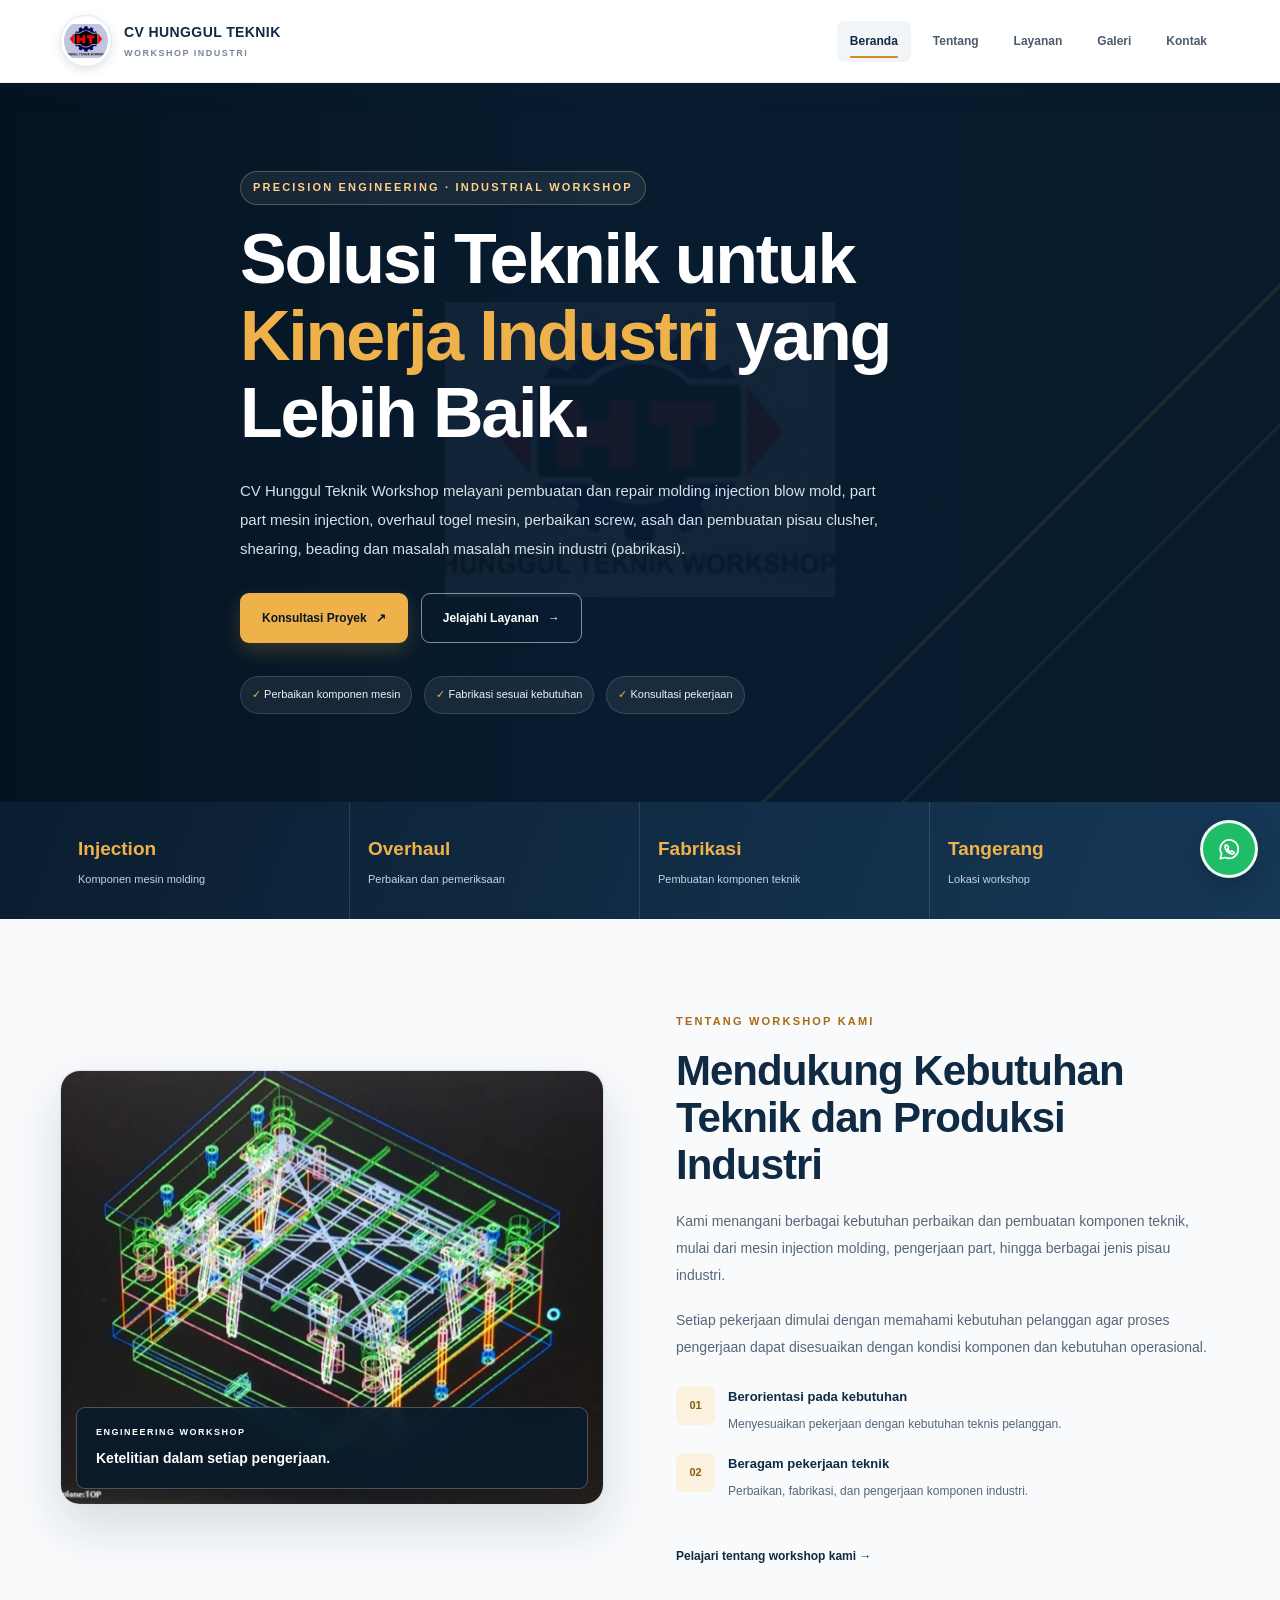
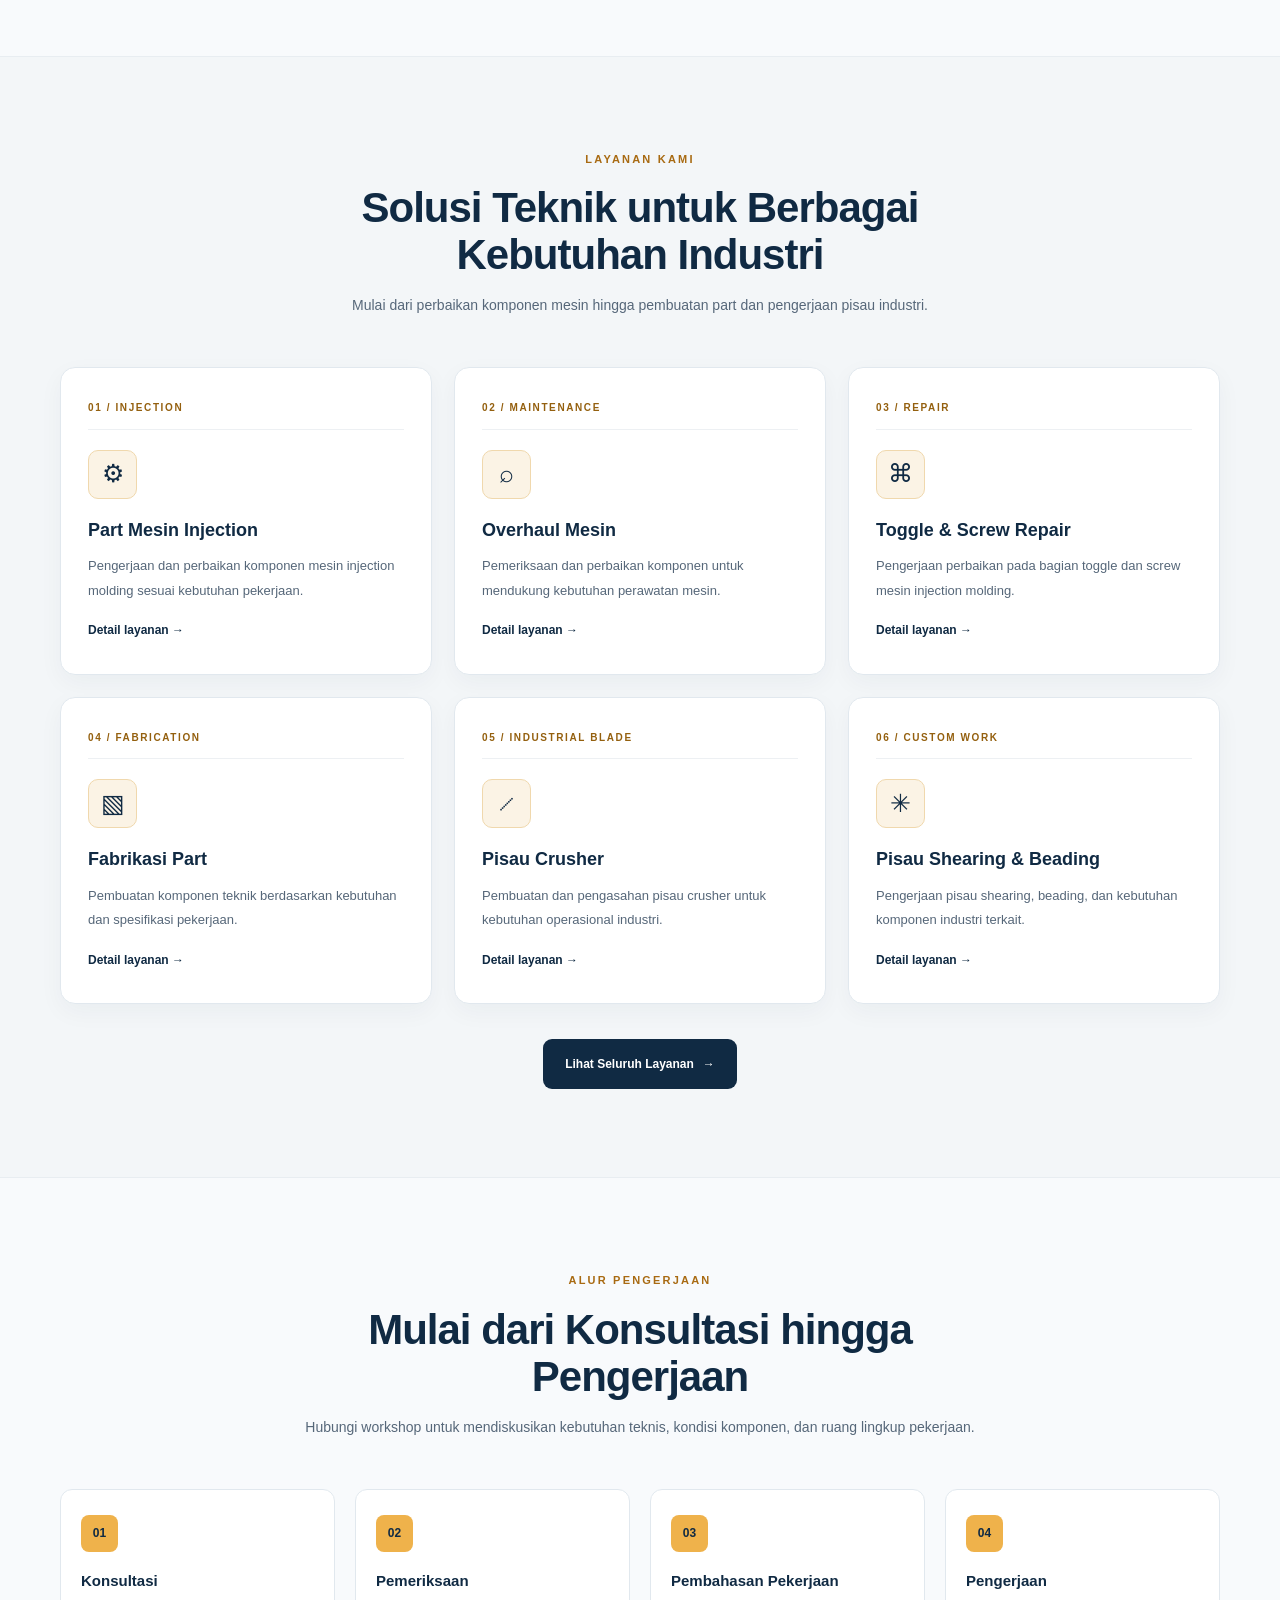
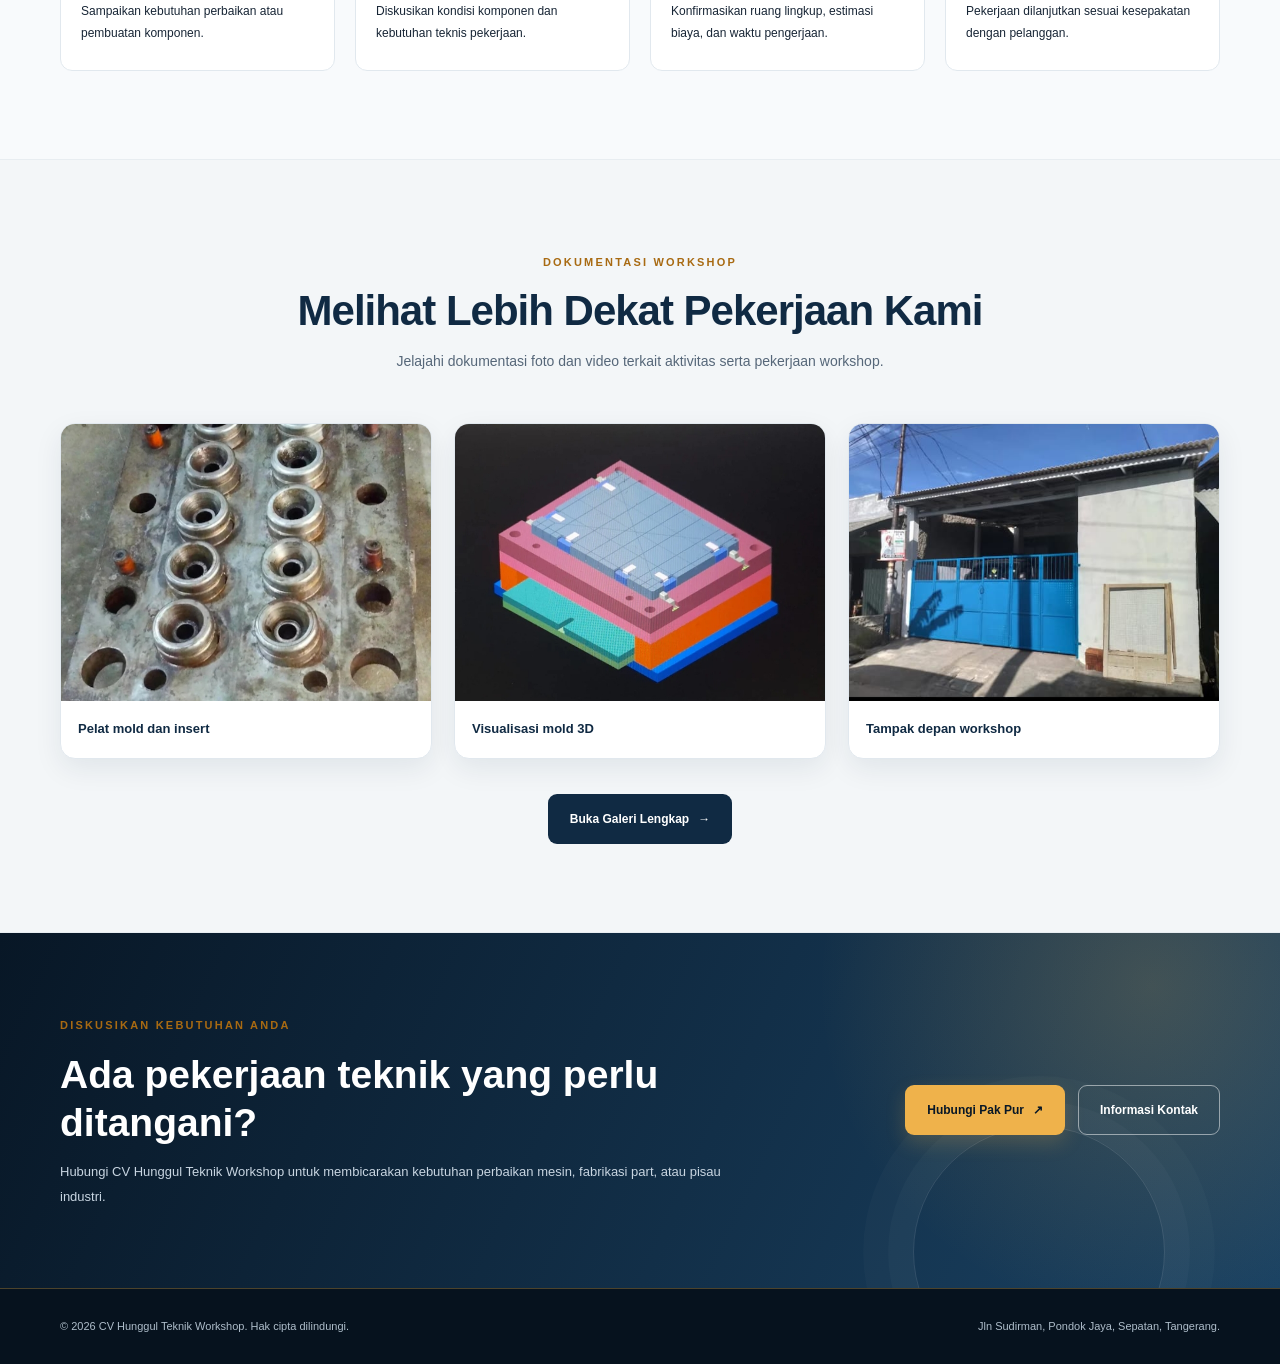
<file: index.html>
<!DOCTYPE html>
<html lang="id">
<head>
  <meta charset="UTF-8">
  <meta name="viewport" content="width=device-width, initial-scale=1.0">

  <meta
    name="description"
    content="CV Hunggul Teknik Workshop melayani perbaikan mesin injection molding, overhaul, toggle repair, screw repair, fabrikasi part, dan pisau industri di Sepatan, Tangerang."
  >

  <meta name="theme-color" content="#091B2C">

  <title>CV Hunggul Teknik Workshop | Industrial Engineering Solutions</title>

  <link rel="stylesheet" href="style.css">
  <script src="script.js" defer></script>
</head>

<body>

  <!-- ================= HEADER ================= -->
  <header class="site-header">
    <div class="container header-inner">

      <a href="index.html" class="brand" aria-label="CV Hunggul Teknik Workshop - Beranda">
        <img class="brand-mark" src="images/logo-hunggul.png" alt="Logo CV Hunggul Teknik Workshop">

        <span>
          <strong>CV HUNGGUL TEKNIK</strong>
          <small>WORKSHOP INDUSTRI</small>
        </span>
      </a>

      <button
        class="nav-toggle"
        type="button"
        aria-label="Buka menu navigasi"
        aria-expanded="false"
        aria-controls="main-navigation"
      >
        <span class="nav-toggle-lines" aria-hidden="true"><span></span><span></span><span></span></span>
      </button>

      <nav class="nav-menu" id="main-navigation" aria-label="Navigasi utama">
        <a class="active" href="index.html" aria-current="page">Beranda</a>
        <a href="tentang.html">Tentang</a>
        <a href="layanan.html">Layanan</a>
        <a href="galeri.html">Galeri</a>
        <a href="kontak.html">Kontak</a>
      </nav>

    </div>
  </header>


  <main>

    <!-- ================= HERO ================= -->
    <section class="hero" id="beranda">
      <div class="container hero-content">

        <span class="eyebrow">
          PRECISION ENGINEERING · INDUSTRIAL WORKSHOP
        </span>

        <h1>
          Solusi Teknik untuk
          <span>Kinerja Industri</span>
          yang Lebih Baik.
        </h1>

        <p>
          CV Hunggul Teknik Workshop melayani pembuatan dan repair molding injection blow mold, part part mesin injection, overhaul togel mesin, perbaikan screw, asah dan pembuatan pisau clusher, shearing, beading dan masalah masalah mesin industri (pabrikasi).
        </p>

        <div class="hero-actions">
          <a
            class="btn btn-primary"
            href="https://wa.me/628170802988?text=Halo%20Pak%20Pur%2C%20saya%20ingin%20konsultasi%20mengenai%20layanan%20CV%20Hunggul%20Teknik%20Workshop."
            target="_blank"
            rel="noopener noreferrer"
          >
            Konsultasi Proyek <span aria-hidden="true">↗</span>
          </a>

          <a class="btn btn-outline" href="layanan.html">
            Jelajahi Layanan <span aria-hidden="true">→</span>
          </a>
        </div>

        <div class="hero-points">
          <span>✓ Perbaikan komponen mesin</span>
          <span>✓ Fabrikasi sesuai kebutuhan</span>
          <span>✓ Konsultasi pekerjaan</span>
        </div>

      </div>
    </section>


    <!-- ================= RINGKASAN LAYANAN ================= -->
    <section class="trust-strip" aria-label="Bidang pekerjaan workshop">
      <div class="container stats-grid">

        <div>
          <strong>Injection</strong>
          <span>Komponen mesin molding</span>
        </div>

        <div>
          <strong>Overhaul</strong>
          <span>Perbaikan dan pemeriksaan</span>
        </div>

        <div>
          <strong>Fabrikasi</strong>
          <span>Pembuatan komponen teknik</span>
        </div>

        <div>
          <strong>Tangerang</strong>
          <span>Lokasi workshop</span>
        </div>

      </div>
    </section>


    <!-- ================= PROFIL WORKSHOP ================= -->
    <section class="section">
      <div class="container about-preview">

        <div class="image-frame">
          <img
            src="images/desain-mold-wireframe.jpeg"
            alt="Visualisasi desain komponen mold industri"
            loading="lazy"
          >

          <div class="image-caption">
            <span class="image-caption-label">ENGINEERING WORKSHOP</span>
            <strong>Ketelitian dalam setiap pengerjaan.</strong>
          </div>
        </div>

        <div class="about-content">

          <span class="eyebrow">TENTANG WORKSHOP KAMI</span>

          <h2>
            Mendukung Kebutuhan Teknik dan Produksi Industri
          </h2>

          <p>
            Kami menangani berbagai kebutuhan perbaikan dan pembuatan
            komponen teknik, mulai dari mesin injection molding,
            pengerjaan part, hingga berbagai jenis pisau industri.
          </p>

          <p>
            Setiap pekerjaan dimulai dengan memahami kebutuhan pelanggan
            agar proses pengerjaan dapat disesuaikan dengan kondisi
            komponen dan kebutuhan operasional.
          </p>

          <div class="about-highlights">

            <div>
              <span class="highlight-icon" aria-hidden="true">01</span>
              <div>
                <strong>Berorientasi pada kebutuhan</strong>
                <p>Menyesuaikan pekerjaan dengan kebutuhan teknis pelanggan.</p>
              </div>
            </div>

            <div>
              <span class="highlight-icon" aria-hidden="true">02</span>
              <div>
                <strong>Beragam pekerjaan teknik</strong>
                <p>Perbaikan, fabrikasi, dan pengerjaan komponen industri.</p>
              </div>
            </div>

          </div>

          <a class="text-link" href="tentang.html">
            Pelajari tentang workshop kami <span aria-hidden="true">→</span>
          </a>

        </div>

      </div>
    </section>


    <!-- ================= LAYANAN UNGGULAN ================= -->
    <section class="section section-muted">
      <div class="container">

        <div class="section-heading">
          <span class="eyebrow">LAYANAN KAMI</span>

          <h2>
            Solusi Teknik untuk Berbagai Kebutuhan Industri
          </h2>

          <p>
            Mulai dari perbaikan komponen mesin hingga pembuatan part
            dan pengerjaan pisau industri.
          </p>
        </div>

        <div class="card-grid">

          <article class="service-card">
            <span class="card-number">01 / INJECTION</span>

            <div class="service-icon" aria-hidden="true">⚙</div>

            <h3>Part Mesin Injection</h3>

            <p>
              Pengerjaan dan perbaikan komponen mesin injection molding
                  sesuai kebutuhan pekerjaan.
            </p>

            <a class="text-link" href="layanan.html">
              Detail layanan <span aria-hidden="true">→</span>
            </a>
          </article>


          <article class="service-card">
            <span class="card-number">02 / MAINTENANCE</span>

            <div class="service-icon" aria-hidden="true">⌕</div>

            <h3>Overhaul Mesin</h3>

            <p>
              Pemeriksaan dan perbaikan komponen untuk mendukung
              kebutuhan perawatan mesin.
            </p>

            <a class="text-link" href="layanan.html">
              Detail layanan <span aria-hidden="true">→</span>
            </a>
          </article>


          <article class="service-card">
            <span class="card-number">03 / REPAIR</span>

            <div class="service-icon" aria-hidden="true">⌘</div>

            <h3>Toggle & Screw Repair</h3>

            <p>
              Pengerjaan perbaikan pada bagian toggle dan screw mesin
              injection molding.
            </p>

            <a class="text-link" href="layanan.html">
              Detail layanan <span aria-hidden="true">→</span>
            </a>
          </article>


          <article class="service-card">
            <span class="card-number">04 / FABRICATION</span>

            <div class="service-icon" aria-hidden="true">▧</div>

            <h3>Fabrikasi Part</h3>

            <p>
              Pembuatan komponen teknik berdasarkan kebutuhan dan
              spesifikasi pekerjaan.
            </p>

            <a class="text-link" href="layanan.html">
              Detail layanan <span aria-hidden="true">→</span>
            </a>
          </article>


          <article class="service-card">
            <span class="card-number">05 / INDUSTRIAL BLADE</span>

            <div class="service-icon" aria-hidden="true">⟋</div>

            <h3>Pisau Crusher</h3>

            <p>
              Pembuatan dan pengasahan pisau crusher untuk kebutuhan
              operasional industri.
            </p>

            <a class="text-link" href="layanan.html">
              Detail layanan <span aria-hidden="true">→</span>
            </a>
          </article>


          <article class="service-card">
            <span class="card-number">06 / CUSTOM WORK</span>

            <div class="service-icon" aria-hidden="true">✳</div>

            <h3>Pisau Shearing & Beading</h3>

            <p>
              Pengerjaan pisau shearing, beading, dan kebutuhan
              komponen industri terkait.
            </p>

            <a class="text-link" href="layanan.html">
              Detail layanan <span aria-hidden="true">→</span>
            </a>
          </article>

        </div>

        <div class="center-action">
          <a href="layanan.html" class="btn btn-dark">
            Lihat Seluruh Layanan <span aria-hidden="true">→</span>
          </a>
        </div>

      </div>
    </section>


    <!-- ================= ALUR KERJA ================= -->
    <section class="section">
      <div class="container">

        <div class="section-heading">
          <span class="eyebrow">ALUR PENGERJAAN</span>

          <h2>Mulai dari Konsultasi hingga Pengerjaan</h2>

          <p>
            Hubungi workshop untuk mendiskusikan kebutuhan teknis,
            kondisi komponen, dan ruang lingkup pekerjaan.
          </p>
        </div>

        <div class="process-grid">

          <article class="process-card">
            <span class="process-number">01</span>
            <h3>Konsultasi</h3>
            <p>Sampaikan kebutuhan perbaikan atau pembuatan komponen.</p>
          </article>

          <article class="process-card">
            <span class="process-number">02</span>
            <h3>Pemeriksaan</h3>
            <p>Diskusikan kondisi komponen dan kebutuhan teknis pekerjaan.</p>
          </article>

          <article class="process-card">
            <span class="process-number">03</span>
            <h3>Pembahasan Pekerjaan</h3>
            <p>Konfirmasikan ruang lingkup, estimasi biaya, dan waktu pengerjaan.</p>
          </article>

          <article class="process-card">
            <span class="process-number">04</span>
            <h3>Pengerjaan</h3>
            <p>Pekerjaan dilanjutkan sesuai kesepakatan dengan pelanggan.</p>
          </article>

        </div>

      </div>
    </section>


    <!-- ================= GALERI PREVIEW ================= -->
    <section class="section section-muted">
      <div class="container">

        <div class="section-heading">
          <span class="eyebrow">DOKUMENTASI WORKSHOP</span>

          <h2>Melihat Lebih Dekat Pekerjaan Kami</h2>

          <p>
            Jelajahi dokumentasi foto dan video terkait aktivitas
            serta pekerjaan workshop.
          </p>
        </div>

        <div class="photo-grid">

          <figure class="photo-card">
            <img
              src="images/pelat-mold-insert.jpeg"
              alt="Pelat mold dengan susunan insert logam yang terpasang"
              loading="lazy"
            >
            <figcaption>Pelat mold dan insert</figcaption>
          </figure>

          <figure class="photo-card">
            <img
              src="images/desain-mold-3d.jpeg"
              alt="Visualisasi tiga dimensi desain mold industri"
              loading="lazy"
            >
            <figcaption>Visualisasi mold 3D</figcaption>
          </figure>

          <figure class="photo-card">
            <img
              src="images/tampak-depan-workshop.jpeg"
              alt="Tampak depan CV Hunggul Teknik Workshop dengan gerbang biru"
              loading="lazy"
            >
            <figcaption>Tampak depan workshop</figcaption>
          </figure>

        </div>

        <div class="center-action">
          <a href="galeri.html" class="btn btn-dark">
            Buka Galeri Lengkap <span aria-hidden="true">→</span>
          </a>
        </div>

      </div>
    </section>


    <!-- ================= CTA ================= -->
    <section class="cta-section">
      <div class="container cta-inner">

        <div>
          <span class="eyebrow">DISKUSIKAN KEBUTUHAN ANDA</span>

          <h2>
            Ada pekerjaan teknik yang perlu ditangani?
          </h2>

          <p>
            Hubungi CV Hunggul Teknik Workshop untuk membicarakan
            kebutuhan perbaikan mesin, fabrikasi part, atau pisau industri.
          </p>
        </div>

        <div class="hero-actions">
          <a
            class="btn btn-primary"
            href="https://wa.me/628170802988?text=Halo%20Pak%20Pur%2C%20saya%20ingin%20bertanya%20mengenai%20layanan%20workshop."
            target="_blank"
            rel="noopener noreferrer"
          >
            Hubungi Pak Pur <span aria-hidden="true">↗</span>
          </a>

          <a class="btn btn-outline" href="kontak.html">
            Informasi Kontak
          </a>
        </div>

      </div>
    </section>

  </main>


  <!-- ================= FOOTER ================= -->
  <footer class="site-footer">
    <div class="container footer-bottom">

      <p>
        © <span class="current-year"></span>
        CV Hunggul Teknik Workshop. Hak cipta dilindungi.
      </p>

      <p>
        <a href="https://maps.app.goo.gl/nXCdHBfNNDm8hnyo6"
           target="_blank" rel="noopener noreferrer">
          Jln Sudirman, Pondok Jaya, Sepatan, Tangerang.
        </a>
      </p>

    </div>
  </footer>


  <!-- ================= WHATSAPP FLOAT ================= -->
  <a
    class="whatsapp-float"
    href="https://wa.me/628170802988?text=Halo%20Pak%20Pur%2C%20saya%20ingin%20konsultasi%20layanan%20workshop."
    target="_blank"
    rel="noopener noreferrer"
    aria-label="Hubungi CV Hunggul Teknik Workshop melalui WhatsApp"
  >
    <svg
      viewBox="0 0 32 32"
      aria-hidden="true"
      focusable="false"
    >
      <path
        d="M16 4.5a11 11 0 0 0-9.4 16.7L5 27l5.9-1.5A11 11 0 1 0 16 4.5Z"
      ></path>
      <path
        d="M12 11.5c.4-.8 1.1-.7 1.5-.1l1.2 1.8c.3.4.2.9-.2 1.3l-.8.8c.8 1.6 2 2.8 3.6 3.6l.8-.8c.4-.4.9-.5 1.3-.2l1.8 1.2c.6.4.7 1.1-.1 1.5-.8.5-1.7.7-2.6.5-3.8-.8-7-4-7.8-7.8-.2-.9 0-1.8.5-2.6Z"
      ></path>
    </svg>
  </a>

</body>
</html>
</file>
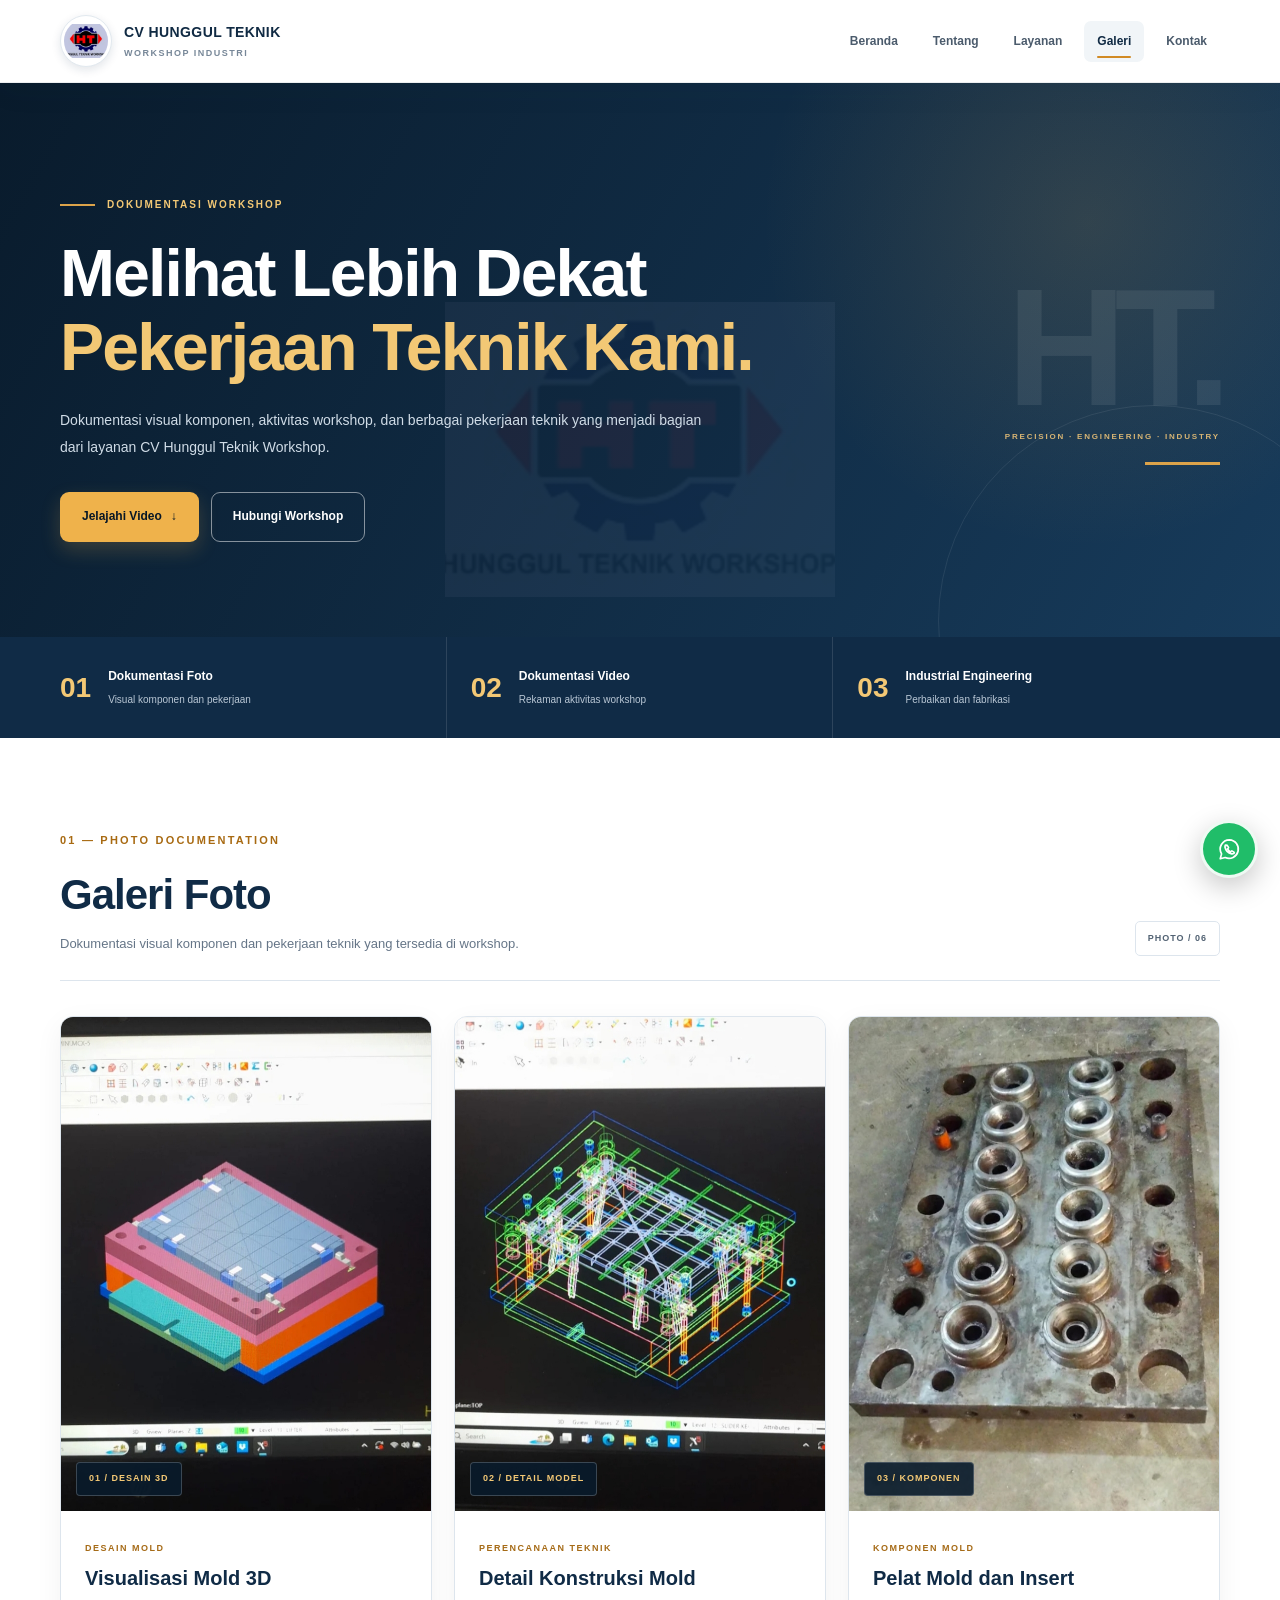
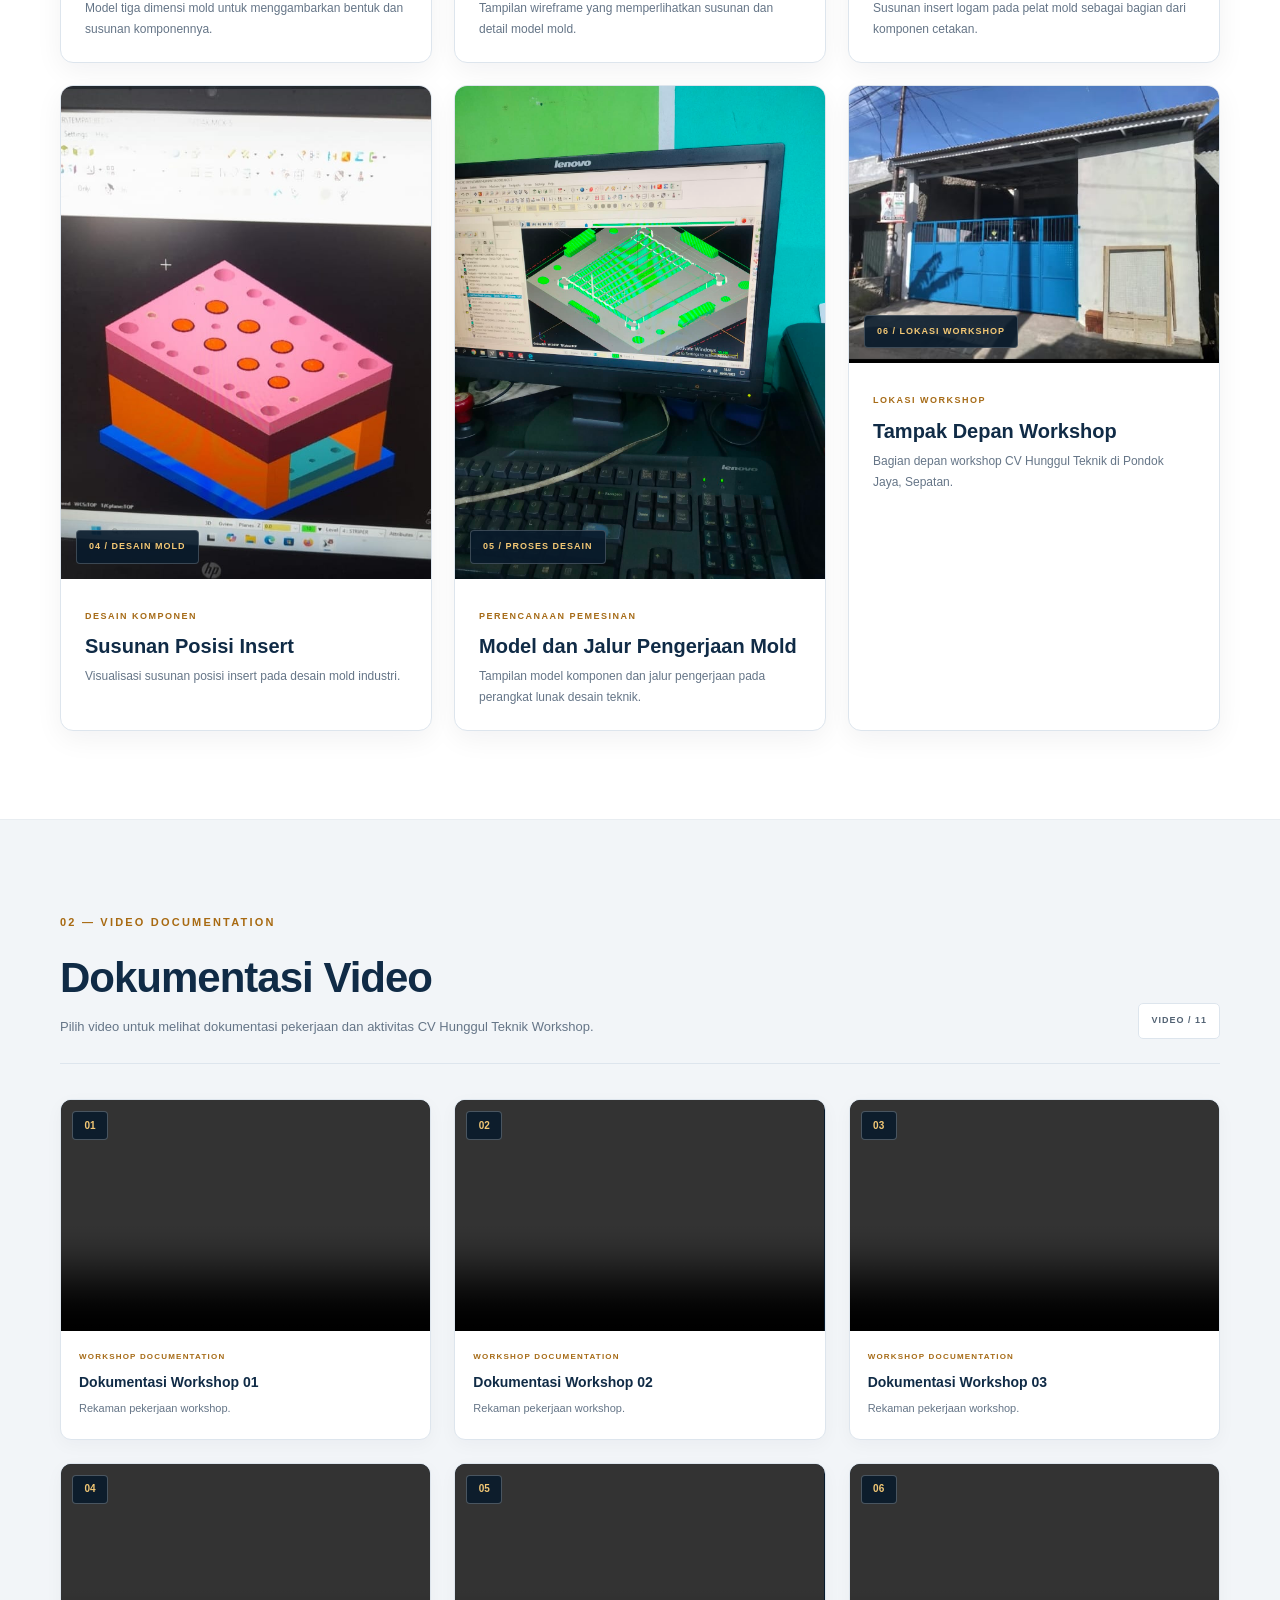
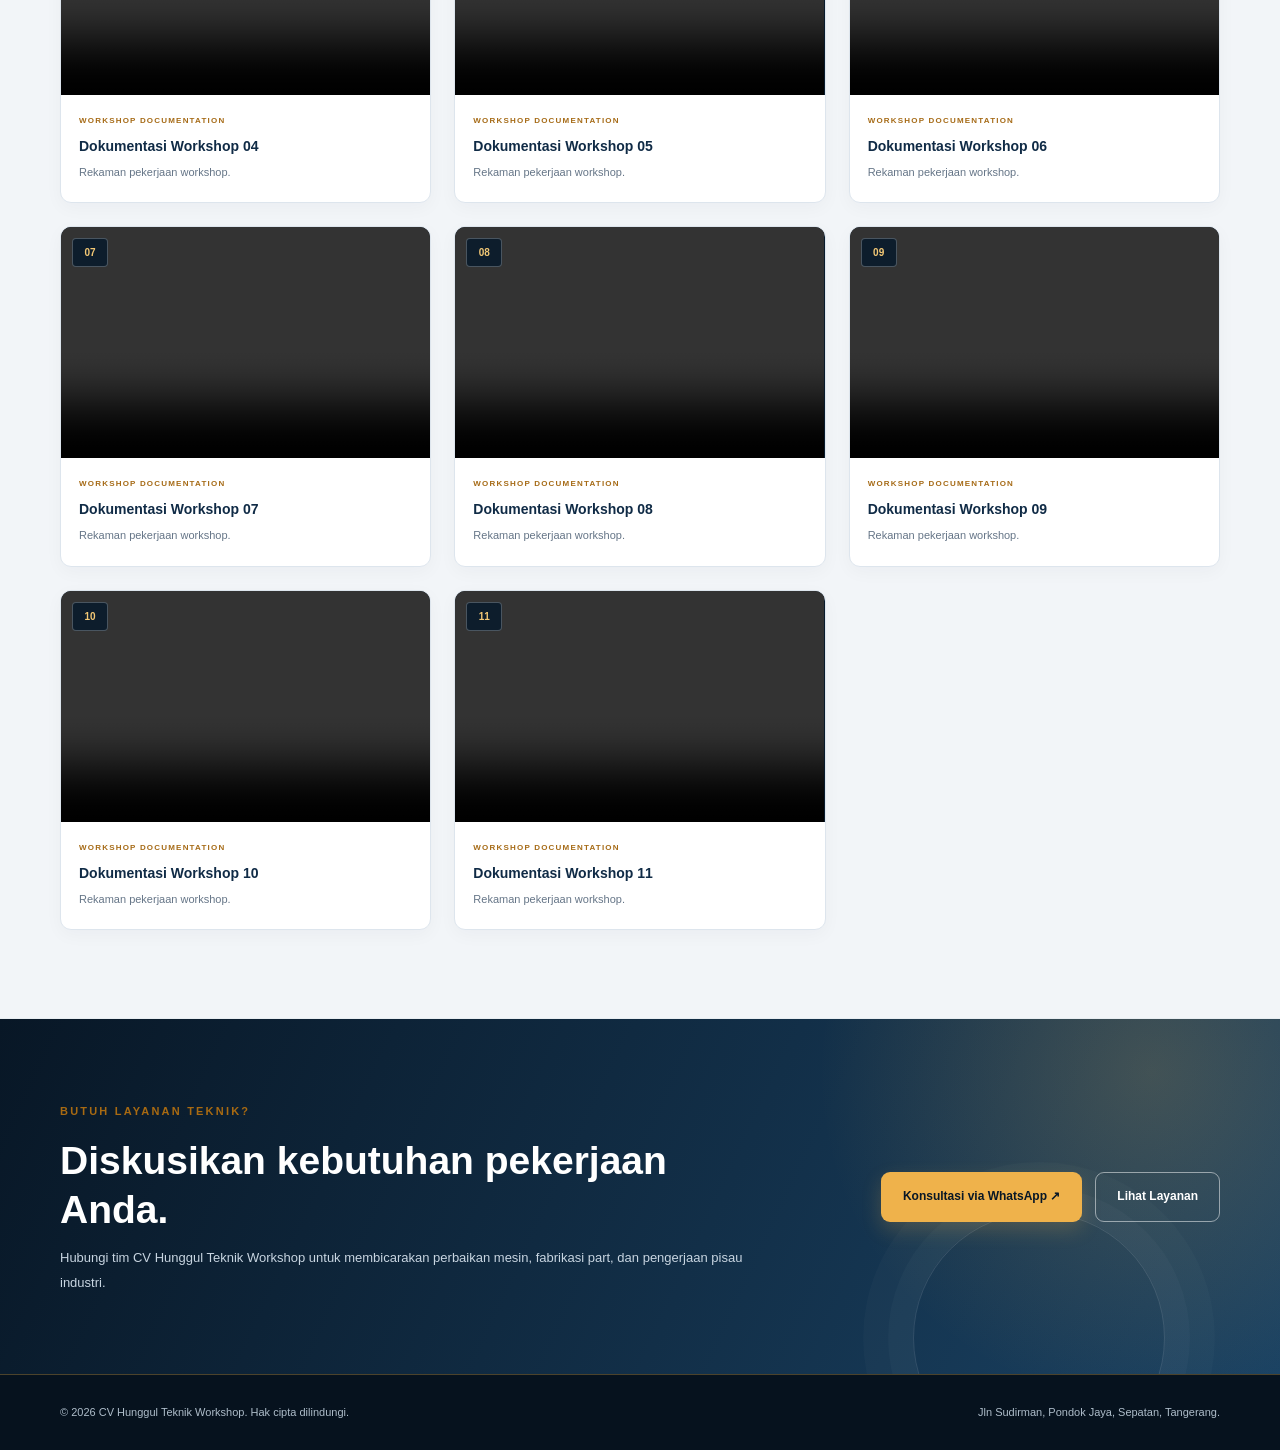
<file: galeri.html>
<!DOCTYPE html>
<html lang="id">
<head>
  <meta charset="UTF-8">
  <meta name="viewport" content="width=device-width, initial-scale=1.0">

  <meta
    name="description"
    content="Galeri foto dan video CV Hunggul Teknik Workshop. Lihat dokumentasi komponen mold, perbaikan mesin injection molding, fabrikasi, dan pekerjaan teknik industri."
  >

  <meta name="theme-color" content="#091B2C">

  <title>Galeri Pekerjaan | CV Hunggul Teknik Workshop</title>

  <link rel="stylesheet" href="style.css">
  <script src="script.js" defer></script>
</head>

<body>

  <!-- ================= HEADER ================= -->
  <header class="site-header">
    <div class="container header-inner">

      <a href="index.html" class="brand" aria-label="CV Hunggul Teknik Workshop - Beranda">
        <img class="brand-mark" src="images/logo-hunggul.png" alt="Logo CV Hunggul Teknik Workshop">

        <span>
          <strong>CV HUNGGUL TEKNIK</strong>
          <small>WORKSHOP INDUSTRI</small>
        </span>
      </a>

      <button
        class="nav-toggle"
        type="button"
        aria-label="Buka menu navigasi"
        aria-expanded="false"
        aria-controls="main-navigation"
      >
        <span class="nav-toggle-lines" aria-hidden="true"><span></span><span></span><span></span></span>
      </button>

      <nav class="nav-menu" id="main-navigation" aria-label="Navigasi utama">
        <a href="index.html">Beranda</a>
        <a href="tentang.html">Tentang</a>
        <a href="layanan.html">Layanan</a>
        <a class="active" href="galeri.html" aria-current="page">Galeri</a>
        <a href="kontak.html">Kontak</a>
      </nav>

    </div>
  </header>


  <main>

    <!-- ================= HERO GALERI ================= -->
    <section class="gallery-hero">
      <div class="container gallery-hero-inner">

        <div class="gallery-hero-content">

          <span class="gallery-eyebrow">
            <span class="gallery-eyebrow-line"></span>
            DOKUMENTASI WORKSHOP
          </span>

          <h1>
            Melihat Lebih Dekat
            <span>Pekerjaan Teknik Kami.</span>
          </h1>

          <p>
            Dokumentasi visual komponen, aktivitas workshop, dan berbagai
            pekerjaan teknik yang menjadi bagian dari layanan
            CV Hunggul Teknik Workshop.
          </p>

          <div class="gallery-hero-actions">
            <a class="btn btn-primary" href="#video">
              Jelajahi Video <span aria-hidden="true">↓</span>
            </a>

            <a class="btn btn-outline" href="kontak.html">
              Hubungi Workshop
            </a>
          </div>

        </div>

        <div class="gallery-hero-side" aria-hidden="true">
          <span class="gallery-side-number">HT.</span>
          <span class="gallery-side-caption">PRECISION · ENGINEERING · INDUSTRY</span>
          <span class="gallery-side-line"></span>
        </div>

      </div>
    </section>


    <!-- ================= INFORMASI GALERI ================= -->
    <section class="gallery-overview">
      <div class="container gallery-overview-inner">

        <div class="gallery-overview-item">
          <span class="gallery-overview-number">01</span>
          <div>
            <strong>Dokumentasi Foto</strong>
            <span>Visual komponen dan pekerjaan</span>
          </div>
        </div>

        <div class="gallery-overview-item">
          <span class="gallery-overview-number">02</span>
          <div>
            <strong>Dokumentasi Video</strong>
            <span>Rekaman aktivitas workshop</span>
          </div>
        </div>

        <div class="gallery-overview-item">
          <span class="gallery-overview-number">03</span>
          <div>
            <strong>Industrial Engineering</strong>
            <span>Perbaikan dan fabrikasi</span>
          </div>
        </div>

      </div>
    </section>


    <!-- ================= GALERI FOTO ================= -->
    <section class="section gallery-section" id="foto">
      <div class="container">

        <div class="gallery-section-heading">

          <div>
            <span class="eyebrow">01 — PHOTO DOCUMENTATION</span>
            <h2>Galeri Foto</h2>
            <p>
              Dokumentasi visual komponen dan pekerjaan teknik
              yang tersedia di workshop.
            </p>
          </div>

          <span class="gallery-section-index">PHOTO / 06</span>

        </div>

        <div class="gallery-photo-grid">

          <figure class="gallery-photo-card">

            <div class="gallery-photo-image">
              <img
                src="images/desain-mold-3d.jpeg"
                alt="Visualisasi tiga dimensi desain mold industri"
                loading="lazy"
              >

              <span class="gallery-photo-tag">01 / DESAIN 3D</span>
            </div>

            <figcaption>
              <div>
                <span class="gallery-card-category">DESAIN MOLD</span>
                <h3>Visualisasi Mold 3D</h3>
                <p>Model tiga dimensi mold untuk menggambarkan bentuk dan susunan komponennya.</p>
              </div>
            </figcaption>

          </figure>

          <figure class="gallery-photo-card">

            <div class="gallery-photo-image">
              <img
                src="images/desain-mold-wireframe.jpeg"
                alt="Tampilan wireframe model mold industri di perangkat desain"
                loading="lazy"
              >

              <span class="gallery-photo-tag">02 / DETAIL MODEL</span>
            </div>

            <figcaption>
              <div>
                <span class="gallery-card-category">PERENCANAAN TEKNIK</span>
                <h3>Detail Konstruksi Mold</h3>
                <p>Tampilan wireframe yang memperlihatkan susunan dan detail model mold.</p>
              </div>
            </figcaption>

          </figure>

          <figure class="gallery-photo-card">

            <div class="gallery-photo-image">
              <img
                src="images/pelat-mold-insert.jpeg"
                alt="Pelat mold dengan susunan insert logam yang terpasang"
                loading="lazy"
              >

              <span class="gallery-photo-tag">03 / KOMPONEN</span>
            </div>

            <figcaption>
              <div>
                <span class="gallery-card-category">KOMPONEN MOLD</span>
                <h3>Pelat Mold dan Insert</h3>
                <p>Susunan insert logam pada pelat mold sebagai bagian dari komponen cetakan.</p>
              </div>
            </figcaption>

          </figure>

          <figure class="gallery-photo-card">

            <div class="gallery-photo-image">
              <img
                src="images/galeri-01.jpg"
                alt="Visualisasi desain mold dengan sejumlah posisi insert"
                loading="lazy"
              >

              <span class="gallery-photo-tag">04 / DESAIN MOLD</span>
            </div>

            <figcaption>
              <div>
                <span class="gallery-card-category">DESAIN KOMPONEN</span>
                <h3>Susunan Posisi Insert</h3>
                <p>Visualisasi susunan posisi insert pada desain mold industri.</p>
              </div>
            </figcaption>

          </figure>

          <figure class="gallery-photo-card">

            <div class="gallery-photo-image">
              <img
                src="images/model-mold-jalur-pengerjaan.jpeg"
                alt="Tampilan model mold dan jalur pengerjaan pada layar komputer"
                loading="lazy"
              >

              <span class="gallery-photo-tag">05 / PROSES DESAIN</span>
            </div>

            <figcaption>
              <div>
                <span class="gallery-card-category">PERENCANAAN PEMESINAN</span>
                <h3>Model dan Jalur Pengerjaan Mold</h3>
                <p>Tampilan model komponen dan jalur pengerjaan pada perangkat lunak desain teknik.</p>
              </div>
            </figcaption>

          </figure>

          <figure class="gallery-photo-card gallery-photo-card-front">

            <div class="gallery-photo-image">
              <img
                src="images/tampak-depan-workshop.jpeg"
                alt="Tampak depan CV Hunggul Teknik Workshop dengan gerbang biru"
                loading="lazy"
              >

              <span class="gallery-photo-tag">06 / LOKASI WORKSHOP</span>
            </div>

            <figcaption>
              <div>
                <span class="gallery-card-category">LOKASI WORKSHOP</span>
                <h3>Tampak Depan Workshop</h3>
                <p>Bagian depan workshop CV Hunggul Teknik di Pondok Jaya, Sepatan.</p>
              </div>
            </figcaption>

          </figure>

        </div>

      </div>
    </section>


    <!-- ================= GALERI VIDEO ================= -->
    <section class="section section-muted gallery-video-section" id="video">
      <div class="container">

        <div class="gallery-section-heading">

          <div>
            <span class="eyebrow">02 — VIDEO DOCUMENTATION</span>
            <h2>Dokumentasi Video</h2>
            <p>
              Pilih video untuk melihat dokumentasi pekerjaan dan
              aktivitas CV Hunggul Teknik Workshop.
            </p>
          </div>

          <span class="gallery-section-index">VIDEO / 11</span>

        </div>


        <!-- VIDEO GRID -->
        <div class="gallery-video-grid">

          <!-- VIDEO 01 -->
          <article class="gallery-video-card">
            <div class="gallery-video-media">
              <video controls preload="metadata" playsinline>
                <source src="videos/WhatsApp Video 2026-11-02 at 13.14.14.mp4" type="video/mp4">
                Browser kamu tidak mendukung pemutaran video.
              </video>
              <span class="gallery-video-number">01</span>
            </div>
            <div class="gallery-video-info">
              <span class="gallery-video-category">WORKSHOP DOCUMENTATION</span>
              <h3>Dokumentasi Workshop 01</h3>
              <p>Rekaman pekerjaan workshop.</p>
            </div>
          </article>


          <!-- VIDEO 02 -->
          <article class="gallery-video-card">
            <div class="gallery-video-media">
              <video controls preload="metadata" playsinline>
                <source src="videos/WhatsApp Video 2026-11-02 at 13.14.15 (1).mp4" type="video/mp4">
                Browser kamu tidak mendukung pemutaran video.
              </video>
              <span class="gallery-video-number">02</span>
            </div>
            <div class="gallery-video-info">
              <span class="gallery-video-category">WORKSHOP DOCUMENTATION</span>
              <h3>Dokumentasi Workshop 02</h3>
              <p>Rekaman pekerjaan workshop.</p>
            </div>
          </article>


          <!-- VIDEO 03 -->
          <article class="gallery-video-card">
            <div class="gallery-video-media">
              <video controls preload="metadata" playsinline>
                <source src="videos/WhatsApp Video 2026-11-02 at 13.14.15.mp4" type="video/mp4">
                Browser kamu tidak mendukung pemutaran video.
              </video>
              <span class="gallery-video-number">03</span>
            </div>
            <div class="gallery-video-info">
              <span class="gallery-video-category">WORKSHOP DOCUMENTATION</span>
              <h3>Dokumentasi Workshop 03</h3>
              <p>Rekaman pekerjaan workshop.</p>
            </div>
          </article>


          <!-- VIDEO 04 -->
          <article class="gallery-video-card">
            <div class="gallery-video-media">
              <video controls preload="metadata" playsinline>
                <source src="videos/WhatsApp Video 2026-11-02 at 13.14.16 (1).mp4" type="video/mp4">
                Browser kamu tidak mendukung pemutaran video.
              </video>
              <span class="gallery-video-number">04</span>
            </div>
            <div class="gallery-video-info">
              <span class="gallery-video-category">WORKSHOP DOCUMENTATION</span>
              <h3>Dokumentasi Workshop 04</h3>
              <p>Rekaman pekerjaan workshop.</p>
            </div>
          </article>


          <!-- VIDEO 05 -->
          <article class="gallery-video-card">
            <div class="gallery-video-media">
              <video controls preload="metadata" playsinline>
                <source src="videos/WhatsApp Video 2026-11-02 at 13.14.16 (3).mp4" type="video/mp4">
                Browser kamu tidak mendukung pemutaran video.
              </video>
              <span class="gallery-video-number">05</span>
            </div>
            <div class="gallery-video-info">
              <span class="gallery-video-category">WORKSHOP DOCUMENTATION</span>
              <h3>Dokumentasi Workshop 05</h3>
              <p>Rekaman pekerjaan workshop.</p>
            </div>
          </article>


          <!-- VIDEO 06 -->
          <article class="gallery-video-card">
            <div class="gallery-video-media">
              <video controls preload="metadata" playsinline>
                <source src="videos/WhatsApp Video 2026-11-02 at 13.14.16 (4).mp4" type="video/mp4">
                Browser kamu tidak mendukung pemutaran video.
              </video>
              <span class="gallery-video-number">06</span>
            </div>
            <div class="gallery-video-info">
              <span class="gallery-video-category">WORKSHOP DOCUMENTATION</span>
              <h3>Dokumentasi Workshop 06</h3>
              <p>Rekaman pekerjaan workshop.</p>
            </div>
          </article>


          <!-- VIDEO 07 -->
          <article class="gallery-video-card">
            <div class="gallery-video-media">
              <video controls preload="metadata" playsinline>
                <source src="videos/WhatsApp Video 2026-11-02 at 13.14.16.mp4" type="video/mp4">
                Browser kamu tidak mendukung pemutaran video.
              </video>
              <span class="gallery-video-number">07</span>
            </div>
            <div class="gallery-video-info">
              <span class="gallery-video-category">WORKSHOP DOCUMENTATION</span>
              <h3>Dokumentasi Workshop 07</h3>
              <p>Rekaman pekerjaan workshop.</p>
            </div>
          </article>


          <!-- VIDEO 08 -->
          <article class="gallery-video-card">
            <div class="gallery-video-media">
              <video controls preload="metadata" playsinline>
                <source src="videos/WhatsApp Video 2026-11-02 at 13.14.28 (1).mp4" type="video/mp4">
                Browser kamu tidak mendukung pemutaran video.
              </video>
              <span class="gallery-video-number">08</span>
            </div>
            <div class="gallery-video-info">
              <span class="gallery-video-category">WORKSHOP DOCUMENTATION</span>
              <h3>Dokumentasi Workshop 08</h3>
              <p>Rekaman pekerjaan workshop.</p>
            </div>
          </article>


          <!-- VIDEO 09 -->
          <article class="gallery-video-card">
            <div class="gallery-video-media">
              <video controls preload="metadata" playsinline>
                <source src="videos/WhatsApp Video 2026-11-02 at 13.14.28 (2).mp4" type="video/mp4">
                Browser kamu tidak mendukung pemutaran video.
              </video>
              <span class="gallery-video-number">09</span>
            </div>
            <div class="gallery-video-info">
              <span class="gallery-video-category">WORKSHOP DOCUMENTATION</span>
              <h3>Dokumentasi Workshop 09</h3>
              <p>Rekaman pekerjaan workshop.</p>
            </div>
          </article>


          <!-- VIDEO 10 -->
          <article class="gallery-video-card">
            <div class="gallery-video-media">
              <video controls preload="metadata" playsinline>
                <source src="videos/WhatsApp Video 2026-11-02 at 13.14.28.mp4" type="video/mp4">
                Browser kamu tidak mendukung pemutaran video.
              </video>
              <span class="gallery-video-number">10</span>
            </div>
            <div class="gallery-video-info">
              <span class="gallery-video-category">WORKSHOP DOCUMENTATION</span>
              <h3>Dokumentasi Workshop 10</h3>
              <p>Rekaman pekerjaan workshop.</p>
            </div>
          </article>


          <!-- VIDEO 11 -->
          <article class="gallery-video-card">
            <div class="gallery-video-media">
              <video controls preload="metadata" playsinline>
                <source src="videos/WhatsApp Video 2026-11-02 at 13.14.29.mp4" type="video/mp4">
                Browser kamu tidak mendukung pemutaran video.
              </video>
              <span class="gallery-video-number">11</span>
            </div>
            <div class="gallery-video-info">
              <span class="gallery-video-category">WORKSHOP DOCUMENTATION</span>
              <h3>Dokumentasi Workshop 11</h3>
              <p>Rekaman pekerjaan workshop.</p>
            </div>
          </article>

        </div>

      </div>
    </section>


    <!-- ================= CTA GALERI ================= -->
    <section class="cta-section">
      <div class="container cta-inner">

        <div>
          <span class="eyebrow">BUTUH LAYANAN TEKNIK?</span>

          <h2>Diskusikan kebutuhan pekerjaan Anda.</h2>

          <p>
            Hubungi tim CV Hunggul Teknik Workshop untuk membicarakan
            perbaikan mesin, fabrikasi part, dan pengerjaan pisau industri.
          </p>
        </div>

        <div class="hero-actions">
          <a
            class="btn btn-primary"
            href="https://wa.me/628170802988?text=Halo%20Pak%20Pur%2C%20saya%20melihat%20galeri%20CV%20Hunggul%20Teknik%20Workshop%20dan%20ingin%20bertanya%20tentang%20layanan."
            target="_blank"
            rel="noopener noreferrer"
          >
            Konsultasi via WhatsApp ↗
          </a>

          <a class="btn btn-outline" href="layanan.html">
            Lihat Layanan
          </a>
        </div>

      </div>
    </section>

  </main>


  <!-- ================= FOOTER ================= -->
  <footer class="site-footer">
    <div class="container footer-bottom">

      <p>
        © <span class="current-year"></span>
        CV Hunggul Teknik Workshop. Hak cipta dilindungi.
      </p>

      <p>
        Jln Sudirman, Pondok Jaya, Sepatan, Tangerang.
      </p>

    </div>
  </footer>


  <!-- ================= WHATSAPP FLOAT ================= -->
  <a
    class="whatsapp-float"
    href="https://wa.me/628170802988"
    target="_blank"
    rel="noopener noreferrer"
    aria-label="Hubungi CV Hunggul Teknik Workshop melalui WhatsApp"
  >
    <svg viewBox="0 0 32 32" aria-hidden="true" focusable="false">
      <path
        d="M16 4.5a11 11 0 0 0-9.4 16.7L5 27l5.9-1.5A11 11 0 1 0 16 4.5Z"
      ></path>
      <path
        d="M12 11.5c.4-.8 1.1-.7 1.5-.1l1.2 1.8c.3.4.2.9-.2 1.3l-.8.8c.8 1.6 2 2.8 3.6 3.6l.8-.8c.4-.4.9-.5 1.3-.2l1.8 1.2c.6.4.7 1.1-.1 1.5-.8.5-1.7.7-2.6.5-3.8-.8-7-4-7.8-7.8-.2-.9 0-1.8.5-2.6Z"
      ></path>
    </svg>
  </a>

</body>
</html>
</file>
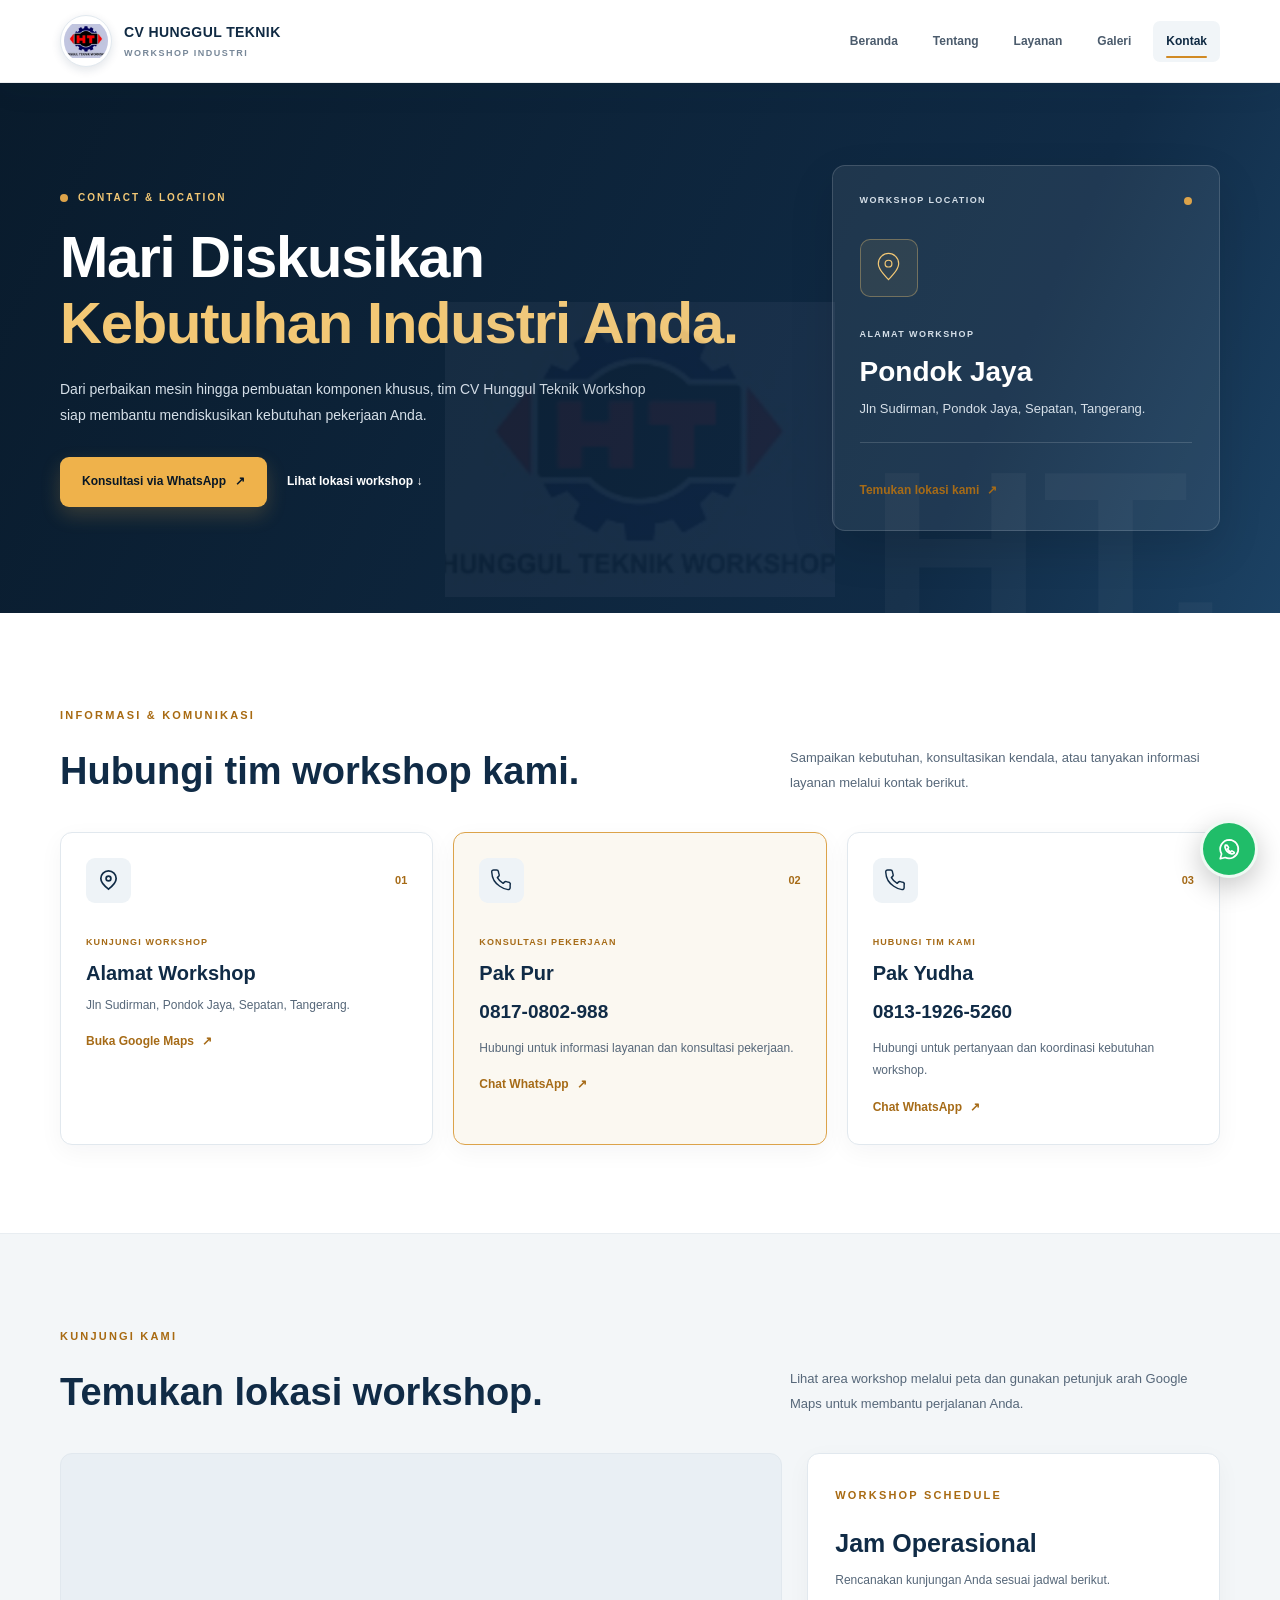
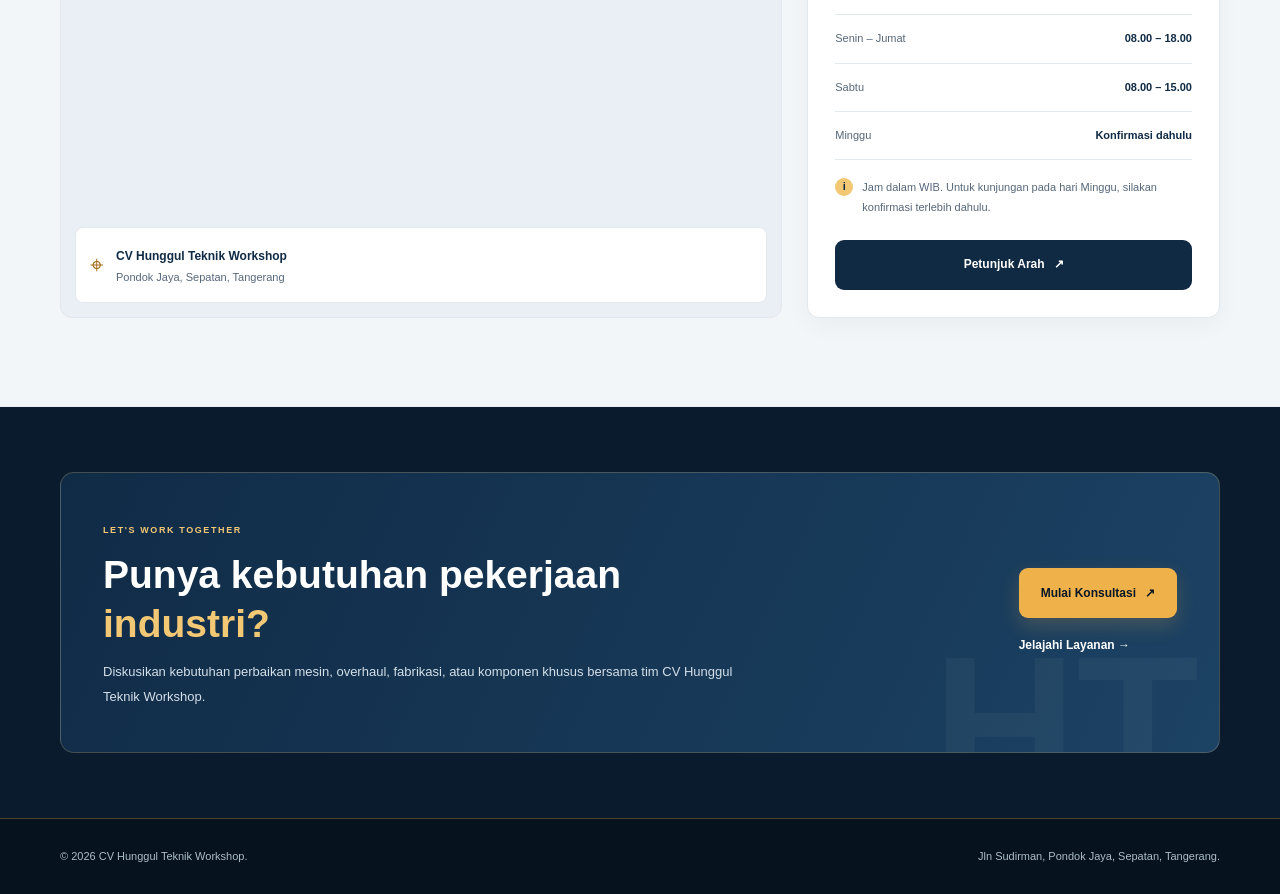
<file: kontak.html>
<!DOCTYPE html>
<html lang="id">
<head>
  <meta charset="UTF-8">
  <meta name="viewport" content="width=device-width, initial-scale=1.0">
  <meta name="theme-color" content="#091B2C">
  <meta name="description" content="Hubungi CV Hunggul Teknik Workshop untuk layanan perbaikan mesin injection molding, fabrikasi, overhaul, dan pembuatan komponen industri di Sepatan, Tangerang.">
  <title>Kontak & Lokasi | CV Hunggul Teknik Workshop</title>
  <link rel="stylesheet" href="style.css">
  <script src="script.js" defer></script>
</head>
<body>

<header class="site-header">
  <div class="container header-inner">
    <a href="index.html" class="brand" aria-label="CV Hunggul Teknik Workshop - Beranda">
      <img class="brand-mark" src="images/logo-hunggul.png" alt="Logo CV Hunggul Teknik Workshop">
      <span>
        <strong>CV HUNGGUL TEKNIK</strong>
        <small>WORKSHOP INDUSTRI</small>
      </span>
    </a>

    <button class="nav-toggle" type="button" aria-label="Buka menu navigasi"
      aria-expanded="false" aria-controls="main-navigation">
      <span class="nav-toggle-lines" aria-hidden="true"><span></span><span></span><span></span></span>
    </button>

    <nav class="nav-menu" id="main-navigation" aria-label="Navigasi utama">
      <a href="index.html">Beranda</a>
      <a href="tentang.html">Tentang</a>
      <a href="layanan.html">Layanan</a>
      <a href="galeri.html">Galeri</a>
      <a class="active" href="kontak.html" aria-current="page">Kontak</a>
    </nav>
  </div>
</header>

<main>

  <!-- HERO KONTAK -->
  <section class="contact-hero">
    <div class="container contact-hero-inner">
      <div class="contact-hero-content">
        <div class="contact-eyebrow">
          <span></span>
          CONTACT & LOCATION
        </div>

        <h1>
          Mari Diskusikan
          <span>Kebutuhan Industri Anda.</span>
        </h1>

        <p>
          Dari perbaikan mesin hingga pembuatan komponen khusus,
          tim CV Hunggul Teknik Workshop siap membantu mendiskusikan
          kebutuhan pekerjaan Anda.
        </p>

        <div class="contact-hero-actions">
          <a class="btn btn-primary"
             href="https://wa.me/628170802988?text=Halo%20CV%20Hunggul%20Teknik%20Workshop%2C%20saya%20ingin%20konsultasi%20pekerjaan."
             target="_blank" rel="noopener noreferrer">
            Konsultasi via WhatsApp <span>↗</span>
          </a>

          <a class="contact-secondary-link" href="#https://maps.app.goo.gl/nXCdHBfNNDm8hnyo6"
             target="_blank" rel="noopener noreferrer">
            Lihat lokasi workshop <span>↓</span>
          </a>
        </div>
      </div>

      <div class="contact-hero-card">
        <div class="contact-hero-card-top">
          <span class="contact-card-label">WORKSHOP LOCATION</span>
          <span class="contact-status-dot"></span>
        </div>

        <div class="contact-location-symbol" aria-hidden="true">
          <svg viewBox="0 0 64 64" fill="none">
            <path d="M32 57S11 37 11 24a21 21 0 1 1 42 0C53 37 32 57 32 57Z"
              stroke="currentColor" stroke-width="2.5"/>
            <circle cx="32" cy="24" r="7"
              stroke="currentColor" stroke-width="2.5"/>
          </svg>
        </div>

        <span class="contact-card-label">ALAMAT WORKSHOP</span>
        <h2>Pondok Jaya</h2>
        <p>Jln Sudirman, Pondok Jaya, Sepatan, Tangerang.</p>

        <div class="contact-card-divider"></div>

        <a href="https://maps.app.goo.gl/nXCdHBfNNDm8hnyo6"
           target="_blank" rel="noopener noreferrer"
           class="contact-map-link">
          Temukan lokasi kami <span>↗</span>
        </a>
      </div>
    </div>

    <div class="contact-hero-decoration" aria-hidden="true">HT.</div>
  </section>

  <!-- INFORMASI KONTAK -->
  <section class="section contact-main-section">
    <div class="container">
      <div class="contact-section-heading">
        <div>
          <span class="eyebrow">INFORMASI & KOMUNIKASI</span>
          <h2>Hubungi tim workshop kami.</h2>
        </div>
        <p>
          Sampaikan kebutuhan, konsultasikan kendala, atau tanyakan
          informasi layanan melalui kontak berikut.
        </p>
      </div>

      <div class="contact-information-grid">

        <article class="contact-info-card">
          <div class="contact-info-top">
            <div class="contact-info-icon" aria-hidden="true">
              <svg viewBox="0 0 24 24" fill="none">
                <path d="M20 10c0 5-8 11-8 11S4 15 4 10a8 8 0 1 1 16 0Z"
                  stroke="currentColor" stroke-width="1.8"/>
                <circle cx="12" cy="10" r="2.5"
                  stroke="currentColor" stroke-width="1.8"/>
              </svg>
            </div>
            <span class="contact-info-number">01</span>
          </div>

          <span class="contact-info-label">KUNJUNGI WORKSHOP</span>
          <h3>Alamat Workshop</h3>
          <p>Jln Sudirman, Pondok Jaya, Sepatan, Tangerang.</p>

          <a class="contact-card-link"
             href="https://maps.app.goo.gl/nXCdHBfNNDm8hnyo6"
             target="_blank" rel="noopener noreferrer">
            Buka Google Maps <span>↗</span>
          </a>
        </article>

        <article class="contact-info-card contact-info-featured">
          <div class="contact-info-top">
            <div class="contact-info-icon" aria-hidden="true">
              <svg viewBox="0 0 24 24" fill="none">
                <path d="M21 16.5v3a2 2 0 0 1-2.2 2A19.8 19.8 0 0 1 10.2 18a19.5 19.5 0 0 1-6-6A19.8 19.8 0 0 1 1.8 3.2 2 2 0 0 1 3.8 1h3a2 2 0 0 1 2 1.7c.1 1 .4 2 .7 2.9a2 2 0 0 1-.5 2.1L7.7 9a16 16 0 0 0 6 6l1.3-1.3a2 2 0 0 1 2.1-.5c.9.3 1.9.6 2.9.7a2 2 0 0 1 1 2.6Z"
                  stroke="currentColor" stroke-width="1.5"
                  stroke-linecap="round" stroke-linejoin="round"/>
              </svg>
            </div>
            <span class="contact-info-number">02</span>
          </div>

          <span class="contact-info-label">KONSULTASI PEKERJAAN</span>
          <h3>Pak Pur</h3>
          <p class="contact-phone-number">0817-0802-988</p>
          <p>Hubungi untuk informasi layanan dan konsultasi pekerjaan.</p>

          <a class="contact-card-link"
             href="https://wa.me/628170802988?text=Halo%20Pak%20Pur%2C%20saya%20ingin%20konsultasi%20pekerjaan."
             target="_blank" rel="noopener noreferrer">
            Chat WhatsApp <span>↗</span>
          </a>
        </article>

        <article class="contact-info-card">
          <div class="contact-info-top">
            <div class="contact-info-icon" aria-hidden="true">
              <svg viewBox="0 0 24 24" fill="none">
                <path d="M21 16.5v3a2 2 0 0 1-2.2 2A19.8 19.8 0 0 1 10.2 18a19.5 19.5 0 0 1-6-6A19.8 19.8 0 0 1 1.8 3.2 2 2 0 0 1 3.8 1h3a2 2 0 0 1 2 1.7c.1 1 .4 2 .7 2.9a2 2 0 0 1-.5 2.1L7.7 9a16 16 0 0 0 6 6l1.3-1.3a2 2 0 0 1 2.1-.5c.9.3 1.9.6 2.9.7a2 2 0 0 1 1 2.6Z"
                  stroke="currentColor" stroke-width="1.5"
                  stroke-linecap="round" stroke-linejoin="round"/>
              </svg>
            </div>
            <span class="contact-info-number">03</span>
          </div>

          <span class="contact-info-label">HUBUNGI TIM KAMI</span>
          <h3>Pak Yudha</h3>
          <p class="contact-phone-number">0813-1926-5260</p>
          <p>Hubungi untuk pertanyaan dan koordinasi kebutuhan workshop.</p>

          <a class="contact-card-link"
             href="https://wa.me/6281319265260?text=Halo%20Pak%20Yudha%2C%20saya%20ingin%20bertanya%20tentang%20layanan%20workshop."
             target="_blank" rel="noopener noreferrer">
            Chat WhatsApp <span>↗</span>
          </a>
        </article>

      </div>
    </div>
  </section>

  <!-- PETA DAN JAM OPERASIONAL -->
  <section class="section section-muted contact-location-section" id="lokasi">
    <div class="container">
      <div class="contact-section-heading">
        <div>
          <span class="eyebrow">KUNJUNGI KAMI</span>
          <h2>Temukan lokasi workshop.</h2>
        </div>
        <p>
          Lihat area workshop melalui peta dan gunakan petunjuk arah
          Google Maps untuk membantu perjalanan Anda.
        </p>
      </div>

      <div class="contact-location-layout">
        <div class="contact-map-wrapper">
          <iframe
            title="Peta lokasi CV Hunggul Teknik Workshop di Pondok Jaya, Sepatan, Tangerang"
            src="https://maps.google.com/maps?q=Bengkel%20Bubut%20Hunggul%20Teknik&t=&z=15&ie=UTF8&iwloc=&output=embed"
            loading="lazy"
            referrerpolicy="no-referrer-when-downgrade"
            allowfullscreen>
          </iframe>
          <div class="contact-map-overlay">
            <span class="contact-map-pin">⌖</span>
            <div>
              <strong>CV Hunggul Teknik Workshop</strong>
              <p>Pondok Jaya, Sepatan, Tangerang</p>
            </div>
          </div>
        </div>

        <aside class="contact-hours-card">
          <span class="eyebrow">WORKSHOP SCHEDULE</span>
          <h3>Jam Operasional</h3>
          <p class="contact-hours-intro">
            Rencanakan kunjungan Anda sesuai jadwal berikut.
          </p>

          <div class="contact-hours-list">
            <div class="contact-hours-row">
              <span>Senin – Jumat</span>
              <strong>08.00 – 18.00</strong>
            </div>
            <div class="contact-hours-row">
              <span>Sabtu</span>
              <strong>08.00 – 15.00</strong>
            </div>
            <div class="contact-hours-row contact-hours-sunday">
              <span>Minggu</span>
              <strong>Konfirmasi dahulu</strong>
            </div>
          </div>

          <p class="contact-hours-note">
            <span>i</span>
            Jam dalam WIB. Untuk kunjungan pada hari Minggu,
            silakan konfirmasi terlebih dahulu.
          </p>

          <a class="btn btn-dark contact-directions-button"
             href="https://maps.app.goo.gl/nXCdHBfNNDm8hnyo6"
             target="_blank" rel="noopener noreferrer">
            Petunjuk Arah <span>↗</span>
          </a>
        </aside>
      </div>
    </div>
  </section>

  <!-- CTA -->
  <section class="contact-cta-section">
    <div class="container">
      <div class="contact-cta-inner">
        <div class="contact-cta-copy">
          <span class="contact-cta-label">LET'S WORK TOGETHER</span>
          <h2>Punya kebutuhan pekerjaan <span>industri?</span></h2>
          <p>
            Diskusikan kebutuhan perbaikan mesin, overhaul, fabrikasi,
            atau komponen khusus bersama tim CV Hunggul Teknik Workshop.
          </p>
        </div>

        <div class="contact-cta-actions">
          <a class="btn btn-primary"
             href="https://wa.me/628170802988?text=Halo%20CV%20Hunggul%20Teknik%20Workshop%2C%20saya%20ingin%20konsultasi%20kebutuhan%20pekerjaan%20industri."
             target="_blank" rel="noopener noreferrer">
            Mulai Konsultasi <span>↗</span>
          </a>
          <a class="contact-cta-secondary" href="layanan.html">
            Jelajahi Layanan <span>→</span>
          </a>
        </div>

        <span class="contact-cta-decoration" aria-hidden="true">HT</span>
      </div>
    </div>
  </section>

</main>

<footer class="site-footer">
  <div class="container footer-bottom">
    <p>© <span class="current-year"></span> CV Hunggul Teknik Workshop.</p>
    <p>Jln Sudirman, Pondok Jaya, Sepatan, Tangerang.</p>
  </div>
</footer>

<a class="whatsapp-float"
   href="https://wa.me/628170802988?text=Halo%20CV%20Hunggul%20Teknik%20Workshop."
   target="_blank" rel="noopener noreferrer"
   aria-label="Hubungi CV Hunggul Teknik Workshop melalui WhatsApp">
  <svg viewBox="0 0 32 32" aria-hidden="true">
    <path d="M16 4.5a11 11 0 0 0-9.4 16.7L5 27l5.9-1.5A11 11 0 1 0 16 4.5Z"></path>
    <path d="M12 11.5c.4-.8 1.1-.7 1.5-.1l1.2 1.8c.3.4.2.9-.2 1.3l-.8.8c.8 1.6 2 2.8 3.6 3.6l.8-.8c.4-.4.9-.5 1.3-.2l1.8 1.2c.6.4.7 1.1-.1 1.5-.8.5-1.7.7-2.6.5-3.8-.8-7-4-7.8-7.8-.2-.9 0-1.8.5-2.6Z"></path>
  </svg>
</a>

</body>
</html>
</file>
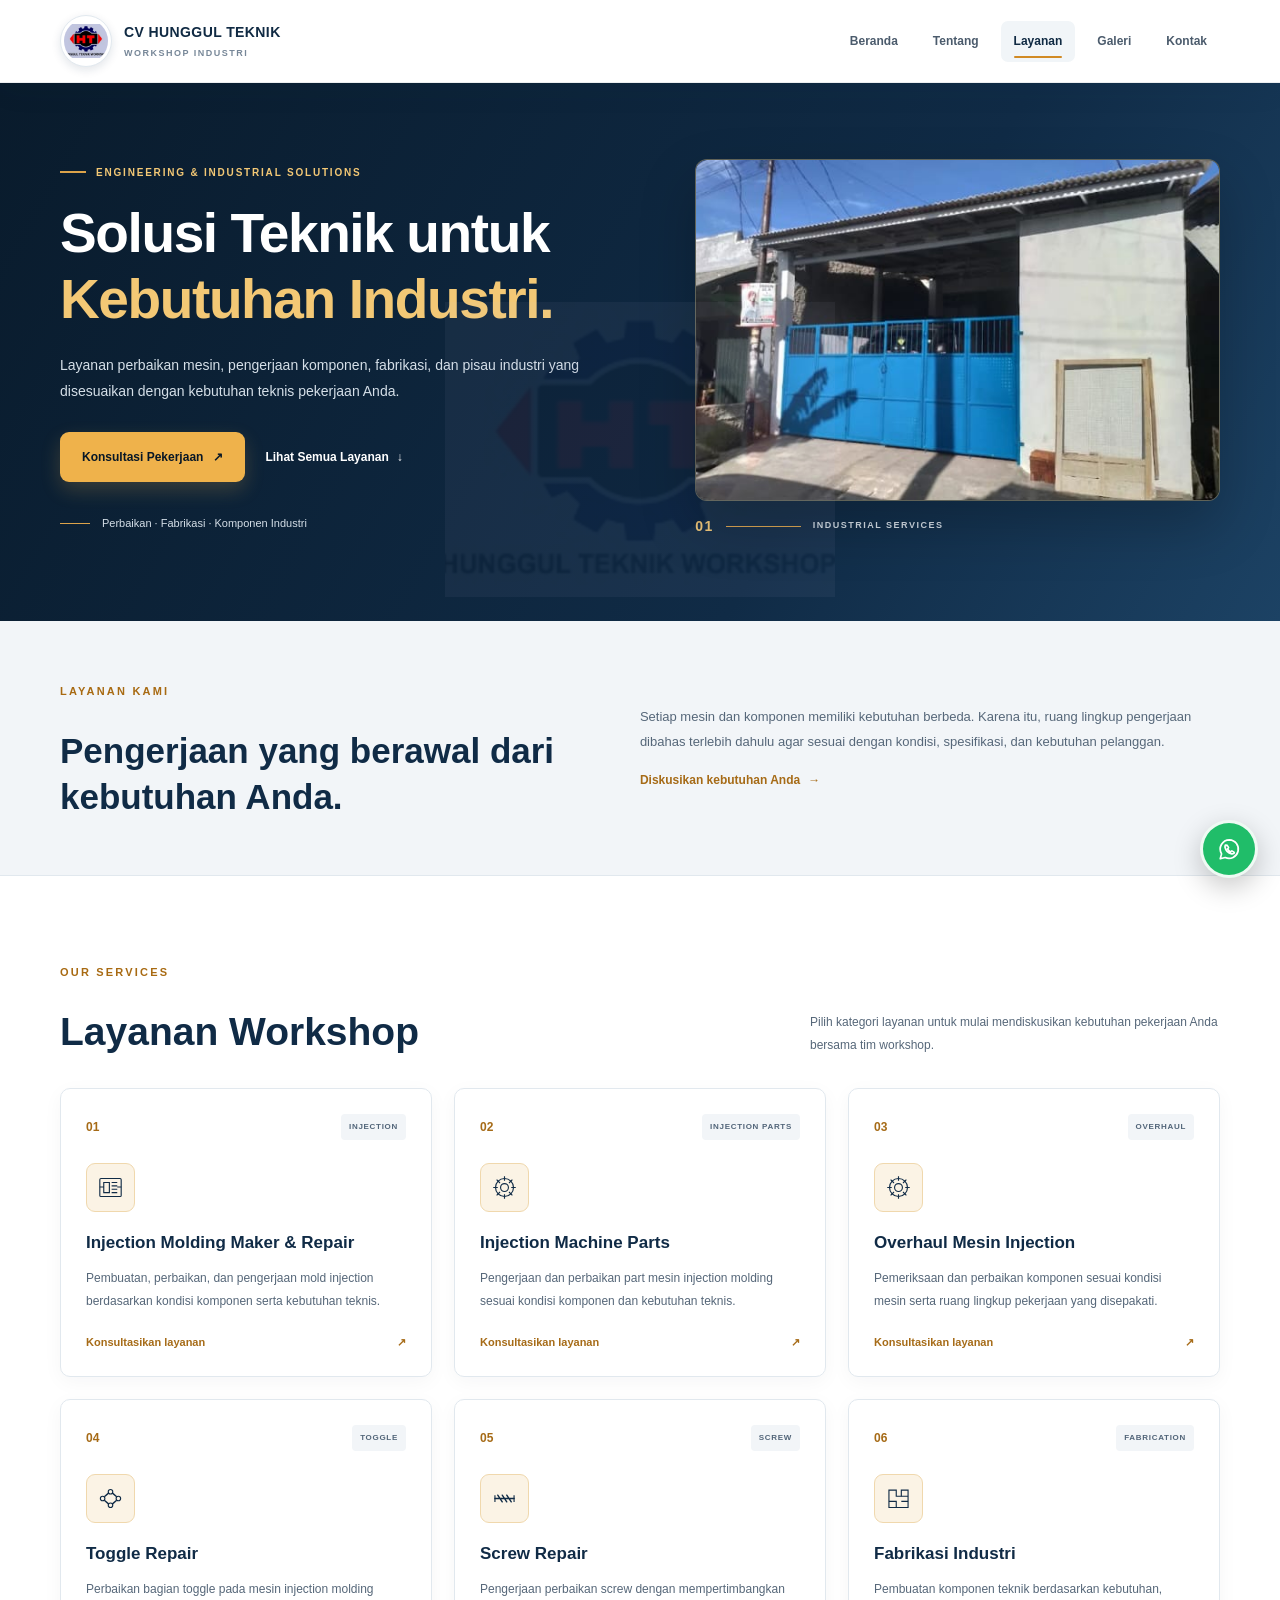
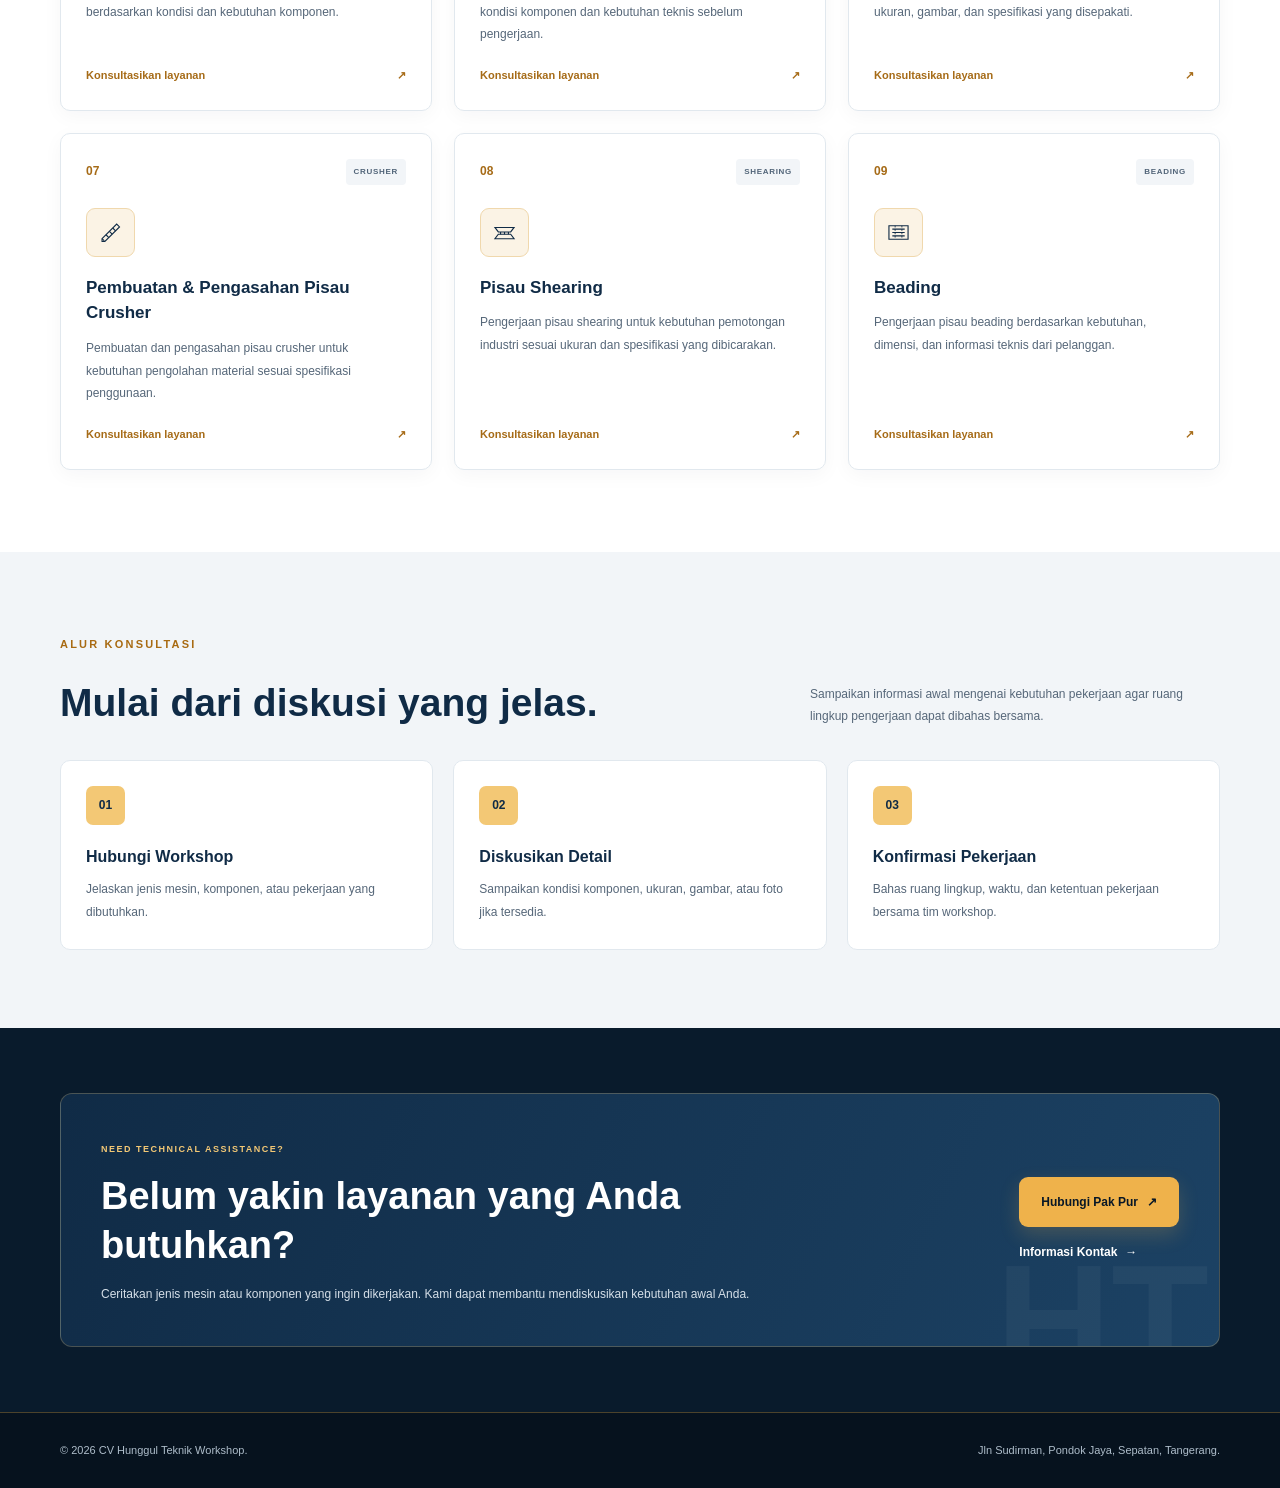
<file: layanan.html>
<!DOCTYPE html>
<html lang="id">
<head>
  <meta charset="UTF-8">
  <meta name="viewport" content="width=device-width, initial-scale=1.0">
  <meta name="theme-color" content="#091B2C">
  <meta name="description" content="Layanan CV Hunggul Teknik Workshop meliputi perbaikan injection molding, overhaul, toggle, screw, fabrikasi part, dan pisau industri.">
  <title>Layanan Teknik Industri | CV Hunggul Teknik Workshop</title>
  <link rel="stylesheet" href="style.css">
  <script src="script.js" defer></script>
</head>
<body>

<header class="site-header">
  <div class="container header-inner">
    <a href="index.html" class="brand" aria-label="CV Hunggul Teknik Workshop">
      <img class="brand-mark" src="images/logo-hunggul.png" alt="Logo CV Hunggul Teknik Workshop">
      <span>
        <strong>CV HUNGGUL TEKNIK</strong>
        <small>WORKSHOP INDUSTRI</small>
      </span>
    </a>

    <button class="nav-toggle" type="button"
      aria-label="Buka menu navigasi" aria-expanded="false"
      aria-controls="main-navigation">
      <span class="nav-toggle-lines" aria-hidden="true"><span></span><span></span><span></span></span>
    </button>

    <nav class="nav-menu" id="main-navigation" aria-label="Navigasi utama">
      <a href="index.html">Beranda</a>
      <a href="tentang.html">Tentang</a>
      <a class="active" href="layanan.html" aria-current="page">Layanan</a>
      <a href="galeri.html">Galeri</a>
      <a href="kontak.html">Kontak</a>
    </nav>
  </div>
</header>

<main>

  <!-- HERO -->
  <section class="service-page-hero">
    <div class="container service-page-hero-inner">
      <div class="service-page-hero-content">
        <div class="service-page-eyebrow">
          <span></span> ENGINEERING & INDUSTRIAL SOLUTIONS
        </div>

        <h1>
          Solusi Teknik untuk
          <span>Kebutuhan Industri.</span>
        </h1>

        <p>
          Layanan perbaikan mesin, pengerjaan komponen, fabrikasi,
          dan pisau industri yang disesuaikan dengan kebutuhan
          teknis pekerjaan Anda.
        </p>

        <div class="service-page-hero-actions">
          <a class="btn btn-primary"
            href="https://wa.me/628170802988?text=Halo%20Pak%20Pur%2C%20saya%20ingin%20konsultasi%20layanan%20CV%20Hunggul%20Teknik%20Workshop."
            target="_blank" rel="noopener noreferrer">
            Konsultasi Pekerjaan <span>↗</span>
          </a>
          <a class="service-page-text-link" href="#daftar-layanan">
            Lihat Semua Layanan <span>↓</span>
          </a>
        </div>

        <div class="service-page-hero-note">
          <span class="service-page-note-line"></span>
          <span>Perbaikan · Fabrikasi · Komponen Industri</span>
        </div>
      </div>

      <div class="service-page-hero-visual">
        <div class="service-page-visual-frame">
          <img
            src="images/tampak-depan-workshop.jpeg"
            alt="Visualisasi desain komponen mold untuk kebutuhan teknik industri"
            fetchpriority="high">
        </div>

        <div class="service-page-visual-index">
          <span>01</span>
          <span class="service-page-index-line"></span>
          <span>INDUSTRIAL SERVICES</span>
        </div>
      </div>
    </div>
  </section>

  <!-- INTRODUCTION -->
  <section class="service-page-intro">
    <div class="container service-page-intro-inner">
      <div class="service-page-intro-title">
        <span class="eyebrow">LAYANAN KAMI</span>
        <h2>Pengerjaan yang berawal dari kebutuhan Anda.</h2>
      </div>
      <div class="service-page-intro-copy">
        <p>
          Setiap mesin dan komponen memiliki kebutuhan berbeda.
          Karena itu, ruang lingkup pengerjaan dibahas terlebih dahulu
          agar sesuai dengan kondisi, spesifikasi, dan kebutuhan pelanggan.
        </p>
        <a href="kontak.html" class="service-page-inline-link">
          Diskusikan kebutuhan Anda <span>→</span>
        </a>
      </div>
    </div>
  </section>

  <!-- SERVICE LIST -->
  <section class="service-page-list-section" id="daftar-layanan">
    <div class="container">
      <div class="service-page-section-heading">
        <div>
          <span class="eyebrow">OUR SERVICES</span>
          <h2>Layanan Workshop</h2>
        </div>
        <p>
          Pilih kategori layanan untuk mulai mendiskusikan
          kebutuhan pekerjaan Anda bersama tim workshop.
        </p>
      </div>

      <div class="service-page-grid">

        <article class="service-page-card">
          <div class="service-page-card-top">
            <span class="service-page-card-number">01</span>
            <span class="service-page-card-tag">INJECTION</span>
          </div>
          <div class="service-page-icon">
            <svg viewBox="0 0 48 48" fill="none" aria-hidden="true">
              <rect x="5" y="8" width="38" height="32" rx="2" stroke="currentColor" stroke-width="2"/>
              <path d="M12 15h10v18H12zM26 15h10M26 21h10M26 27h10M26 33h10M5 23h7M36 23h7" stroke="currentColor" stroke-width="2"/>
            </svg>
          </div>
          <h3>Injection Molding Maker &amp; Repair</h3>
          <p>
            Pembuatan, perbaikan, dan pengerjaan mold injection
            berdasarkan kondisi komponen serta kebutuhan teknis.
          </p>
          <a class="service-page-card-link"
            href="https://wa.me/628170802988?text=Halo%20Pak%20Pur%2C%20saya%20ingin%20konsultasi%20injection%20molding%20maker%20dan%20repair."
            target="_blank" rel="noopener noreferrer">
            Konsultasikan layanan <span>↗</span>
          </a>
        </article>

        <article class="service-page-card">
          <div class="service-page-card-top">
            <span class="service-page-card-number">02</span>
            <span class="service-page-card-tag">INJECTION PARTS</span>
          </div>
          <div class="service-page-icon">
            <svg viewBox="0 0 48 48" fill="none" aria-hidden="true">
              <circle cx="24" cy="24" r="16" stroke="currentColor" stroke-width="2"/>
              <circle cx="24" cy="24" r="7" stroke="currentColor" stroke-width="2"/>
              <path d="M24 4v8M24 36v8M4 24h8M36 24h8M10 10l6 6M32 32l6 6M38 10l-6 6M16 32l-6 6" stroke="currentColor" stroke-width="2"/>
            </svg>
          </div>
          <h3>Injection Machine Parts</h3>
          <p>
            Pengerjaan dan perbaikan part mesin injection molding
            sesuai kondisi komponen dan kebutuhan teknis.
          </p>
          <a class="service-page-card-link"
            href="https://wa.me/628170802988?text=Halo%20Pak%20Pur%2C%20saya%20ingin%20konsultasi%20part%20mesin%20injection."
            target="_blank" rel="noopener noreferrer">
            Konsultasikan layanan <span>↗</span>
          </a>
        </article>

        <article class="service-page-card">
          <div class="service-page-card-top">
            <span class="service-page-card-number">03</span>
            <span class="service-page-card-tag">OVERHAUL</span>
          </div>
          <div class="service-page-icon">
            <svg viewBox="0 0 48 48" fill="none" aria-hidden="true">
              <circle cx="24" cy="24" r="16" stroke="currentColor" stroke-width="2"/>
              <circle cx="24" cy="24" r="7" stroke="currentColor" stroke-width="2"/>
              <path d="M24 4v8M24 36v8M4 24h8M36 24h8M10 10l6 6M32 32l6 6M38 10l-6 6M16 32l-6 6" stroke="currentColor" stroke-width="2"/>
            </svg>
          </div>
          <h3>Overhaul Mesin Injection</h3>
          <p>
            Pemeriksaan dan perbaikan komponen sesuai kondisi mesin
            serta ruang lingkup pekerjaan yang disepakati.
          </p>
          <a class="service-page-card-link"
            href="https://wa.me/628170802988?text=Halo%20Pak%20Pur%2C%20saya%20ingin%20konsultasi%20overhaul%20mesin%20injection."
            target="_blank" rel="noopener noreferrer">
            Konsultasikan layanan <span>↗</span>
          </a>
        </article>

        <article class="service-page-card">
          <div class="service-page-card-top">
            <span class="service-page-card-number">04</span>
            <span class="service-page-card-tag">TOGGLE</span>
          </div>
          <div class="service-page-icon">
            <svg viewBox="0 0 48 48" fill="none" aria-hidden="true">
              <circle cx="10" cy="24" r="4" stroke="currentColor" stroke-width="2"/>
              <circle cx="38" cy="24" r="4" stroke="currentColor" stroke-width="2"/>
              <circle cx="24" cy="12" r="4" stroke="currentColor" stroke-width="2"/>
              <circle cx="24" cy="36" r="4" stroke="currentColor" stroke-width="2"/>
              <path d="M13 21l8-7M27 14l8 7M13 27l8 7M27 34l8-7" stroke="currentColor" stroke-width="2.5"/>
            </svg>
          </div>
          <h3>Toggle Repair</h3>
          <p>
            Perbaikan bagian toggle pada mesin injection molding
            berdasarkan kondisi dan kebutuhan komponen.
          </p>
          <a class="service-page-card-link"
            href="https://wa.me/628170802988?text=Halo%20Pak%20Pur%2C%20saya%20ingin%20konsultasi%20toggle%20repair."
            target="_blank" rel="noopener noreferrer">
            Konsultasikan layanan <span>↗</span>
          </a>
        </article>

        <article class="service-page-card">
          <div class="service-page-card-top">
            <span class="service-page-card-number">05</span>
            <span class="service-page-card-tag">SCREW</span>
          </div>
          <div class="service-page-icon">
            <svg viewBox="0 0 48 48" fill="none" aria-hidden="true">
              <path d="M7 24h34M12 18l8 12M20 18l8 12M28 18l8 12" stroke="currentColor" stroke-width="2.5" stroke-linecap="round"/>
              <path d="M7 18v12M41 18v12" stroke="currentColor" stroke-width="2"/>
            </svg>
          </div>
          <h3>Screw Repair</h3>
          <p>
            Pengerjaan perbaikan screw dengan mempertimbangkan
            kondisi komponen dan kebutuhan teknis sebelum pengerjaan.
          </p>
          <a class="service-page-card-link"
            href="https://wa.me/628170802988?text=Halo%20Pak%20Pur%2C%20saya%20ingin%20konsultasi%20screw%20repair."
            target="_blank" rel="noopener noreferrer">
            Konsultasikan layanan <span>↗</span>
          </a>
        </article>

        <article class="service-page-card">
          <div class="service-page-card-top">
            <span class="service-page-card-number">06</span>
            <span class="service-page-card-tag">FABRICATION</span>
          </div>
          <div class="service-page-icon">
            <svg viewBox="0 0 48 48" fill="none" aria-hidden="true">
              <path d="M7 40V9h13v11h9V9h12v31H7Z" stroke="currentColor" stroke-width="2"/>
              <path d="M7 29h13v11M29 20h12M29 29h12" stroke="currentColor" stroke-width="2"/>
            </svg>
          </div>
          <h3>Fabrikasi Industri</h3>
          <p>
            Pembuatan komponen teknik berdasarkan kebutuhan,
            ukuran, gambar, dan spesifikasi yang disepakati.
          </p>
          <a class="service-page-card-link"
            href="https://wa.me/628170802988?text=Halo%20Pak%20Pur%2C%20saya%20ingin%20konsultasi%20fabrikasi%20dan%20pembuatan%20part."
            target="_blank" rel="noopener noreferrer">
            Konsultasikan layanan <span>↗</span>
          </a>
        </article>

        <article class="service-page-card">
          <div class="service-page-card-top">
            <span class="service-page-card-number">07</span>
            <span class="service-page-card-tag">CRUSHER</span>
          </div>
          <div class="service-page-icon">
            <svg viewBox="0 0 48 48" fill="none" aria-hidden="true">
              <path d="M9 35 35 9l5 5-26 26H9v-5Z" stroke="currentColor" stroke-width="2"/>
              <path d="m16 28 5 5M22 22l5 5M28 16l5 5" stroke="currentColor" stroke-width="2"/>
              <path d="m9 35 4 4" stroke="currentColor" stroke-width="2"/>
            </svg>
          </div>
          <h3>Pembuatan &amp; Pengasahan Pisau Crusher</h3>
          <p>
            Pembuatan dan pengasahan pisau crusher untuk kebutuhan
            pengolahan material sesuai spesifikasi penggunaan.
          </p>
          <a class="service-page-card-link"
            href="https://wa.me/628170802988?text=Halo%20Pak%20Pur%2C%20saya%20ingin%20konsultasi%20pisau%20crusher."
            target="_blank" rel="noopener noreferrer">
            Konsultasikan layanan <span>↗</span>
          </a>
        </article>

        <article class="service-page-card">
          <div class="service-page-card-top">
            <span class="service-page-card-number">08</span>
            <span class="service-page-card-tag">SHEARING</span>
          </div>
          <div class="service-page-icon">
            <svg viewBox="0 0 48 48" fill="none" aria-hidden="true">
              <path d="M7 15h34l-6 8H13l-6-8Z" stroke="currentColor" stroke-width="2"/>
              <path d="M13 27h22l6 8H7l6-8Z" stroke="currentColor" stroke-width="2"/>
              <path d="M17 23v4M24 23v4M31 23v4" stroke="currentColor" stroke-width="2"/>
            </svg>
          </div>
          <h3>Pisau Shearing</h3>
          <p>
            Pengerjaan pisau shearing untuk kebutuhan pemotongan
            industri sesuai ukuran dan spesifikasi yang dibicarakan.
          </p>
          <a class="service-page-card-link"
            href="https://wa.me/628170802988?text=Halo%20Pak%20Pur%2C%20saya%20ingin%20konsultasi%20pisau%20shearing."
            target="_blank" rel="noopener noreferrer">
            Konsultasikan layanan <span>↗</span>
          </a>
        </article>

        <article class="service-page-card">
          <div class="service-page-card-top">
            <span class="service-page-card-number">09</span>
            <span class="service-page-card-tag">BEADING</span>
          </div>
          <div class="service-page-icon">
            <svg viewBox="0 0 48 48" fill="none" aria-hidden="true">
              <path d="M7 12h34v24H7z" stroke="currentColor" stroke-width="2"/>
              <path d="M13 18h22M13 24h22M13 30h22" stroke="currentColor" stroke-width="2"/>
              <path d="M18 12v24M30 12v24" stroke="currentColor" stroke-width="1.5" stroke-dasharray="3 3"/>
            </svg>
          </div>
          <h3>Beading</h3>
          <p>
            Pengerjaan pisau beading berdasarkan kebutuhan,
            dimensi, dan informasi teknis dari pelanggan.
          </p>
          <a class="service-page-card-link"
            href="https://wa.me/628170802988?text=Halo%20Pak%20Pur%2C%20saya%20ingin%20konsultasi%20pisau%20beading."
            target="_blank" rel="noopener noreferrer">
            Konsultasikan layanan <span>↗</span>
          </a>
        </article>

      </div>
    </div>
  </section>

  <!-- WORK PROCESS -->
  <section class="service-page-process-section">
    <div class="container">
      <div class="service-page-section-heading">
        <div>
          <span class="eyebrow">ALUR KONSULTASI</span>
          <h2>Mulai dari diskusi yang jelas.</h2>
        </div>
        <p>
          Sampaikan informasi awal mengenai kebutuhan pekerjaan
          agar ruang lingkup pengerjaan dapat dibahas bersama.
        </p>
      </div>

      <div class="service-page-process-grid">
        <article class="service-page-process-card">
          <span>01</span>
          <h3>Hubungi Workshop</h3>
          <p>Jelaskan jenis mesin, komponen, atau pekerjaan yang dibutuhkan.</p>
        </article>

        <article class="service-page-process-card">
          <span>02</span>
          <h3>Diskusikan Detail</h3>
          <p>Sampaikan kondisi komponen, ukuran, gambar, atau foto jika tersedia.</p>
        </article>

        <article class="service-page-process-card">
          <span>03</span>
          <h3>Konfirmasi Pekerjaan</h3>
          <p>Bahas ruang lingkup, waktu, dan ketentuan pekerjaan bersama tim workshop.</p>
        </article>
      </div>
    </div>
  </section>

  <!-- CTA -->
  <section class="service-page-cta-section">
    <div class="container">
      <div class="service-page-cta">
        <div class="service-page-cta-copy">
          <span class="service-page-cta-label">NEED TECHNICAL ASSISTANCE?</span>
          <h2>Belum yakin layanan yang Anda butuhkan?</h2>
          <p>
            Ceritakan jenis mesin atau komponen yang ingin dikerjakan.
            Kami dapat membantu mendiskusikan kebutuhan awal Anda.
          </p>
        </div>

        <div class="service-page-cta-actions">
          <a class="btn btn-primary"
            href="https://wa.me/628170802988?text=Halo%20Pak%20Pur%2C%20saya%20ingin%20bertanya%20tentang%20layanan%20workshop."
            target="_blank" rel="noopener noreferrer">
            Hubungi Pak Pur <span>↗</span>
          </a>
          <a href="kontak.html" class="service-page-cta-link">
            Informasi Kontak <span>→</span>
          </a>
        </div>
        <span class="service-page-cta-watermark" aria-hidden="true">HT</span>
      </div>
    </div>
  </section>

</main>

<footer class="site-footer">
  <div class="container footer-bottom">
    <p>© <span class="current-year"></span> CV Hunggul Teknik Workshop.</p>
    <p>Jln Sudirman, Pondok Jaya, Sepatan, Tangerang.</p>
  </div>
</footer>

<a class="whatsapp-float"
  href="https://wa.me/628170802988"
  target="_blank" rel="noopener noreferrer"
  aria-label="Hubungi melalui WhatsApp">
  <svg viewBox="0 0 32 32" aria-hidden="true">
    <path d="M16 4.5a11 11 0 0 0-9.4 16.7L5 27l5.9-1.5A11 11 0 1 0 16 4.5Z"></path>
    <path d="M12 11.5c.4-.8 1.1-.7 1.5-.1l1.2 1.8c.3.4.2.9-.2 1.3l-.8.8c.8 1.6 2 2.8 3.6 3.6l.8-.8c.4-.4.9-.5 1.3-.2l1.8 1.2c.6.4.7 1.1-.1 1.5-.8.5-1.7.7-2.6.5-3.8-.8-7-4-7.8-7.8-.2-.9 0-1.8.5-2.6Z"></path>
  </svg>
</a>

</body>
</html>
</file>
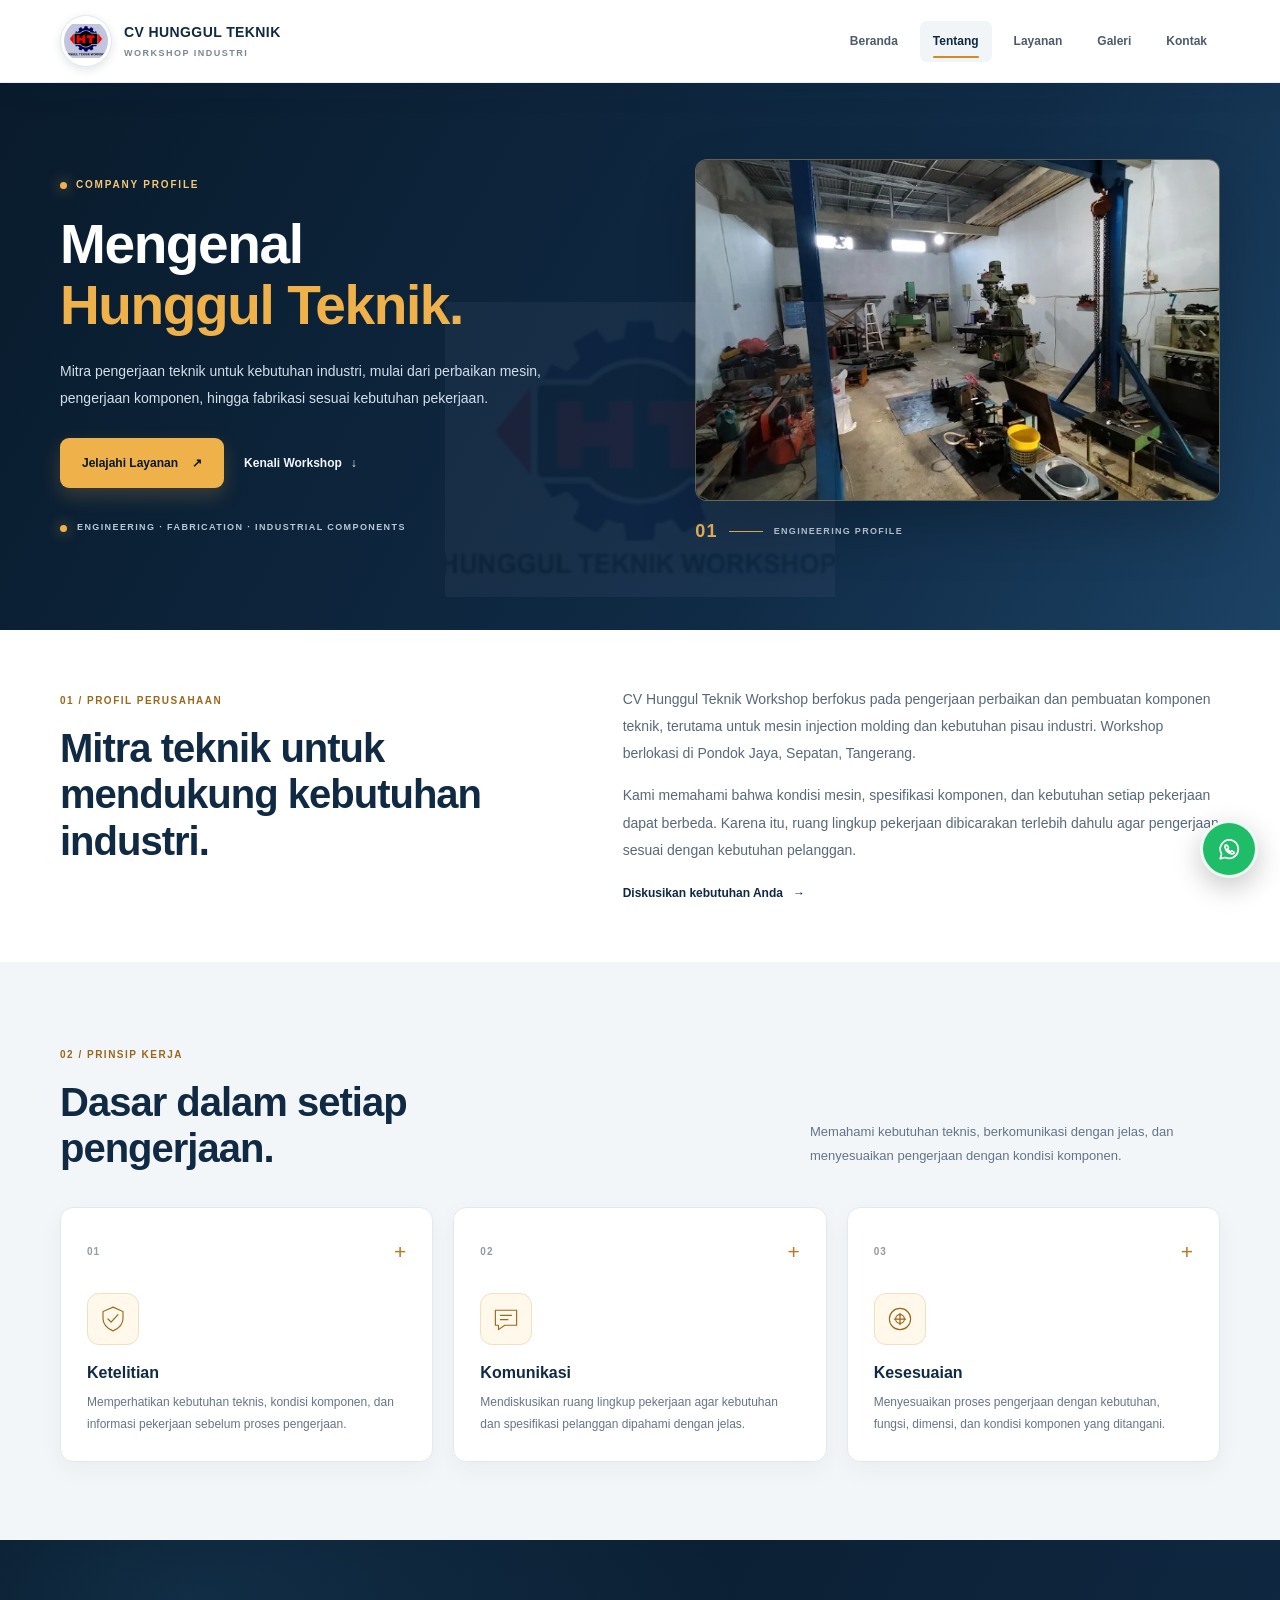
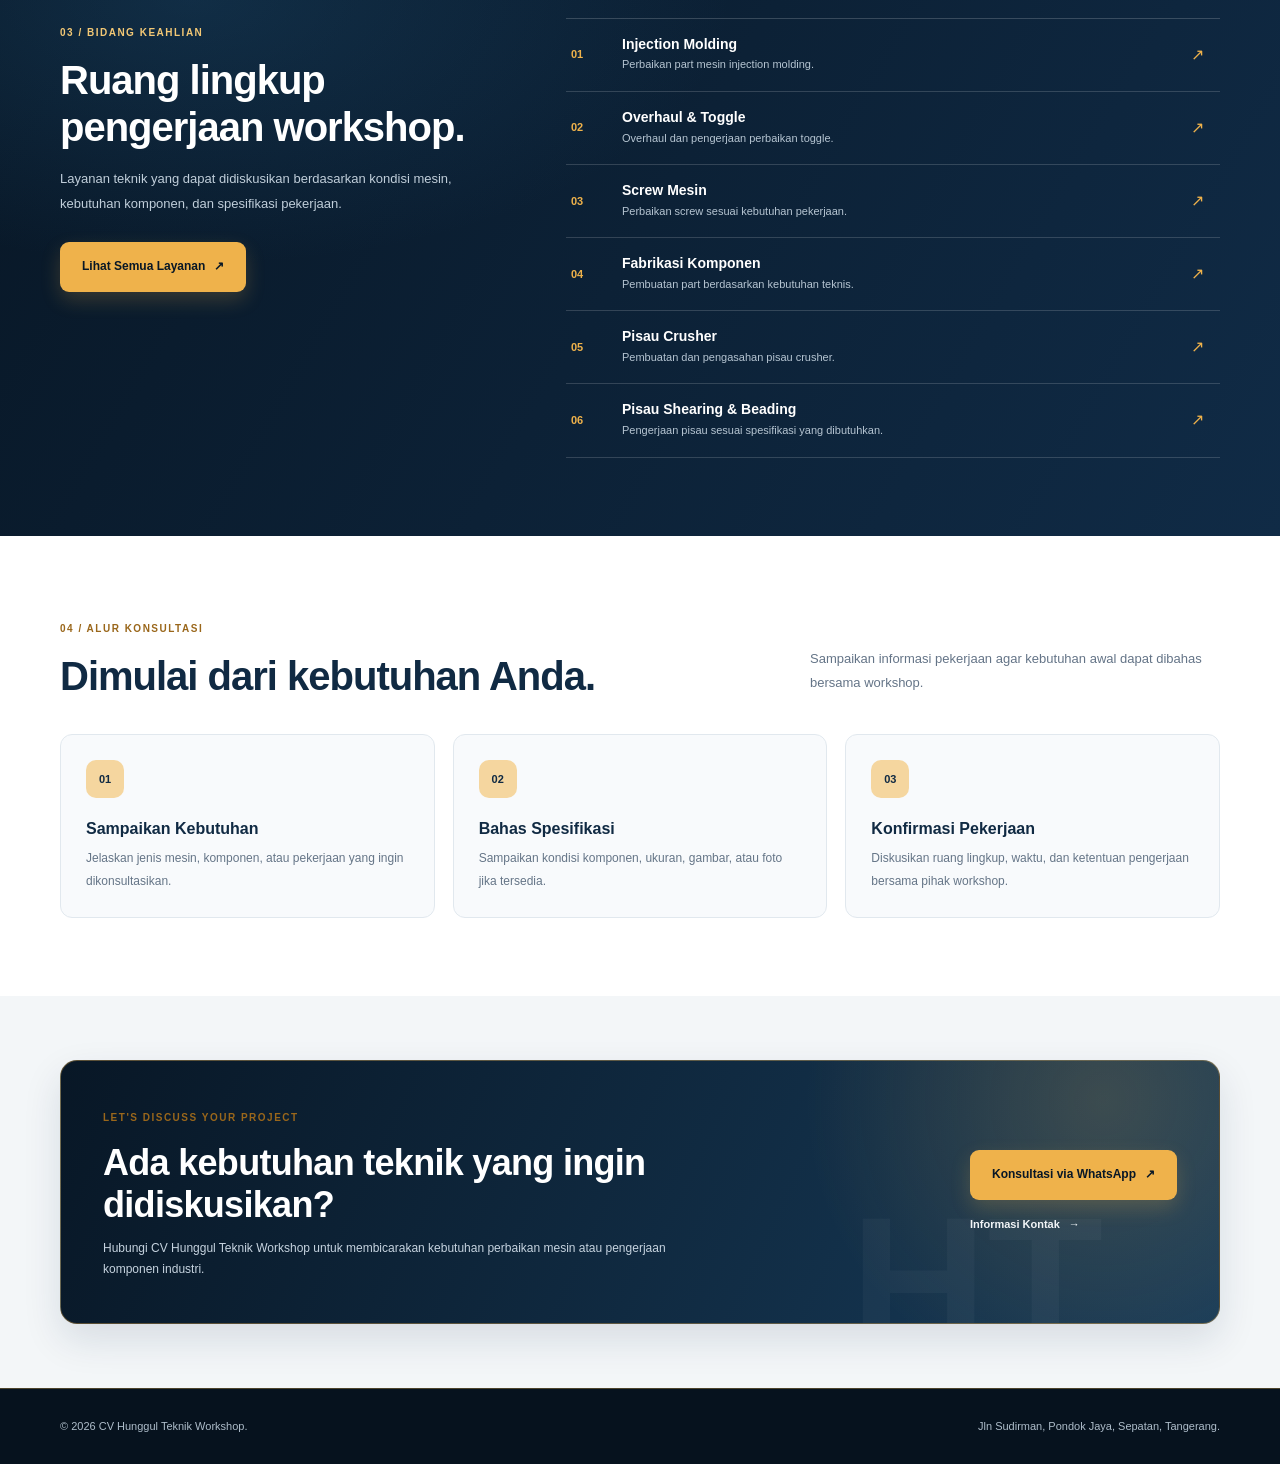
<file: tentang.html>
<!DOCTYPE html>
<html lang="id">
<head>
  <meta charset="UTF-8">
  <meta name="viewport" content="width=device-width, initial-scale=1.0">
  <meta name="theme-color" content="#091B2C">
  <meta name="description" content="Profil CV Hunggul Teknik Workshop, mitra pengerjaan perbaikan mesin injection molding, fabrikasi, dan komponen industri di Sepatan, Tangerang.">
  <title>Tentang Kami | CV Hunggul Teknik Workshop</title>
  <link rel="stylesheet" href="style.css">
  <script src="script.js" defer></script>
</head>
<body>

<header class="site-header">
  <div class="container header-inner">
    <a href="index.html" class="brand" aria-label="CV Hunggul Teknik Workshop">
      <img class="brand-mark" src="images/logo-hunggul.png" alt="Logo CV Hunggul Teknik Workshop">
      <span>
        <strong>CV HUNGGUL TEKNIK</strong>
        <small>WORKSHOP INDUSTRI</small>
      </span>
    </a>

    <button class="nav-toggle" type="button"
      aria-label="Buka menu navigasi" aria-expanded="false"
      aria-controls="main-navigation">
      <span class="nav-toggle-lines" aria-hidden="true"><span></span><span></span><span></span></span>
    </button>

    <nav class="nav-menu" id="main-navigation" aria-label="Navigasi utama">
      <a href="index.html">Beranda</a>
      <a class="active" href="tentang.html" aria-current="page">Tentang</a>
      <a href="layanan.html">Layanan</a>
      <a href="galeri.html">Galeri</a>
      <a href="kontak.html">Kontak</a>
    </nav>
  </div>
</header>

<main>

  <!-- HERO TENTANG KAMI -->
  <section class="about-page-hero">
    <div class="container about-page-hero-inner">

      <div class="about-page-hero-content">
        <div class="about-page-eyebrow">
          <span></span> COMPANY PROFILE
        </div>

        <h1>
          Mengenal
          <span>Hunggul Teknik.</span>
        </h1>

        <p>
          Mitra pengerjaan teknik untuk kebutuhan industri,
          mulai dari perbaikan mesin, pengerjaan komponen,
          hingga fabrikasi sesuai kebutuhan pekerjaan.
        </p>

        <div class="about-page-hero-actions">
          <a class="btn btn-primary" href="layanan.html">
            Jelajahi Layanan <span>↗</span>
          </a>

          <a class="about-page-secondary-link" href="#profil-workshop">
            Kenali Workshop <span>↓</span>
          </a>
        </div>

        <div class="about-page-hero-note">
          <span></span>
          ENGINEERING · FABRICATION · INDUSTRIAL COMPONENTS
        </div>
      </div>

      <div class="about-page-hero-visual">
        <div class="about-page-image-frame">
          <img
            src="images/tempat.jpeg"
            alt="Visualisasi desain komponen mold industri"
            fetchpriority="high">
        </div>

        <div class="about-page-image-index">
          <span>01</span>
          <span></span>
          <small>ENGINEERING PROFILE</small>
        </div>
      </div>

    </div>
  </section>

  <!-- IDENTITAS PERUSAHAAN -->
  <section class="about-page-intro" id="profil-workshop">
    <div class="container about-page-intro-grid">

      <div class="about-page-intro-heading">
        <span class="about-page-label">01 / PROFIL PERUSAHAAN</span>
        <h2>Mitra teknik untuk mendukung kebutuhan industri.</h2>
      </div>

      <div class="about-page-intro-copy">
        <p>
          CV Hunggul Teknik Workshop berfokus pada pengerjaan
          perbaikan dan pembuatan komponen teknik, terutama untuk
          mesin injection molding dan kebutuhan pisau industri.
          Workshop berlokasi di Pondok Jaya, Sepatan, Tangerang.
        </p>

        <p>
          Kami memahami bahwa kondisi mesin, spesifikasi komponen,
          dan kebutuhan setiap pekerjaan dapat berbeda. Karena itu,
          ruang lingkup pekerjaan dibicarakan terlebih dahulu agar
          pengerjaan sesuai dengan kebutuhan pelanggan.
        </p>

        <a href="kontak.html" class="about-page-text-link">
          Diskusikan kebutuhan Anda <span>→</span>
        </a>
      </div>

    </div>
  </section>

  <!-- PRINSIP KERJA -->
  <section class="about-page-principles">
    <div class="container">

      <div class="about-page-section-heading">
        <div>
          <span class="about-page-label">02 / PRINSIP KERJA</span>
          <h2>Dasar dalam setiap pengerjaan.</h2>
        </div>

        <p>
          Memahami kebutuhan teknis, berkomunikasi dengan jelas,
          dan menyesuaikan pengerjaan dengan kondisi komponen.
        </p>
      </div>

      <div class="about-page-principle-grid">

        <article class="about-page-principle-card">
          <div class="about-page-principle-top">
            <span class="about-page-principle-number">01</span>
            <span class="about-page-principle-symbol">+</span>
          </div>

          <div class="about-page-principle-icon">
            <svg viewBox="0 0 48 48" fill="none" aria-hidden="true">
              <path d="M24 5 40 12v11c0 10-7 16-16 20C15 39 8 33 8 23V12L24 5Z"
                stroke="currentColor" stroke-width="1.8"/>
              <path d="m16 24 5 5 11-12"
                stroke="currentColor" stroke-width="2"
                stroke-linecap="round" stroke-linejoin="round"/>
            </svg>
          </div>

          <h3>Ketelitian</h3>
          <p>
            Memperhatikan kebutuhan teknis, kondisi komponen,
            dan informasi pekerjaan sebelum proses pengerjaan.
          </p>
        </article>

        <article class="about-page-principle-card">
          <div class="about-page-principle-top">
            <span class="about-page-principle-number">02</span>
            <span class="about-page-principle-symbol">+</span>
          </div>

          <div class="about-page-principle-icon">
            <svg viewBox="0 0 48 48" fill="none" aria-hidden="true">
              <path d="M7 10h34v24H22l-10 7v-7H7V10Z"
                stroke="currentColor" stroke-width="1.8"
                stroke-linejoin="round"/>
              <path d="M15 18h18M15 25h12"
                stroke="currentColor" stroke-width="2"
                stroke-linecap="round"/>
            </svg>
          </div>

          <h3>Komunikasi</h3>
          <p>
            Mendiskusikan ruang lingkup pekerjaan agar kebutuhan
            dan spesifikasi pelanggan dipahami dengan jelas.
          </p>
        </article>

        <article class="about-page-principle-card">
          <div class="about-page-principle-top">
            <span class="about-page-principle-number">03</span>
            <span class="about-page-principle-symbol">+</span>
          </div>

          <div class="about-page-principle-icon">
            <svg viewBox="0 0 48 48" fill="none" aria-hidden="true">
              <circle cx="24" cy="24" r="17"
                stroke="currentColor" stroke-width="1.8"/>
              <path d="M15 24h18M24 15v18"
                stroke="currentColor" stroke-width="2"
                stroke-linecap="round"/>
              <circle cx="24" cy="24" r="7"
                stroke="currentColor" stroke-width="1.8"/>
            </svg>
          </div>

          <h3>Kesesuaian</h3>
          <p>
            Menyesuaikan proses pengerjaan dengan kebutuhan,
            fungsi, dimensi, dan kondisi komponen yang ditangani.
          </p>
        </article>

      </div>
    </div>
  </section>

  <!-- BIDANG KEAHLIAN -->
  <section class="about-page-expertise">
    <div class="container about-page-expertise-grid">

      <div class="about-page-expertise-heading">
        <span class="about-page-label">03 / BIDANG KEAHLIAN</span>
        <h2>Ruang lingkup pengerjaan workshop.</h2>

        <p>
          Layanan teknik yang dapat didiskusikan berdasarkan
          kondisi mesin, kebutuhan komponen, dan spesifikasi pekerjaan.
        </p>

        <a class="btn btn-primary" href="layanan.html">
          Lihat Semua Layanan <span>↗</span>
        </a>
      </div>

      <div class="about-page-expertise-list">

        <div class="about-page-expertise-item">
          <span>01</span>
          <div>
            <h3>Injection Molding</h3>
            <p>Perbaikan part mesin injection molding.</p>
          </div>
          <span class="about-page-expertise-arrow">↗</span>
        </div>

        <div class="about-page-expertise-item">
          <span>02</span>
          <div>
            <h3>Overhaul & Toggle</h3>
            <p>Overhaul dan pengerjaan perbaikan toggle.</p>
          </div>
          <span class="about-page-expertise-arrow">↗</span>
        </div>

        <div class="about-page-expertise-item">
          <span>03</span>
          <div>
            <h3>Screw Mesin</h3>
            <p>Perbaikan screw sesuai kebutuhan pekerjaan.</p>
          </div>
          <span class="about-page-expertise-arrow">↗</span>
        </div>

        <div class="about-page-expertise-item">
          <span>04</span>
          <div>
            <h3>Fabrikasi Komponen</h3>
            <p>Pembuatan part berdasarkan kebutuhan teknis.</p>
          </div>
          <span class="about-page-expertise-arrow">↗</span>
        </div>

        <div class="about-page-expertise-item">
          <span>05</span>
          <div>
            <h3>Pisau Crusher</h3>
            <p>Pembuatan dan pengasahan pisau crusher.</p>
          </div>
          <span class="about-page-expertise-arrow">↗</span>
        </div>

        <div class="about-page-expertise-item">
          <span>06</span>
          <div>
            <h3>Pisau Shearing & Beading</h3>
            <p>Pengerjaan pisau sesuai spesifikasi yang dibutuhkan.</p>
          </div>
          <span class="about-page-expertise-arrow">↗</span>
        </div>

      </div>
    </div>
  </section>

  <!-- ALUR KERJA -->
  <section class="about-page-process">
    <div class="container">

      <div class="about-page-section-heading">
        <div>
          <span class="about-page-label">04 / ALUR KONSULTASI</span>
          <h2>Dimulai dari kebutuhan Anda.</h2>
        </div>

        <p>
          Sampaikan informasi pekerjaan agar kebutuhan awal
          dapat dibahas bersama workshop.
        </p>
      </div>

      <div class="about-page-process-grid">

        <article class="about-page-process-card">
          <span>01</span>
          <h3>Sampaikan Kebutuhan</h3>
          <p>
            Jelaskan jenis mesin, komponen, atau pekerjaan
            yang ingin dikonsultasikan.
          </p>
        </article>

        <article class="about-page-process-card">
          <span>02</span>
          <h3>Bahas Spesifikasi</h3>
          <p>
            Sampaikan kondisi komponen, ukuran, gambar,
            atau foto jika tersedia.
          </p>
        </article>

        <article class="about-page-process-card">
          <span>03</span>
          <h3>Konfirmasi Pekerjaan</h3>
          <p>
            Diskusikan ruang lingkup, waktu, dan ketentuan
            pengerjaan bersama pihak workshop.
          </p>
        </article>

      </div>
    </div>
  </section>

  <!-- CTA -->
  <section class="about-page-cta">
    <div class="container">
      <div class="about-page-cta-inner">

        <div class="about-page-cta-copy">
          <span class="about-page-label">LET'S DISCUSS YOUR PROJECT</span>
          <h2>Ada kebutuhan teknik yang ingin didiskusikan?</h2>
          <p>
            Hubungi CV Hunggul Teknik Workshop untuk membicarakan
            kebutuhan perbaikan mesin atau pengerjaan komponen industri.
          </p>
        </div>

        <div class="about-page-cta-actions">
          <a class="btn btn-primary"
             href="https://wa.me/628170802988?text=Halo%20Pak%20Pur%2C%20saya%20ingin%20konsultasi%20pekerjaan%20teknik."
             target="_blank" rel="noopener noreferrer">
            Konsultasi via WhatsApp <span>↗</span>
          </a>

          <a class="about-page-cta-secondary" href="kontak.html">
            Informasi Kontak <span>→</span>
          </a>
        </div>

        <span class="about-page-cta-watermark" aria-hidden="true">HT</span>
      </div>
    </div>
  </section>

</main>

<footer class="site-footer">
  <div class="container footer-bottom">
    <p>© <span class="current-year"></span> CV Hunggul Teknik Workshop.</p>
    <p>Jln Sudirman, Pondok Jaya, Sepatan, Tangerang.</p>
  </div>
</footer>

<a class="whatsapp-float"
   href="https://wa.me/628170802988"
   target="_blank"
   rel="noopener noreferrer"
   aria-label="Hubungi CV Hunggul Teknik Workshop melalui WhatsApp">
  <svg viewBox="0 0 32 32" aria-hidden="true">
    <path d="M16 4.5a11 11 0 0 0-9.4 16.7L5 27l5.9-1.5A11 11 0 1 0 16 4.5Z"></path>
    <path d="M12 11.5c.4-.8 1.1-.7 1.5-.1l1.2 1.8c.3.4.2.9-.2 1.3l-.8.8c.8 1.6 2 2.8 3.6 3.6l.8-.8c.4-.4.9-.5 1.3-.2l1.8 1.2c.6.4.7 1.1-.1 1.5-.8.5-1.7.7-2.6.5-3.8-.8-7-4-7.8-7.8-.2-.9 0-1.8.5-2.6Z"></path>
  </svg>
</a>

</body>
</html>
</file>
<file: style.css>
/* =========================================
   CV HUNGGUL TEKNIK WORKSHOP
   Premium Industrial Design
========================================= */

:root {
  --navy: #102a43;
  --navy-dark: #081726;
  --navy-light: #1a4263;
  --gold: #efb24b;
  --white: #ffffff;
  --light: #f3f6f8;
  --text: #566779;
  --border: #e1e8ee;
  --green: #20bd69;
  --container: 1160px;
}

* {
  box-sizing: border-box;
  margin: 0;
  padding: 0;
}

html {
  scroll-behavior: smooth;
  scroll-padding-top: 90px;
}

body {
  font-family: "Segoe UI", Arial, sans-serif;
  color: #172535;
  background: #f8fafc;
  font-size: 15px;
  line-height: 1.75;
  overflow-x: hidden;
}

img,
video {
  display: block;
  max-width: 100%;
}

a {
  color: inherit;
  text-decoration: none;
}

button {
  font: inherit;
}

.container {
  width: min(var(--container), calc(100% - 48px));
  margin-inline: auto;
}

.section {
  padding: 88px 0;
}

.section-muted {
  background: var(--light);
}

.eyebrow {
  display: inline-block;
  margin-bottom: 16px;
  color: #a86a12;
  font-size: 11px;
  font-weight: 800;
  letter-spacing: 2.2px;
  line-height: 1.6;
  text-transform: uppercase;
}

h1,
h2,
h3 {
  line-height: 1.25;
}

p {
  overflow-wrap: anywhere;
}

/* HEADER */

.site-header {
  position: sticky;
  top: 0;
  z-index: 1000;
  background: rgba(255, 255, 255, 0.97);
  border-bottom: 1px solid var(--border);
  box-shadow: 0 4px 20px rgba(16, 43, 70, 0.04);
  backdrop-filter: blur(12px);
}

.header-inner {
  min-height: 82px;
  display: flex;
  align-items: center;
  justify-content: space-between;
  gap: 25px;
}

.brand {
  display: flex;
  align-items: center;
  flex-shrink: 0;
  gap: 12px;
}

.brand img {
  width: 52px;
  height: 52px;
  object-fit: contain;
}

.brand span {
  display: flex;
  flex-direction: column;
  line-height: 1.4;
}

.brand strong {
  color: var(--navy);
  font-size: 13px;
  font-weight: 900;
  letter-spacing: 0.4px;
}

.brand small {
  margin-top: 4px;
  color: #7c8997;
  font-size: 9px;
  font-weight: 700;
  letter-spacing: 1.5px;
}

.nav-menu {
  display: flex;
  align-items: center;
  gap: 28px;
}

.nav-menu a {
  position: relative;
  padding: 10px 0;
  color: #4b5b6c;
  font-size: 12px;
  font-weight: 700;
  transition: color 0.25s ease;
}

.nav-menu a::after {
  position: absolute;
  right: 0;
  bottom: 2px;
  left: 0;
  height: 2px;
  background: var(--gold);
  content: "";
  transform: scaleX(0);
  transform-origin: left;
  transition: transform 0.25s ease;
}

.nav-menu a:hover,
.nav-menu a.active {
  color: var(--navy);
}

.nav-menu a:hover::after,
.nav-menu a.active::after {
  transform: scaleX(1);
}

.nav-toggle {
  display: none;
  width: 43px;
  height: 43px;
  border: 2px solid var(--navy);
  border-radius: 10px;
  color: var(--navy-dark);
  background: var(--gold);
  box-shadow: 0 3px 10px rgba(8, 23, 38, .2);
  cursor: pointer;
  transition: background .2s ease, box-shadow .2s ease, transform .2s ease;
}

.nav-toggle-lines {
  display: flex;
  width: 22px;
  margin: auto;
  flex-direction: column;
  gap: 5px;
}

.nav-toggle-lines span {
  display: block;
  width: 100%;
  height: 3px;
  border-radius: 3px;
  background: currentColor;
  transition: transform .2s ease, opacity .2s ease;
}

.nav-toggle[aria-expanded="true"] .nav-toggle-lines span:first-child {
  transform: translateY(8px) rotate(45deg);
}

.nav-toggle[aria-expanded="true"] .nav-toggle-lines span:nth-child(2) {
  opacity: 0;
}

.nav-toggle[aria-expanded="true"] .nav-toggle-lines span:last-child {
  transform: translateY(-8px) rotate(-45deg);
}

.nav-toggle:hover,
.nav-toggle:focus-visible {
  background: #f7c66f;
  box-shadow: 0 5px 14px rgba(8, 23, 38, .27);
}

.nav-toggle:active {
  transform: scale(.96);
}

/* BUTTONS */

.btn {
  display: inline-flex;
  justify-content: center;
  align-items: center;
  gap: 9px;
  min-height: 50px;
  padding: 12px 21px;
  border: 1px solid transparent;
  border-radius: 9px;
  font-size: 12px;
  font-weight: 800;
  text-align: center;
  cursor: pointer;
  transition: transform .25s ease, box-shadow .25s ease, background .25s ease;
}

.btn:hover {
  transform: translateY(-3px);
}

.btn-primary {
  color: var(--navy-dark);
  background: var(--gold);
}

.btn-primary:hover {
  background: #f4b653;
  box-shadow: 0 8px 25px rgba(233, 162, 59, 0.2);
}

.btn-outline {
  color: var(--white);
  border-color: rgba(255, 255, 255, 0.5);
  background: transparent;
}

.btn-outline:hover {
  color: var(--navy);
  background: var(--white);
}

.btn-dark {
  color: var(--white);
  background: var(--navy);
}

.btn-dark:hover {
  background: var(--navy-light);
}

/* BERANDA / HERO */

.hero {
  position: relative;
  display: flex;
  align-items: center;
  min-height: 620px;
  padding: 88px 0;
  color: var(--white);
  background-color: var(--navy-dark);
  background-position: center;
  background-size: cover;
}

.hero-content {
  max-width: 800px;
}

.hero .eyebrow,
.page-hero .eyebrow {
  color: #f5bf70;
}

.hero h1 {
  max-width: 790px;
  font-size: clamp(40px, 6vw, 70px);
  font-weight: 900;
  letter-spacing: -2px;
  line-height: 1.1;
}

.hero h1 span,
.page-hero h1 span {
  color: var(--gold);
}

.hero p {
  max-width: 650px;
  margin-top: 24px;
  color: #d4dfe9;
  font-size: 15px;
  line-height: 1.95;
}

.hero-actions {
  display: flex;
  flex-wrap: wrap;
  gap: 13px;
  margin-top: 30px;
}

.hero-points {
  display: flex;
  flex-wrap: wrap;
  gap: 20px;
  margin-top: 33px;
  color: #d8e1ea;
  font-size: 11px;
}

.hero-points span::first-letter {
  color: var(--gold);
}

/* STATS STRIP */

.trust-strip {
  color: var(--white);
  background: var(--navy);
}

.stats-grid {
  display: grid;
  grid-template-columns: repeat(4, 1fr);
}

.stats-grid > div {
  padding: 28px 18px;
  border-right: 1px solid rgba(255, 255, 255, 0.12);
  text-align: center;
}

.stats-grid > div:last-child {
  border-right: 0;
}

.stats-grid strong,
.stats-grid span {
  display: block;
}

.stats-grid strong {
  color: var(--gold);
  font-size: 20px;
  font-weight: 900;
}

.stats-grid span {
  margin-top: 5px;
  color: #c6d3df;
  font-size: 11px;
}

/* SECTION HEADINGS */

.section-heading {
  max-width: 720px;
  margin: 0 auto 45px;
  text-align: center;
}

.section-heading h2,
.about-preview h2,
.contact-title {
  color: var(--navy);
  font-size: clamp(29px, 4vw, 42px);
  font-weight: 900;
  letter-spacing: -0.8px;
}

.section-heading p {
  margin-top: 14px;
  color: var(--text);
  font-size: 14px;
  line-height: 1.9;
}

/* ABOUT */

.about-preview {
  display: grid;
  grid-template-columns: 1fr 1fr;
  align-items: center;
  gap: 65px;
}

.about-content {
  min-width: 0;
}

.image-frame {
  position: relative;
  overflow: hidden;
  border-radius: 18px;
  background: var(--light);
  box-shadow: 0 20px 45px rgba(16, 43, 70, 0.12);
}

.image-frame img {
  width: 100%;
  aspect-ratio: 5 / 4;
  object-fit: cover;
  transition: transform 0.5s ease;
}

.image-frame:hover img {
  transform: scale(1.035);
}

.about-preview h2 {
  margin-bottom: 20px;
}

.about-preview p {
  margin-bottom: 17px;
  color: var(--text);
  font-size: 14px;
  line-height: 1.95;
}

.about-preview .btn {
  margin-top: 8px;
}

.text-link {
  display: inline-block;
  margin-top: 17px;
  color: var(--navy);
  font-size: 12px;
  font-weight: 800;
}

.text-link:hover {
  color: #a86a12;
}

/* SERVICES & GENERAL CARDS */

.card-grid {
  display: grid;
  grid-template-columns: repeat(3, minmax(0, 1fr));
  gap: 22px;
}

.service-card {
  min-width: 0;
  padding: 30px 26px;
  border: 1px solid var(--border);
  border-radius: 13px;
  background: var(--white);
  box-shadow: 0 5px 20px rgba(16, 43, 70, 0.035);
  transition: transform 0.25s ease, box-shadow 0.25s ease, border-color 0.25s ease;
}

.service-card:hover {
  transform: translateY(-6px);
  border-color: var(--gold);
  box-shadow: 0 15px 35px rgba(16, 43, 70, 0.09);
}

.card-number {
  display: block;
  margin-bottom: 20px;
  color: #a86a12;
  font-size: 10px;
  font-weight: 900;
  letter-spacing: 1.6px;
}

.service-card h3 {
  margin-bottom: 13px;
  color: var(--navy);
  font-size: 18px;
  font-weight: 800;
}

.service-card p {
  color: var(--text);
  font-size: 13px;
  line-height: 1.9;
}

.center-action {
  margin-top: 35px;
  text-align: center;
}

/* PAGE HERO */

.page-hero {
  padding: 100px 0;
  color: var(--white);
  background:
    linear-gradient(110deg, rgba(7, 23, 37, 0.98), rgba(16, 43, 70, 0.91)),
    url("images/galeri-01.jpg") center / cover;
}

.page-hero h1 {
  max-width: 800px;
  font-size: clamp(38px, 5vw, 58px);
  font-weight: 900;
  letter-spacing: -1.5px;
}

.page-hero p {
  max-width: 680px;
  margin-top: 18px;
  color: #d0dce7;
  font-size: 14px;
  line-height: 1.9;
}

/* FEATURE LIST */

.feature-list {
  display: grid;
  grid-template-columns: repeat(2, minmax(0, 1fr));
  gap: 14px;
  max-width: 850px;
  margin: 0 auto;
}

.feature-list li {
  position: relative;
  padding: 17px 18px 17px 45px;
  border: 1px solid var(--border);
  border-radius: 8px;
  background: var(--white);
  color: var(--text);
  font-size: 13px;
}

.feature-list li::before {
  position: absolute;
  top: 15px;
  left: 17px;
  color: #a86a12;
  font-weight: 900;
  content: "✓";
}

/* GALLERY */

.photo-grid {
  display: grid;
  grid-template-columns: repeat(3, minmax(0, 1fr));
  gap: 22px;
}

.photo-card {
  overflow: hidden;
  border: 1px solid var(--border);
  border-radius: 12px;
  background: var(--white);
  box-shadow: 0 5px 20px rgba(16, 43, 70, 0.05);
}

.photo-card img {
  width: 100%;
  aspect-ratio: 4 / 3;
  object-fit: cover;
  transition: transform 0.4s ease;
}

.photo-card-illustration {
  display: grid;
  aspect-ratio: 4 / 3;
  place-items: center;
  color: #f3c875;
  background:
    radial-gradient(circle at 50% 45%, rgba(35, 91, 132, .65), transparent 58%),
    linear-gradient(135deg, #102b46, #081726);
}

.photo-card-illustration svg {
  width: min(52%, 160px);
  height: auto;
  filter: drop-shadow(0 8px 14px rgba(0, 0, 0, .2));
}

.photo-card:hover img {
  transform: scale(1.04);
}

.photo-card figcaption {
  padding: 17px;
  color: var(--navy);
  font-size: 13px;
  font-weight: 800;
}

.video-grid {
  display: grid;
  grid-template-columns: repeat(3, minmax(0, 1fr));
  gap: 22px;
}

.video-card {
  min-width: 0;
  overflow: hidden;
  border: 1px solid var(--border);
  border-radius: 12px;
  background: var(--white);
  box-shadow: 0 5px 20px rgba(16, 43, 70, 0.05);
}

.video-card video {
  width: 100%;
  aspect-ratio: 16 / 10;
  background: #071725;
  object-fit: contain;
}

.video-caption {
  padding: 16px;
}

.video-caption span {
  display: block;
  margin-bottom: 7px;
  color: #a86a12;
  font-size: 10px;
  font-weight: 900;
  letter-spacing: 1.5px;
}

.video-caption h3 {
  color: var(--navy);
  font-size: 13px;
}

/* CONTACT */

.contact-layout {
  display: grid;
  grid-template-columns: 1fr 1fr;
  align-items: start;
  gap: 45px;
}

.contact-title {
  margin-bottom: 25px;
  font-size: clamp(27px, 3.5vw, 37px);
}

.contact-card {
  display: flex;
  align-items: flex-start;
  gap: 15px;
  margin-bottom: 15px;
  padding: 21px;
  border: 1px solid var(--border);
  border-radius: 10px;
  background: var(--white);
}

.contact-icon {
  display: flex;
  flex-shrink: 0;
  justify-content: center;
  align-items: center;
  width: 43px;
  height: 43px;
  border-radius: 9px;
  color: var(--navy);
  background: #edf2f7;
  font-size: 21px;
}

.contact-card h3 {
  margin-bottom: 5px;
  color: var(--navy);
  font-size: 14px;
}

.contact-card p {
  color: var(--text);
  font-size: 12px;
  line-height: 1.9;
}

.contact-card .text-link {
  margin-top: 7px;
}

.map-panel {
  overflow: hidden;
  border: 1px solid var(--border);
  border-radius: 13px;
  background: var(--white);
  box-shadow: 0 12px 35px rgba(16, 43, 70, 0.07);
}

.map-panel iframe {
  display: block;
  width: 100%;
  height: 390px;
  border: 0;
}

.map-caption {
  padding: 23px;
}

.map-caption h3 {
  color: var(--navy);
  font-size: 18px;
}

.map-caption p {
  margin: 8px 0 15px;
  color: var(--text);
  font-size: 13px;
}

/* CTA */

.cta-section {
  padding: 70px 0;
  color: var(--white);
  background: linear-gradient(115deg, var(--navy-dark), var(--navy-light));
}

.cta-inner {
  display: flex;
  align-items: center;
  justify-content: space-between;
  gap: 30px;
}

.cta-inner > div:first-child {
  max-width: 700px;
}

.cta-inner h2 {
  color: var(--white);
  font-size: clamp(27px, 4vw, 39px);
  font-weight: 900;
}

.cta-inner p {
  margin-top: 12px;
  color: #c8d5e1;
  font-size: 13px;
  line-height: 1.9;
}

.cta-inner .hero-actions {
  flex-shrink: 0;
  margin-top: 0;
}

/* FOOTER */

.site-footer {
  padding: 25px 0;
  color: #aebdca;
  background: #071522;
}

.footer-bottom {
  display: flex;
  align-items: center;
  justify-content: space-between;
  gap: 20px;
}

.footer-bottom p {
  font-size: 11px;
}

/* FLOATING WHATSAPP */

.whatsapp-float {
  position: fixed;
  right: 22px;
  bottom: 22px;
  z-index: 900;
  display: flex;
  align-items: center;
  justify-content: center;
  width: 57px;
  height: 57px;
  border: 3px solid var(--white);
  border-radius: 50%;
  color: var(--white);
  background: var(--green);
  box-shadow: 0 7px 24px rgba(0, 0, 0, 0.18);
  font-size: 27px;
  transition: transform 0.25s ease;
}

.whatsapp-float:hover {
  transform: translateY(-4px);
}

/* RESPONSIVE TABLET */

@media (max-width: 1000px) {
  .nav-menu {
    gap: 17px;
  }

  .about-preview {
    gap: 35px;
  }

  .card-grid {
    grid-template-columns: repeat(2, minmax(0, 1fr));
  }

  .video-grid {
    grid-template-columns: repeat(2, minmax(0, 1fr));
  }

  .contact-layout {
    gap: 25px;
  }
}

/* RESPONSIVE MOBILE */

@media (max-width: 760px) {
  html {
    scroll-padding-top: 75px;
  }

  .container {
    width: calc(100% - 34px);
  }

  .header-inner {
    gap: 10px;
  }

  .brand {
    min-width: 0;
    gap: 9px;
  }

  .brand img {
    width: 42px;
    height: 42px;
  }

  .brand strong {
    font-size: 11px;
  }

  .brand small {
    font-size: 8px;
  }

  .nav-toggle {
    display: block;
    flex-shrink: 0;
  }

  .nav-menu {
    position: absolute;
    top: 100%;
    right: 0;
    left: 0;
    display: none;
    flex-direction: column;
    align-items: stretch;
    gap: 0;
    max-height: calc(100dvh - 72px);
    padding: 10px 22px 20px;
    overflow-y: auto;
    border-top: 1px solid var(--border);
    background: var(--white);
    box-shadow: 0 15px 25px rgba(16, 43, 70, 0.12);
  }

  .nav-menu.active {
    display: flex;
  }

  .nav-menu a {
    padding: 13px 5px;
    border-bottom: 1px solid #edf0f4;
    font-size: 13px;
  }

  .nav-menu a::after {
    display: none;
  }

  .hero {
    min-height: 0;
    padding: 48px 0;
    background-position: center, 62% center;
  }

  .hero .eyebrow {
    margin-bottom: 12px;
    font-size: 9px;
    letter-spacing: 1.6px;
  }

  .hero h1 {
    font-size: clamp(32px, 8.5vw, 45px);
    letter-spacing: -1.4px;
  }

  .hero p {
    margin-top: 16px;
    font-size: 13px;
    line-height: 1.7;
  }

  .hero-actions {
    align-items: flex-start;
    gap: 9px;
    margin-top: 20px;
  }

  .hero-points {
    gap: 6px;
    margin-top: 20px;
    font-size: 9px;
  }

  .hero-points span {
    padding: 5px 8px;
  }

  .stats-grid {
    grid-template-columns: repeat(2, minmax(0, 1fr));
  }

  .stats-grid > div {
    padding: 21px 10px;
    border-bottom: 1px solid rgba(255, 255, 255, 0.12);
  }

  .stats-grid > div:nth-child(2) {
    border-right: 0;
  }

  .stats-grid > div:nth-last-child(-n + 2) {
    border-bottom: 0;
  }

  .stats-grid strong {
    font-size: 18px;
  }

  .about-preview,
  .contact-layout {
    grid-template-columns: 1fr;
    gap: 32px;
  }

  .about-preview h2,
  .section-heading h2 {
    font-size: 31px;
  }

  .page-hero {
    padding: 75px 0;
  }

  .page-hero h1 {
    font-size: clamp(35px, 8vw, 47px);
  }

  .card-grid,
  .photo-grid,
  .video-grid {
    grid-template-columns: repeat(2, minmax(0, 1fr));
    gap: 14px;
  }

  .service-card {
    padding: 23px 17px;
  }

  .service-card h3 {
    font-size: 15px;
  }

  .service-card p {
    font-size: 12px;
  }

  .feature-list {
    grid-template-columns: 1fr;
  }

  .contact-title {
    font-size: 30px;
  }

  .map-panel iframe {
    height: 320px;
  }

  .cta-inner {
    flex-direction: column;
    align-items: flex-start;
  }

  .cta-inner .hero-actions {
    width: 100%;
    flex-wrap: wrap;
  }

  .footer-bottom {
    flex-direction: column;
    align-items: flex-start;
    gap: 7px;
  }
}

/* RESPONSIVE SMALL PHONE */

@media (max-width: 420px) {
  .hero h1 {
    font-size: clamp(30px, 8.5vw, 36px);
  }

  .card-grid,
  .photo-grid,
  .video-grid {
    grid-template-columns: 1fr;
  }

  .service-card {
    padding: 24px;
  }

  .cta-inner .hero-actions {
    flex-direction: column;
  }

  .whatsapp-float {
    right: 15px;
    bottom: 15px;
    width: 51px;
    height: 51px;
  }
}

/* AKSESIBILITAS */

@media (prefers-reduced-motion: reduce) {
  *,
  *::before,
  *::after {
    scroll-behavior: auto !important;
    animation-duration: 0.01ms !important;
    transition-duration: 0.01ms !important;
  }
}

/* SHARED VISUAL REFRESH */

.section-muted {
  border-block: 1px solid #e8edf1;
}

.site-header {
  background: rgba(255, 255, 255, .95);
  border-bottom-color: rgba(16, 42, 67, .08);
  box-shadow: 0 8px 30px rgba(16, 43, 70, .06);
}

.brand {
  transition: transform .2s ease;
}

.brand:hover {
  transform: translateY(-1px);
}

.brand strong {
  font-size: 14px;
}

.brand small {
  color: #778798;
}

.nav-menu {
  gap: 9px;
}

.nav-menu a {
  padding: 10px 13px;
  border-radius: 7px;
}

.nav-menu a:hover,
.nav-menu a.active {
  color: var(--navy);
  background: #f1f5f8;
}

.nav-menu a::after {
  right: 13px;
  bottom: 4px;
  left: 13px;
  border-radius: 2px;
  background: #d18a24;
}

.nav-toggle {
  color: var(--navy-dark);
}

.btn-primary {
  box-shadow: 0 8px 20px rgba(239, 178, 75, .2);
}

.hero {
  background-image:
    linear-gradient(90deg, rgba(5, 19, 33, .97) 0%, rgba(8, 29, 49, .89) 48%, rgba(8, 29, 49, .48) 100%),
    url("");
  background-position: center, 65% center;
}

.hero::after,
.page-hero::after {
  position: absolute;
  inset: 0;
  pointer-events: none;
  content: "";
  background:
    linear-gradient(135deg, transparent 0 74%, rgba(239, 178, 75, .13) 74.1%, transparent 74.4%),
    linear-gradient(135deg, transparent 0 81%, rgba(255, 255, 255, .07) 81.1%, transparent 81.3%);
}

.hero-content {
  position: relative;
  z-index: 1;
}

.hero .eyebrow,
.page-hero .eyebrow {
  padding: 7px 12px;
  border: 1px solid rgba(255, 209, 138, .28);
  border-radius: 999px;
  color: #ffd18a;
  background: rgba(255, 255, 255, .07);
}

.hero h1 {
  letter-spacing: -2.2px;
}

.hero p {
  color: #d6e0e9;
}

.hero-points {
  gap: 12px;
  color: #eef4f8;
}

.hero-points span {
  padding: 8px 11px;
  border: 1px solid rgba(255, 255, 255, .14);
  border-radius: 999px;
  background: rgba(255, 255, 255, .07);
}

.trust-strip {
  background: linear-gradient(110deg, #0b1d30, #163958);
}

.stats-grid > div {
  padding-block: 30px;
  text-align: left;
}

.stats-grid strong {
  font-size: 19px;
}

.section-heading {
  margin-bottom: 48px;
}

.section-heading h2,
.about-preview h2,
.contact-title {
  letter-spacing: -1px;
  line-height: 1.12;
}

.about-preview {
  gap: 72px;
}

.image-frame {
  border: 1px solid rgba(16, 43, 70, .1);
  border-radius: 20px;
  box-shadow: 0 22px 50px rgba(16, 43, 70, .14);
}

.service-card {
  padding: 31px 27px;
  border-radius: 15px;
  box-shadow: 0 8px 24px rgba(16, 43, 70, .045);
}

.service-card:hover {
  transform: translateY(-7px);
  box-shadow: 0 18px 38px rgba(16, 43, 70, .11);
}

.card-number {
  padding-bottom: 12px;
  border-bottom: 1px solid #edf0f3;
  color: #94600f;
}

.page-hero {
  position: relative;
  isolation: isolate;
  overflow: hidden;
  padding-block: 104px;
  background:
    linear-gradient(100deg, rgba(5, 19, 33, .97), rgba(16, 43, 70, .88)),
    url("images/galeri-01.jpg") center 48% / cover;
}

.page-hero .container {
  position: relative;
  z-index: 1;
}

.page-hero p {
  color: #d5e0e9;
}

.feature-list li {
  border-radius: 11px;
  box-shadow: 0 5px 18px rgba(16, 43, 70, .035);
}

.photo-grid {
  justify-content: center;
}

.photo-card {
  border-radius: 15px;
  box-shadow: 0 10px 28px rgba(16, 43, 70, .08);
}

.photo-card:only-child {
  width: min(100%, 620px);
}

.video-card {
  border-radius: 14px;
  box-shadow: 0 8px 24px rgba(16, 43, 70, .06);
  transition: transform .25s ease, box-shadow .25s ease;
}

.video-card:hover {
  transform: translateY(-4px);
  box-shadow: 0 15px 32px rgba(16, 43, 70, .12);
}

.contact-card {
  border-radius: 13px;
  box-shadow: 0 5px 18px rgba(16, 43, 70, .035);
  transition: transform .2s ease, border-color .2s ease, box-shadow .2s ease;
}

.contact-card:hover {
  transform: translateY(-2px);
  border-color: rgba(239, 178, 75, .7);
  box-shadow: 0 10px 25px rgba(16, 43, 70, .08);
}

.contact-icon {
  border-radius: 12px;
  color: #8d5d11;
  background: #fff4df;
}

.map-panel {
  border-radius: 16px;
}

.cta-section {
  position: relative;
  overflow: hidden;
  padding-block: 78px;
  background:
    radial-gradient(circle at 90% 15%, rgba(239, 178, 75, .2), transparent 28%),
    linear-gradient(115deg, var(--navy-dark), var(--navy-light));
}

.cta-section::after {
  position: absolute;
  right: 9%;
  bottom: -90px;
  width: 250px;
  height: 250px;
  border: 1px solid rgba(255, 255, 255, .12);
  border-radius: 50%;
  box-shadow: 0 0 0 25px rgba(255, 255, 255, .025), 0 0 0 50px rgba(255, 255, 255, .02);
  content: "";
  pointer-events: none;
}

.cta-inner {
  position: relative;
  z-index: 1;
}

.site-footer {
  padding-block: 28px;
  border-top: 1px solid rgba(239, 178, 75, .3);
  background: #06121e;
}

.whatsapp-float {
  width: 58px;
  height: 58px;
  border: 3px solid rgba(255, 255, 255, .92);
  box-shadow: 0 9px 28px rgba(0, 0, 0, .22);
}

.whatsapp-float svg {
  width: 27px;
  height: 27px;
  fill: none;
  stroke: currentColor;
  stroke-linecap: round;
  stroke-linejoin: round;
  stroke-width: 2;
}

@media (max-width: 760px) {
  .section {
    padding-block: 56px;
  }

  .nav-menu {
    gap: 0;
    background: #fff;
  }

  .nav-menu a {
    padding: 14px 7px;
  }

  .nav-menu a:hover,
  .nav-menu a.active {
    background: #f3f6f8;
  }

  .stats-grid > div {
    text-align: center;
  }

  .about-preview {
    gap: 34px;
  }

  .page-hero {
    padding-block: 76px;
  }

  .cta-section {
    padding-block: 62px;
  }

  .cta-section::after {
    right: -120px;
  }
}

@media (max-width: 420px) {
  .hero h1 {
    letter-spacing: -1px;
  }
}

/* ===== IMAGE CAPTION ===== */
.image-frame {
  position: relative;
}

.image-caption {
  position: absolute;
  right: 15px;
  bottom: 15px;
  left: 15px;
  padding: 17px 19px;
  border: 1px solid rgba(255,255,255,.25);
  border-radius: 9px;
  color: white;
  background: rgba(9,27,44,.88);
  backdrop-filter: blur(8px);
}

.image-caption-label {
  display: block;
  margin-bottom: 4px;
  color: var(--gold-light);
  font-size: 9px;
  font-weight: 800;
  letter-spacing: 1.5px;
}

.image-caption strong {
  font-size: 14px;
}

/* ===== ABOUT HIGHLIGHTS ===== */
.about-highlights {
  display: grid;
  gap: 17px;
  margin: 25px 0;
}

.about-highlights > div {
  display: flex;
  align-items: flex-start;
  gap: 13px;
}

.highlight-icon {
  display: flex;
  align-items: center;
  justify-content: center;
  flex-shrink: 0;
  width: 39px;
  height: 39px;
  border-radius: 8px;
  color: #8D5C16;
  background: #FBF1DF;
  font-size: 11px;
  font-weight: 900;
}

.about-highlights strong {
  display: block;
  color: var(--navy);
  font-size: 13px;
}

.about-highlights p {
  margin: 4px 0 0;
  font-size: 12px;
}

/* ===== SERVICE ICON ===== */
.service-icon {
  display: flex;
  align-items: center;
  justify-content: center;
  width: 49px;
  height: 49px;
  margin-bottom: 20px;
  border: 1px solid #F0D8AD;
  border-radius: 10px;
  color: var(--navy);
  background: #FBF3E5;
  font-size: 25px;
}

/* ===== WORK PROCESS ===== */
.process-grid {
  display: grid;
  grid-template-columns: repeat(4, minmax(0, 1fr));
  gap: 20px;
}

.process-card {
  position: relative;
  padding: 25px 20px;
  border: 1px solid var(--border);
  border-radius: 12px;
  background: var(--white);
  transition: transform .25s ease, box-shadow .25s ease;
}

.process-card:hover {
  transform: translateY(-4px);
  box-shadow: var(--shadow);
}

.process-number {
  display: inline-flex;
  align-items: center;
  justify-content: center;
  width: 37px;
  height: 37px;
  margin-bottom: 20px;
  border-radius: 8px;
  color: var(--navy);
  background: var(--gold);
  font-size: 12px;
  font-weight: 900;
}

.process-card h3 {
  margin-bottom: 10px;
  color: var(--navy);
  font-size: 15px;
}

.process-card p {
  color: var(--muted);
  font-size: 12px;
  line-height: 1.85;
}

/* ===== RESPONSIVE TAMBAHAN ===== */
@media (max-width: 1000px) {
  .process-grid {
    grid-template-columns: repeat(2, minmax(0, 1fr));
  }
}

@media (max-width: 760px) {
  .image-caption {
    right: 10px;
    bottom: 10px;
    left: 10px;
    padding: 13px;
  }

  .image-caption strong {
    font-size: 12px;
  }

  .process-grid {
    gap: 13px;
  }

  .process-card {
    padding: 20px 15px;
  }
}

@media (max-width: 420px) {
  .process-grid {
    grid-template-columns: 1fr;
  } 
}

/* =========================================
   GALERI PREMIUM - CV HUNGGUL TEKNIK
========================================= */

.gallery-hero {
  position: relative;
  overflow: hidden;
  padding: 105px 0 95px;
  color: #fff;
  background:
    radial-gradient(
      circle at 85% 25%,
      rgba(220, 163, 74, .15),
      transparent 28%
    ),
    linear-gradient(120deg, #091B2C, #173B5B);
}

.gallery-hero::after {
  position: absolute;
  right: -90px;
  bottom: -200px;
  width: 430px;
  height: 430px;
  border: 1px solid rgba(255,255,255,.08);
  border-radius: 50%;
  content: "";
  pointer-events: none;
}

.gallery-hero-inner {
  position: relative;
  z-index: 1;
  display: flex;
  align-items: center;
  justify-content: space-between;
  gap: 35px;
}

.gallery-hero-content {
  max-width: 790px;
}

.gallery-eyebrow {
  display: inline-flex;
  align-items: center;
  gap: 12px;
  margin-bottom: 22px;
  color: #F3C875;
  font-size: 10px;
  font-weight: 800;
  letter-spacing: 2px;
}

.gallery-eyebrow-line {
  width: 35px;
  height: 2px;
  background: #DCA34A;
}

.gallery-hero h1 {
  max-width: 760px;
  color: #fff;
  font-size: clamp(39px, 5.5vw, 66px);
  font-weight: 900;
  letter-spacing: -1.8px;
  line-height: 1.13;
}

.gallery-hero h1 span {
  display: block;
  color: #F3C875;
}

.gallery-hero-content > p {
  max-width: 650px;
  margin-top: 22px;
  color: #D0DCE7;
  font-size: 14px;
  line-height: 1.95;
}

.gallery-hero-actions {
  display: flex;
  flex-wrap: wrap;
  gap: 12px;
  margin-top: 30px;
}

.gallery-hero-side {
  display: flex;
  flex-direction: column;
  align-items: flex-end;
  flex-shrink: 0;
}

.gallery-side-number {
  color: rgba(255,255,255,.08);
  font-size: clamp(85px, 13vw, 170px);
  font-weight: 900;
  letter-spacing: -12px;
  line-height: 1;
}

.gallery-side-caption {
  color: #D8B574;
  font-size: 8px;
  font-weight: 800;
  letter-spacing: 1.8px;
  text-align: right;
}

.gallery-side-line {
  width: 75px;
  height: 3px;
  margin-top: 18px;
  background: #DCA34A;
}

/* OVERVIEW */

.gallery-overview {
  background: #102B46;
  color: #fff;
}

.gallery-overview-inner {
  display: grid;
  grid-template-columns: repeat(3, minmax(0, 1fr));
}

.gallery-overview-item {
  display: flex;
  align-items: center;
  gap: 17px;
  padding: 26px 24px;
  border-right: 1px solid rgba(255,255,255,.12);
}

.gallery-overview-item:first-child {
  padding-left: 0;
}

.gallery-overview-item:last-child {
  border-right: 0;
}

.gallery-overview-number {
  color: #F3C875;
  font-size: 28px;
  font-weight: 900;
}

.gallery-overview-item strong,
.gallery-overview-item div > span {
  display: block;
}

.gallery-overview-item strong {
  font-size: 12px;
}

.gallery-overview-item div > span {
  margin-top: 4px;
  color: #B9C7D5;
  font-size: 10px;
}

/* SECTION HEADING */

.gallery-section {
  background: #fff;
}

.gallery-video-section {
  background: #F2F5F8;
}

.gallery-section-heading {
  display: flex;
  align-items: flex-end;
  justify-content: space-between;
  gap: 25px;
  margin-bottom: 35px;
  padding-bottom: 24px;
  border-bottom: 1px solid #DDE5ED;
}

.gallery-section-heading h2 {
  margin-top: 4px;
  color: #102B46;
  font-size: clamp(30px, 4vw, 42px);
  font-weight: 900;
  letter-spacing: -1px;
}

.gallery-section-heading p {
  max-width: 620px;
  margin-top: 10px;
  color: #657587;
  font-size: 13px;
  line-height: 1.9;
}

.gallery-section-index {
  flex-shrink: 0;
  padding: 9px 12px;
  border: 1px solid #DDE5ED;
  border-radius: 5px;
  color: #526273;
  background: #fff;
  font-size: 9px;
  font-weight: 800;
  letter-spacing: 1px;
}

/* FOTO */

.gallery-photo-grid {
  display: grid;
  grid-template-columns: repeat(3, minmax(0, 1fr));
  gap: 22px;
}

.gallery-photo-card {
  overflow: hidden;
  border: 1px solid #DDE5ED;
  border-radius: 13px;
  background: #fff;
  box-shadow: 0 8px 28px rgba(9,27,44,.055);
}

.gallery-photo-image {
  position: relative;
  overflow: hidden;
  background: #E8EEF4;
}

.gallery-photo-image img {
  display: block;
  width: 100%;
  aspect-ratio: 3 / 4;
  object-fit: cover;
  background: #E8EEF4;
  transition: transform .4s ease;
}

.gallery-photo-card-front .gallery-photo-image img {
  aspect-ratio: 4 / 3;
  object-position: center;
}

.gallery-photo-card:hover .gallery-photo-image img {
  transform: scale(1.025);
}

.gallery-photo-tag {
  position: absolute;
  bottom: 15px;
  left: 15px;
  padding: 8px 12px;
  border: 1px solid rgba(255,255,255,.2);
  border-radius: 4px;
  color: #F3C875;
  background: rgba(9,27,44,.9);
  font-size: 9px;
  font-weight: 800;
  letter-spacing: 1px;
}

.gallery-photo-card figcaption {
  padding: 22px 24px;
}

.gallery-card-category {
  color: #A66B17;
  font-size: 9px;
  font-weight: 800;
  letter-spacing: 1.5px;
}

.gallery-photo-card h3 {
  margin-top: 7px;
  color: #102B46;
  font-size: 20px;
  font-weight: 800;
}

.gallery-photo-card figcaption p {
  margin-top: 7px;
  color: #657587;
  font-size: 12px;
}

.gallery-note {
  display: flex;
  align-items: flex-start;
  gap: 9px;
  margin-top: 18px;
  color: #657587;
  font-size: 11px;
  line-height: 1.8;
}

/* GRID VIDEO */

.gallery-video-grid {
  display: grid;
  grid-template-columns: repeat(3, minmax(0, 1fr));
  gap: 23px;
}

.gallery-video-card {
  min-width: 0;
  overflow: hidden;
  border: 1px solid #DDE5ED;
  border-radius: 11px;
  background: #fff;
  box-shadow: 0 5px 18px rgba(9,27,44,.035);
  transition:
    transform .25s ease,
    box-shadow .25s ease,
    border-color .25s ease;
}

.gallery-video-card:hover {
  transform: translateY(-4px);
  border-color: #D8B574;
  box-shadow: 0 14px 30px rgba(9,27,44,.09);
}

.gallery-video-media {
  position: relative;
  overflow: hidden;
  background: #091B2C;
}

.gallery-video-media video {
  display: block;
  width: 100%;
  aspect-ratio: 16 / 10;
  object-fit: contain;
  background: #091B2C;
}

.gallery-video-number {
  position: absolute;
  top: 11px;
  left: 11px;
  display: flex;
  align-items: center;
  justify-content: center;
  min-width: 36px;
  height: 29px;
  padding: 0 8px;
  border: 1px solid rgba(255,255,255,.25);
  border-radius: 4px;
  color: #F3C875;
  background: rgba(9,27,44,.9);
  font-size: 10px;
  font-weight: 900;
  pointer-events: none;
}

.gallery-video-info {
  padding: 19px 18px 21px;
}

.gallery-video-category {
  display: block;
  margin-bottom: 8px;
  color: #A66B17;
  font-size: 8px;
  font-weight: 900;
  letter-spacing: 1.2px;
}

.gallery-video-info h3 {
  color: #102B46;
  font-size: 14px;
  font-weight: 800;
  line-height: 1.5;
}

.gallery-video-info p {
  margin-top: 6px;
  color: #657587;
  font-size: 11px;
  line-height: 1.7;
}

/* RESPONSIVE */

@media (max-width: 1000px) {
  .gallery-video-grid {
    grid-template-columns: repeat(2, minmax(0, 1fr));
    gap: 18px;
  }

  .gallery-hero-side {
    opacity: .75;
  }
}

@media (max-width: 760px) {
  .gallery-hero {
    padding: 48px 0;
  }

  .gallery-hero-inner {
    gap: 10px;
  }

  .gallery-hero-content {
    max-width: 100%;
  }

  .gallery-hero h1 {
    font-size: clamp(31px, 8.5vw, 44px);
    letter-spacing: -1px;
  }

  .gallery-hero-content > p {
    font-size: 13px;
  }

  .gallery-hero-side {
    display: none;
  }

  .gallery-overview-inner {
    grid-template-columns: 1fr;
  }

  .gallery-overview-item,
  .gallery-overview-item:first-child {
    padding: 17px 0;
    border-right: 0;
    border-bottom: 1px solid rgba(255,255,255,.12);
  }

  .gallery-overview-item:last-child {
    border-bottom: 0;
  }

  .gallery-overview-number {
    min-width: 40px;
    font-size: 24px;
  }

  .gallery-section-heading {
    align-items: flex-start;
    margin-bottom: 25px;
  }

  .gallery-section-heading h2 {
    font-size: 30px;
  }

  .gallery-section-index {
    margin-top: 8px;
  }

  .gallery-photo-grid {
    grid-template-columns: repeat(2, minmax(0, 1fr));
    gap: 16px;
  }

  .gallery-photo-image img {
    aspect-ratio: 3 / 4;
  }

  .gallery-video-grid {
    gap: 14px;
  }

  .gallery-video-info {
    padding: 14px 12px 16px;
  }

  .gallery-video-info h3 {
    font-size: 12px;
  }

  .gallery-video-category {
    font-size: 7px;
    letter-spacing: .7px;
  }
}

@media (max-width: 480px) {
  .gallery-hero-actions {
    align-items: flex-start;
  }

  .gallery-section-heading {
    flex-direction: column;
    gap: 10px;
  }

  .gallery-section-index {
    margin-top: 0;
  }

  .gallery-video-grid {
    grid-template-columns: 1fr;
  }

  .gallery-photo-grid {
    grid-template-columns: 1fr;
  }

  .gallery-video-info {
    padding: 17px;
  }

  .gallery-video-info h3 {
    font-size: 14px;
  }

  .gallery-photo-card figcaption {
    padding: 18px;
  }

  .gallery-photo-card h3 {
    font-size: 17px;
  }
}

/* ==========================================
   PERBAIKAN LAYOUT LAYANAN & KONTAK
   CV HUNGGUL TEKNIK WORKSHOP
========================================== */

/* Mencegah ukuran elemen dan teks saling bertabrakan */
.contact-hero,
.contact-main-section,
.contact-location-section,
.contact-cta-section {
  position: relative;
  isolation: isolate;
}

.contact-hero *,
.contact-main-section *,
.contact-location-section *,
.contact-cta-section * {
  box-sizing: border-box;
}

.contact-hero,
.contact-hero-inner,
.contact-hero-content,
.contact-hero-card,
.contact-information-grid,
.contact-info-card,
.contact-location-layout,
.contact-map-wrapper,
.contact-hours-card,
.contact-cta-inner {
  min-width: 0;
}

.contact-hero h1,
.contact-hero h2,
.contact-hero p,
.contact-main-section h2,
.contact-info-card h3,
.contact-info-card p,
.contact-cta-section h2,
.contact-cta-section p {
  overflow-wrap: anywhere;
}

/* ---------- HALAMAN LAYANAN ---------- */

.service-page-grid > *,
.service-page-process-grid > * {
  min-width: 0;
}

/* ---------- HERO HALAMAN KONTAK ---------- */

.contact-hero {
  overflow: hidden;
  padding: 82px 0;
  color: #fff;
  background: linear-gradient(115deg, #091B2C, #102B46 75%, #1C4264);
}

.contact-hero-decoration {
  position: absolute;
  right: 4%;
  bottom: -62px;
  z-index: 0;
  color: rgba(255, 255, 255, .035);
  font-size: clamp(120px, 20vw, 240px);
  font-weight: 900;
  line-height: 1;
  pointer-events: none;
}

.contact-hero-inner {
  display: grid;
  grid-template-columns: minmax(0, 1.3fr) minmax(280px, .7fr);
  align-items: center;
  gap: 50px;
}

.contact-hero-content {
  position: relative;
  z-index: 1;
}

.contact-eyebrow {
  display: flex;
  align-items: center;
  gap: 10px;
  margin-bottom: 18px;
  color: #F3C875;
  font-size: 10px;
  font-weight: 900;
  letter-spacing: 2px;
}

.contact-eyebrow > span,
.contact-status-dot {
  flex: 0 0 8px;
  width: 8px;
  height: 8px;
  border-radius: 50%;
  background: #DCA34A;
}

.contact-hero h1 {
  max-width: 720px;
  margin: 0;
  color: #fff;
  font-size: clamp(36px, 5vw, 58px);
  font-weight: 900;
  line-height: 1.13;
  letter-spacing: -1.2px;
}

.contact-hero h1 span {
  display: block;
  color: #F3C875;
}

.contact-hero-content > p {
  max-width: 610px;
  margin-top: 20px;
  color: #D5DFE8;
  font-size: 14px;
  line-height: 1.9;
}

.contact-hero-actions {
  display: flex;
  flex-wrap: wrap;
  align-items: center;
  gap: 20px;
  margin-top: 28px;
}

.contact-secondary-link,
.contact-cta-secondary {
  color: #fff;
  font-size: 12px;
  font-weight: 800;
}

.contact-hero-card {
  position: relative;
  z-index: 1;
  padding: 27px;
  border: 1px solid rgba(255, 255, 255, .15);
  border-radius: 13px;
  background: rgba(255, 255, 255, .07);
  box-shadow: 0 18px 45px rgba(0, 0, 0, .12);
}

.contact-hero-card-top {
  display: flex;
  align-items: center;
  justify-content: space-between;
  gap: 10px;
}

.contact-card-label {
  color: #D5DFE8;
  font-size: 9px;
  font-weight: 800;
  letter-spacing: 1.4px;
}

.contact-location-symbol {
  display: flex;
  align-items: center;
  justify-content: center;
  width: 58px;
  height: 58px;
  margin: 30px 0 22px;
  border: 1px solid rgba(243, 200, 117, .35);
  border-radius: 10px;
  color: #F3C875;
  background: rgba(243, 200, 117, .08);
}

.contact-location-symbol svg {
  width: 31px;
  height: 31px;
}

.contact-hero-card h2 {
  margin-top: 9px;
  color: #fff;
  font-size: 28px;
}

.contact-hero-card > p {
  margin-top: 8px;
  color: #D5DFE8;
  font-size: 13px;
  line-height: 1.8;
}

.contact-card-divider {
  height: 1px;
  margin: 22px 0;
  background: rgba(255, 255, 255, .15);
}

.contact-map-link,
.contact-card-link {
  display: inline-flex;
  flex-wrap: wrap;
  align-items: center;
  gap: 8px;
  margin-top: 15px;
  color: #A66B17;
  font-size: 12px;
  font-weight: 900;
}

/* ---------- INFORMASI KONTAK ---------- */

.contact-main-section {
  background: #fff;
}

.contact-section-heading {
  display: flex;
  align-items: end;
  justify-content: space-between;
  gap: 30px;
  margin-bottom: 36px;
}

.contact-section-heading > div,
.contact-section-heading > p {
  min-width: 0;
}

.contact-section-heading h2 {
  margin-top: 8px;
  color: #102B46;
  font-size: clamp(27px, 4vw, 38px);
  line-height: 1.25;
}

.contact-section-heading > p {
  max-width: 430px;
  color: #566779;
  font-size: 13px;
  line-height: 1.9;
}

.contact-information-grid {
  display: grid;
  grid-template-columns: repeat(3, minmax(0, 1fr));
  gap: 20px;
}

.contact-info-card {
  padding: 25px;
  border: 1px solid #E1E8EE;
  border-radius: 12px;
  background: #fff;
  box-shadow: 0 7px 24px rgba(9, 27, 44, .045);
  transition: transform .2s ease, box-shadow .2s ease;
}

.contact-info-card:hover {
  transform: translateY(-4px);
  box-shadow: 0 14px 30px rgba(9, 27, 44, .09);
}

.contact-info-featured {
  border-color: #DCA34A;
  background: #FBF8F1;
}

.contact-info-top {
  display: flex;
  align-items: center;
  justify-content: space-between;
  gap: 12px;
  margin-bottom: 24px;
}

.contact-info-icon {
  display: flex;
  align-items: center;
  justify-content: center;
  width: 45px;
  height: 45px;
  border-radius: 9px;
  color: #102B46;
  background: #EEF3F7;
}

.contact-info-icon svg {
  width: 23px;
  height: 23px;
}

.contact-info-number {
  color: #A66B17;
  font-size: 11px;
  font-weight: 900;
}

.contact-info-label {
  color: #A66B17;
  font-size: 9px;
  font-weight: 900;
  letter-spacing: 1.1px;
}

.contact-info-card h3 {
  margin-top: 8px;
  color: #102B46;
  font-size: 20px;
}

.contact-info-card p {
  margin-top: 8px;
  color: #566779;
  font-size: 12px;
  line-height: 1.85;
}

.contact-info-card .contact-phone-number {
  color: #102B46;
  font-size: 19px;
  font-weight: 900;
}

/* ---------- PETA & JAM OPERASIONAL ---------- */

.contact-location-layout {
  display: grid;
  grid-template-columns: minmax(0, 1.4fr) minmax(270px, .8fr);
  align-items: stretch;
  gap: 25px;
}

.contact-map-wrapper {
  position: relative;
  min-height: 400px;
  overflow: hidden;
  border: 1px solid #E1E8EE;
  border-radius: 12px;
  background: #E9EFF4;
}

.contact-map-wrapper iframe {
  display: block;
  width: 100%;
  height: 100%;
  min-height: 400px;
  border: 0;
}

.contact-map-overlay {
  position: absolute;
  right: 14px;
  bottom: 14px;
  left: 14px;
  display: flex;
  align-items: center;
  gap: 12px;
  padding: 14px;
  border: 1px solid #E1E8EE;
  border-radius: 8px;
  background: rgba(255, 255, 255, .96);
  pointer-events: none;
}

.contact-map-pin {
  color: #A66B17;
  font-size: 24px;
}

.contact-map-overlay strong {
  color: #102B46;
  font-size: 12px;
}

.contact-map-overlay p {
  color: #566779;
  font-size: 11px;
}

.contact-hours-card {
  padding: 27px;
  border: 1px solid #E1E8EE;
  border-radius: 12px;
  background: #fff;
  box-shadow: 0 7px 24px rgba(9, 27, 44, .04);
}

.contact-hours-card h3 {
  margin-top: 8px;
  color: #102B46;
  font-size: 25px;
}

.contact-hours-intro {
  margin-top: 10px;
  color: #566779;
  font-size: 12px;
  line-height: 1.8;
}

.contact-hours-list {
  margin-top: 23px;
  border-top: 1px solid #E1E8EE;
}

.contact-hours-row {
  display: flex;
  align-items: flex-start;
  justify-content: space-between;
  gap: 12px;
  padding: 14px 0;
  border-bottom: 1px solid #E1E8EE;
  color: #566779;
  font-size: 11px;
}

.contact-hours-row strong {
  color: #102B46;
  text-align: right;
}

.contact-hours-note {
  display: flex;
  align-items: flex-start;
  gap: 9px;
  margin-top: 18px;
  color: #566779;
  font-size: 11px;
  line-height: 1.8;
}

.contact-hours-note > span {
  display: inline-flex;
  flex: 0 0 18px;
  align-items: center;
  justify-content: center;
  width: 18px;
  height: 18px;
  border-radius: 50%;
  color: #102B46;
  background: #F3C875;
  font-weight: 900;
}

.contact-directions-button {
  width: 100%;
  margin-top: 22px;
}

/* ---------- CTA KONTAK ---------- */

.contact-cta-section {
  padding: 65px 0;
  overflow: hidden;
  color: #fff;
  background: #091B2C;
}

.contact-cta-inner {
  position: relative;
  display: flex;
  align-items: center;
  justify-content: space-between;
  gap: 30px;
  padding: 42px;
  overflow: hidden;
  border: 1px solid rgba(243, 200, 117, .22);
  border-radius: 14px;
  background: linear-gradient(115deg, #102B46, #1C4264);
}

.contact-cta-copy {
  position: relative;
  z-index: 1;
  max-width: 650px;
}

.contact-cta-label {
  color: #F3C875;
  font-size: 9px;
  font-weight: 900;
  letter-spacing: 1.6px;
}

.contact-cta-section h2 {
  margin-top: 10px;
  color: #fff;
  font-size: clamp(27px, 4vw, 39px);
  line-height: 1.25;
}

.contact-cta-section h2 span {
  color: #F3C875;
}

.contact-cta-section p {
  margin-top: 12px;
  color: #D5DFE8;
  font-size: 13px;
  line-height: 1.9;
}

.contact-cta-actions {
  position: relative;
  z-index: 1;
  display: flex;
  flex-shrink: 0;
  flex-direction: column;
  align-items: flex-start;
  gap: 17px;
}

.contact-cta-decoration {
  position: absolute;
  right: 20px;
  bottom: -75px;
  color: rgba(255, 255, 255, .045);
  font-size: 200px;
  font-weight: 900;
  line-height: 1;
  pointer-events: none;
}

/* ---------- RESPONSIVE ---------- */

@media (max-width: 1000px) {
  .contact-hero-inner {
    grid-template-columns: minmax(0, 1.1fr) minmax(250px, .9fr);
    gap: 28px;
  }

  .contact-information-grid {
    grid-template-columns: repeat(2, minmax(0, 1fr));
  }

  .service-page-grid,
  .service-page-process-grid {
    grid-template-columns: repeat(2, minmax(0, 1fr));
  }

  .contact-cta-inner {
    padding: 30px;
  }
}

@media (max-width: 760px) {
  .contact-hero,
  .service-page-hero {
    padding: 38px 0;
  }

  .contact-hero-inner {
    grid-template-columns: minmax(0, 1fr);
    gap: 24px;
  }

  .contact-hero h1 {
    font-size: clamp(34px, 8vw, 47px);
  }

  .contact-hero-card {
    padding: 22px;
  }

  .contact-section-heading {
    align-items: flex-start;
    flex-direction: column;
    gap: 12px;
  }

  .contact-information-grid,
  .contact-location-layout {
    grid-template-columns: minmax(0, 1fr);
  }

  .contact-info-card {
    padding: 22px;
  }

  .contact-map-wrapper,
  .contact-map-wrapper iframe {
    min-height: 320px;
  }

  .contact-cta-inner {
    align-items: flex-start;
    flex-direction: column;
    padding: 26px 22px;
  }

  .contact-cta-actions {
    width: auto;
  }

  .contact-cta-actions .btn {
    width: auto;
  }

  .service-page-grid,
  .service-page-process-grid {
    grid-template-columns: minmax(0, 1fr);
  }

  .service-page-hero-actions {
    align-items: flex-start;
  }

  .service-page-hero-actions .btn {
    width: auto;
  }
}

@media (max-width: 420px) {
  .contact-hero h1,
  .service-page-hero h1 {
    font-size: 33px;
    letter-spacing: -.7px;
  }

  .contact-hero-actions {
    align-items: flex-start;
    flex-wrap: wrap;
    gap: 15px;
  }

  .contact-hero-actions .btn {
    width: auto;
  }

  .contact-hours-row {
    font-size: 10px;
  }

  .contact-cta-decoration {
    font-size: 130px;
  }
}

/* =================================================
   FIX FINAL LAYOUT LAYANAN
   CV HUNGGUL TEKNIK WORKSHOP
================================================= */

/* Dasar */
.service-page-hero *,
.service-page-intro *,
.service-page-list-section *,
.service-page-process-section *,
.service-page-cta-section * {
  box-sizing: border-box;
}

.service-page-hero,
.service-page-intro,
.service-page-list-section,
.service-page-process-section,
.service-page-cta-section {
  position: relative;
  width: 100%;
}

.service-page-hero .container,
.service-page-intro .container,
.service-page-list-section .container,
.service-page-process-section .container,
.service-page-cta-section .container {
  width: min(1160px, calc(100% - 48px));
  margin-right: auto;
  margin-left: auto;
}

/* 1. HERO */
.service-page-hero {
  isolation: isolate;
  overflow: hidden;
  padding: 76px 0 82px;
  color: #fff;
  background: linear-gradient(120deg, #091B2C 0%, #102B46 65%, #1C4264 100%);
}

.service-page-hero-inner {
  position: relative;
  z-index: 1;
  display: grid;
  grid-template-columns: minmax(0, 1.05fr) minmax(0, .95fr);
  align-items: center;
  gap: 55px;
}

.service-page-hero-content {
  min-width: 0;
}

.service-page-eyebrow {
  display: flex;
  align-items: center;
  gap: 10px;
  margin-bottom: 22px;
  color: #F3C875;
  font-size: 10px;
  font-weight: 800;
  letter-spacing: 1.8px;
  line-height: 1.7;
}

.service-page-eyebrow > span {
  flex: 0 0 26px;
  width: 26px;
  height: 2px;
  background: #DCA34A;
}

.service-page-hero h1 {
  max-width: 650px;
  margin: 0;
  color: #fff;
  font-size: clamp(36px, 4.3vw, 57px);
  font-weight: 900;
  line-height: 1.12;
  letter-spacing: -1.4px;
}

.service-page-hero h1 span {
  display: block;
  margin-top: 5px;
  color: #F3C875;
}

.service-page-hero-content > p {
  max-width: 550px;
  margin-top: 21px;
  color: #D5DFE8;
  font-size: 14px;
  line-height: 1.9;
}

.service-page-hero-actions {
  display: flex;
  flex-wrap: wrap;
  align-items: center;
  gap: 20px;
  margin-top: 27px;
}

.service-page-hero-actions .btn {
  display: inline-flex;
  align-items: center;
  justify-content: center;
  gap: 10px;
}

.service-page-text-link,
.service-page-inline-link,
.service-page-card-link,
.service-page-cta-link {
  display: inline-flex;
  align-items: center;
  gap: 8px;
  color: #F3C875;
  font-size: 12px;
  font-weight: 800;
  line-height: 1.7;
  text-decoration: none;
}

.service-page-text-link {
  color: #fff;
}

.service-page-text-link:hover,
.service-page-inline-link:hover,
.service-page-card-link:hover,
.service-page-cta-link:hover {
  text-decoration: underline;
}

.service-page-hero-note {
  display: flex;
  flex-wrap: wrap;
  align-items: center;
  gap: 12px;
  margin-top: 32px;
  color: #D5DFE8;
  font-size: 11px;
  line-height: 1.8;
}

.service-page-note-line {
  flex: 0 0 30px;
  width: 30px;
  height: 1px;
  background: #DCA34A;
}

/* 2. GAMBAR HERO */
.service-page-hero-visual {
  position: relative;
  min-width: 0;
  width: 100%;
}

.service-page-visual-frame {
  position: relative;
  min-width: 0;
  overflow: hidden;
  border: 1px solid rgba(243, 200, 117, .35);
  border-radius: 12px;
  background: #102B46;
  box-shadow: 0 24px 55px rgba(0, 0, 0, .22);
}

.service-page-visual-frame > img {
  display: block;
  width: 100%;
  height: 365px;
  object-fit: cover;
  object-position: center;
}

/* Fallback hanya tampil saat gambar gagal dimuat */
.service-page-image-fallback {
  display: none;
  min-height: 365px;
  flex-direction: column;
  align-items: center;
  justify-content: center;
  gap: 12px;
  padding: 25px;
  color: #F3C875;
  text-align: center;
  background: linear-gradient(145deg, #102B46, #091B2C);
}

.service-page-image-fallback > span {
  display: flex;
  align-items: center;
  justify-content: center;
  width: 65px;
  height: 65px;
  border: 2px solid #DCA34A;
  border-radius: 12px;
  color: #F3C875;
  font-size: 23px;
  font-weight: 900;
}

.service-page-image-fallback strong {
  display: block;
  font-size: 16px;
  letter-spacing: 1.2px;
}

.service-page-image-fallback small {
  display: block;
  color: #D5DFE8;
  font-size: 10px;
  letter-spacing: 1px;
}

.service-page-visual-caption {
  position: absolute;
  right: 14px;
  bottom: 14px;
  left: 14px;
  display: flex;
  align-items: center;
  gap: 13px;
  padding: 14px;
  border: 1px solid rgba(255, 255, 255, .15);
  border-radius: 8px;
  background: rgba(9, 27, 44, .92);
  backdrop-filter: blur(8px);
}

.service-page-caption-mark {
  display: flex;
  flex: 0 0 42px;
  align-items: center;
  justify-content: center;
  width: 42px;
  height: 42px;
  border: 1px solid #DCA34A;
  border-radius: 7px;
  color: #F3C875;
  font-size: 13px;
  font-weight: 900;
}

.service-page-visual-caption > div {
  min-width: 0;
}

.service-page-visual-caption strong,
.service-page-visual-caption small {
  display: block;
  line-height: 1.6;
}

.service-page-visual-caption strong {
  color: #fff;
  font-size: 12px;
}

.service-page-visual-caption small {
  color: #C8D5E1;
  font-size: 10px;
}

.service-page-visual-index {
  display: flex;
  align-items: center;
  gap: 12px;
  margin-top: 16px;
  color: #D5DFE8;
  font-size: 9px;
  font-weight: 800;
  letter-spacing: 1.5px;
}

.service-page-visual-index > span:first-child {
  color: #F3C875;
  font-size: 14px;
}

.service-page-index-line {
  flex: 1;
  max-width: 75px;
  height: 1px;
  background: #DCA34A;
}

.service-page-hero-watermark {
  position: absolute;
  right: -15px;
  bottom: -90px;
  z-index: 0;
  color: rgba(255, 255, 255, .025);
  font-size: clamp(150px, 25vw, 340px);
  font-weight: 900;
  line-height: 1;
  pointer-events: none;
}

/* 3. INTRODUKSI */
.service-page-intro {
  padding: 56px 0;
  background: #F2F5F8;
  border-bottom: 1px solid #E1E8EE;
}

.service-page-intro-inner {
  display: grid;
  grid-template-columns: minmax(0, .95fr) minmax(0, 1.05fr);
  align-items: center;
  gap: 55px;
}

.service-page-intro-title,
.service-page-intro-copy {
  min-width: 0;
}

.service-page-intro-title h2 {
  max-width: 500px;
  margin-top: 12px;
  color: #102B46;
  font-size: clamp(25px, 3vw, 35px);
  line-height: 1.3;
}

.service-page-intro-copy p {
  color: #566779;
  font-size: 13px;
  line-height: 1.95;
}

.service-page-inline-link {
  margin-top: 15px;
  color: #A66B17;
}

/* 4. JUDUL SECTION */
.service-page-section-heading {
  display: flex;
  align-items: end;
  justify-content: space-between;
  gap: 30px;
  margin-bottom: 32px;
}

.service-page-section-heading > div,
.service-page-section-heading > p {
  min-width: 0;
}

.service-page-section-heading h2 {
  margin-top: 10px;
  color: #102B46;
  font-size: clamp(28px, 3.5vw, 39px);
  font-weight: 900;
  line-height: 1.25;
}

.service-page-section-heading > p {
  max-width: 410px;
  color: #566779;
  font-size: 12px;
  line-height: 1.9;
}

/* 5. DAFTAR DELAPAN LAYANAN */
.service-page-list-section {
  padding: 82px 0;
  background: #fff;
  scroll-margin-top: 85px;
}

.service-page-grid {
  display: grid;
  grid-template-columns: repeat(3, minmax(0, 1fr));
  align-items: stretch;
  gap: 22px;
}

.service-page-card {
  display: flex;
  min-width: 0;
  flex-direction: column;
  align-items: flex-start;
  padding: 25px;
  border: 1px solid #E1E8EE;
  border-radius: 10px;
  background: #fff;
  box-shadow: 0 5px 20px rgba(9, 27, 44, .04);
  transition: transform .25s ease, box-shadow .25s ease, border-color .25s ease;
}

.service-page-card:hover {
  transform: translateY(-4px);
  border-color: #DCA34A;
  box-shadow: 0 14px 32px rgba(9, 27, 44, .09);
}

.service-page-card-top {
  display: flex;
  width: 100%;
  align-items: center;
  justify-content: space-between;
  gap: 10px;
}

.service-page-card-number {
  color: #A66B17;
  font-size: 12px;
  font-weight: 900;
}

.service-page-card-tag {
  padding: 6px 8px;
  border-radius: 4px;
  color: #526579;
  background: #F2F5F8;
  font-size: 8px;
  font-weight: 900;
  letter-spacing: .7px;
}

.service-page-icon {
  display: flex;
  align-items: center;
  justify-content: center;
  width: 49px;
  height: 49px;
  margin: 23px 0 18px;
  border: 1px solid #F0D8AD;
  border-radius: 9px;
  color: #102B46;
  background: #FBF3E5;
}

.service-page-icon svg {
  display: block;
  width: 27px;
  height: 27px;
  flex: 0 0 27px;
}

.service-page-card h3 {
  margin: 0;
  color: #102B46;
  font-size: 17px;
  line-height: 1.5;
}

.service-page-card > p {
  margin-top: 11px;
  color: #566779;
  font-size: 12px;
  line-height: 1.9;
}

.service-page-card-link {
  justify-content: space-between;
  width: 100%;
  margin-top: auto;
  padding-top: 20px;
  color: #A66B17;
  font-size: 11px;
}

/* 6. ALUR KONSULTASI */
.service-page-process-section {
  padding: 78px 0;
  background: #F2F5F8;
}

.service-page-process-grid {
  display: grid;
  grid-template-columns: repeat(3, minmax(0, 1fr));
  gap: 20px;
}

.service-page-process-card {
  min-width: 0;
  padding: 25px;
  border: 1px solid #E1E8EE;
  border-radius: 10px;
  background: #fff;
}

.service-page-process-card > span {
  display: flex;
  align-items: center;
  justify-content: center;
  width: 39px;
  height: 39px;
  margin-bottom: 20px;
  border-radius: 7px;
  color: #102B46;
  background: #F3C875;
  font-size: 12px;
  font-weight: 900;
}

.service-page-process-card h3 {
  color: #102B46;
  font-size: 16px;
  line-height: 1.5;
}

.service-page-process-card p {
  margin-top: 9px;
  color: #566779;
  font-size: 12px;
  line-height: 1.9;
}

/* 7. CTA */
.service-page-cta-section {
  padding: 65px 0;
  background: #091B2C;
}

.service-page-cta {
  position: relative;
  display: flex;
  align-items: center;
  justify-content: space-between;
  gap: 35px;
  padding: 40px;
  overflow: hidden;
  border: 1px solid rgba(243, 200, 117, .25);
  border-radius: 12px;
  color: #fff;
  background: linear-gradient(115deg, #102B46, #1C4264);
}

.service-page-cta-copy {
  position: relative;
  z-index: 1;
  max-width: 650px;
  min-width: 0;
}

.service-page-cta-label {
  color: #F3C875;
  font-size: 9px;
  font-weight: 900;
  letter-spacing: 1.5px;
}

.service-page-cta h2 {
  margin-top: 12px;
  color: #fff;
  font-size: clamp(26px, 3.5vw, 38px);
  line-height: 1.3;
}

.service-page-cta-copy p {
  margin-top: 12px;
  color: #D5DFE8;
  font-size: 12px;
  line-height: 1.9;
}

.service-page-cta-actions {
  position: relative;
  z-index: 1;
  display: flex;
  flex-shrink: 0;
  flex-direction: column;
  align-items: flex-start;
  gap: 15px;
}

.service-page-cta-link {
  color: #fff;
}

.service-page-cta-watermark {
  position: absolute;
  right: 10px;
  bottom: -55px;
  color: rgba(255, 255, 255, .045);
  font-size: 160px;
  font-weight: 900;
  line-height: 1;
  pointer-events: none;
}

/* 8. RESPONSIVE TABLET */
@media (max-width: 1000px) {
  .service-page-hero-inner {
    gap: 30px;
  }

  .service-page-visual-frame > img,
  .service-page-image-fallback {
    height: 320px;
    min-height: 320px;
  }

  .service-page-grid {
    grid-template-columns: repeat(2, minmax(0, 1fr));
  }

  .service-page-intro-inner {
    gap: 30px;
  }

  .service-page-cta {
    padding: 30px;
  }
}

/* 9. RESPONSIVE HP */
@media (max-width: 760px) {
  .service-page-hero {
    padding: 34px 0 38px;
  }

  .service-page-hero .container,
  .service-page-intro .container,
  .service-page-list-section .container,
  .service-page-process-section .container,
  .service-page-cta-section .container {
    width: calc(100% - 34px);
  }

  .service-page-hero-inner,
  .service-page-intro-inner {
    grid-template-columns: minmax(0, 1fr);
    gap: 20px;
  }

  .service-page-eyebrow {
    margin-bottom: 14px;
    letter-spacing: 1.4px;
  }

  .service-page-hero h1 {
    font-size: clamp(32px, 8vw, 44px);
    letter-spacing: -.8px;
  }

  .service-page-hero-content > p {
    margin-top: 14px;
    font-size: 13px;
    line-height: 1.7;
  }

  .service-page-hero-actions {
    align-items: flex-start;
    gap: 12px;
    margin-top: 18px;
  }

  .service-page-hero-note {
    gap: 9px;
    margin-top: 18px;
    font-size: 10px;
    line-height: 1.6;
  }

  .service-page-hero-visual {
    width: 100%;
  }

  .service-page-visual-frame > img,
  .service-page-image-fallback {
    height: clamp(180px, 55vw, 220px);
    min-height: 180px;
  }

  .service-page-intro {
    padding: 42px 0;
  }

  .service-page-list-section,
  .service-page-process-section {
    padding: 58px 0;
  }

  .service-page-section-heading {
    align-items: flex-start;
    flex-direction: column;
    gap: 12px;
    margin-bottom: 25px;
  }

  .service-page-section-heading > p {
    max-width: none;
  }

  .service-page-grid {
    grid-template-columns: repeat(2, minmax(0, 1fr));
    gap: 14px;
  }

  .service-page-card {
    padding: 18px 15px;
  }

  .service-page-card h3 {
    font-size: 15px;
  }

  .service-page-card > p {
    font-size: 11px;
  }

  .service-page-card-tag {
    font-size: 7px;
    letter-spacing: .2px;
  }

  .service-page-process-grid {
    grid-template-columns: minmax(0, 1fr);
    gap: 14px;
  }

  .service-page-process-card {
    padding: 21px;
  }

  .service-page-cta-section {
    padding: 48px 0;
  }

  .service-page-cta {
    align-items: flex-start;
    flex-direction: column;
    gap: 25px;
    padding: 25px 20px;
  }

  .service-page-cta-actions {
    width: auto;
  }

  .service-page-cta-actions .btn {
    width: auto;
  }
}

@media (max-width: 560px) {
  .service-page-grid {
    grid-template-columns: minmax(0, 1fr);
  }

  .service-page-card {
    padding: 21px;
  }

  .service-page-card h3 {
    font-size: 16px;
  }

  .service-page-card > p {
    font-size: 12px;
  }
}

/* 10. HP KECIL */
@media (max-width: 420px) {
  .service-page-hero .container,
  .service-page-intro .container,
  .service-page-list-section .container,
  .service-page-process-section .container,
  .service-page-cta-section .container {
    width: calc(100% - 28px);
  }

  .service-page-hero h1 {
    font-size: 33px;
  }

  .service-page-hero-actions {
    align-items: flex-start;
    flex-wrap: wrap;
  }

  .service-page-hero-actions .btn {
    width: auto;
  }

  .service-page-grid {
    grid-template-columns: minmax(0, 1fr);
  }

  .service-page-card {
    padding: 23px;
  }

  .service-page-card h3 {
    font-size: 17px;
  }

  .service-page-card > p {
    font-size: 12px;
  }

  .service-page-visual-frame > img,
  .service-page-image-fallback {
    height: 190px;
    min-height: 190px;
  }

  .service-page-visual-caption {
    right: 9px;
    bottom: 9px;
    left: 9px;
    padding: 10px;
  }

  .service-page-caption-mark {
    flex-basis: 35px;
    width: 35px;
    height: 35px;
  }
}

/* FIX: HERO LAYANAN - GAMBAR FALLBACK DAN KARTU HT */

.service-page-hero-visual {
  min-width: 0;
  align-self: center;
}

.service-page-visual-frame {
  display: flex;
  flex-direction: column;
  min-height: 0;
  overflow: hidden;
  border-radius: 12px;
}

.service-page-visual-frame > img {
  display: block;
  width: 100%;
  height: 340px;
  object-fit: cover;
}

/* Fallback saat foto tidak tersedia */
.service-page-image-fallback {
  display: none;
  min-height: 280px;
  flex-direction: column;
  align-items: center;
  justify-content: center;
  gap: 13px;
  padding: 28px 20px;
  text-align: center;
  background:
    radial-gradient(ellipse at center, #173957 0%, #102B46 55%, #091B2C 100%);
}

.service-page-image-fallback > span {
  display: flex;
  align-items: center;
  justify-content: center;
  width: 64px;
  height: 64px;
  margin-bottom: 3px;
  border: 2px solid #DCA34A;
  border-radius: 12px;
  color: #F3C875;
  font-size: 23px;
  font-weight: 900;
}

.service-page-image-fallback strong {
  color: #F3C875;
  font-size: 15px;
  line-height: 1.5;
}

.service-page-image-fallback small {
  color: #C8D5E1;
  font-size: 9px;
  line-height: 1.7;
}

/* Kartu identitas berada di bawah fallback, tidak menutup tulisan */
.service-page-visual-caption {
  position: relative;
  inset: auto;
  display: flex;
  flex: 0 0 auto;
  align-items: center;
  gap: 12px;
  margin: 0;
  padding: 14px 16px;
  border: 0;
  border-top: 1px solid rgba(255, 255, 255, .15);
  border-radius: 0;
  background: #091B2C;
  backdrop-filter: none;
}

.service-page-visual-caption > div {
  min-width: 0;
}

.service-page-visual-caption strong,
.service-page-visual-caption small {
  display: block;
  overflow-wrap: anywhere;
  line-height: 1.6;
}

.service-page-visual-caption strong {
  color: #fff;
  font-size: 12px;
}

.service-page-visual-caption small {
  color: #C8D5E1;
  font-size: 10px;
}

.service-page-visual-index {
  margin-top: 13px;
}

/* HP */
@media (max-width: 760px) {
  .service-page-hero-visual {
    width: 100%;
    max-width: 520px;
    margin-inline: auto;
  }

  .service-page-visual-frame > img {
    height: clamp(190px, 60vw, 235px);
  }

  .service-page-image-fallback {
    min-height: 190px;
    padding: 22px 16px;
  }

  .service-page-image-fallback > span {
    width: 54px;
    height: 54px;
    font-size: 20px;
  }

  .service-page-image-fallback strong {
    font-size: 13px;
  }

  .service-page-visual-caption {
    padding: 12px;
  }

  .service-page-visual-index {
    gap: 9px;
    font-size: 8px;
  }
}

/* ===================================
   PERBAIKAN TAMPILAN TENTANG KAMI
   =================================== */

.about-page-hero {
  padding: 56px 0 48px;
}

.about-page-hero-inner {
  grid-template-columns: minmax(0, 1fr) minmax(0, .85fr);
  gap: 42px;
}

.about-page-hero h1 {
  max-width: 520px;
  font-size: clamp(34px, 4vw, 50px);
  line-height: 1.15;
  letter-spacing: -1px;
}

.about-page-hero-content > p {
  max-width: 480px;
  margin-top: 16px;
  line-height: 1.8;
}

.about-page-hero-actions {
  gap: 18px;
  margin-top: 22px;
}

.about-page-hero-note {
  margin-top: 24px;
}

.about-page-image-frame > img {
  height: 300px;
  object-fit: cover;
  object-position: center;
}

.about-page-image-index {
  margin-top: 12px;
}

.about-page-intro {
  padding: 64px 0;
}

.about-page-intro-grid {
  gap: 48px;
}

.about-page-intro-heading h2,
.about-page-section-heading h2,
.about-page-expertise-heading h2 {
  font-size: clamp(26px, 3vw, 35px);
  line-height: 1.3;
}

.about-page-principles,
.about-page-expertise,
.about-page-process {
  padding: 64px 0;
}

.about-page-section-heading {
  margin-bottom: 26px;
}

.about-page-principle-card {
  padding: 22px;
}

.about-page-principle-icon {
  margin: 18px 0 15px;
}

.about-page-expertise-grid {
  gap: 45px;
}

.about-page-process-card {
  padding: 22px;
}

.about-page-cta {
  padding: 48px 0;
}

.about-page-cta-inner {
  gap: 28px;
  padding: 32px;
}

/* TABLET DAN HP */
@media (max-width: 760px) {
  .about-page-hero {
    padding: 38px 0 34px;
  }

  .about-page-hero-inner {
    grid-template-columns: minmax(0, 1fr);
    gap: 25px;
  }

  .about-page-hero h1 {
    font-size: clamp(32px, 8vw, 42px);
  }

  .about-page-hero-content > p {
    margin-top: 12px;
    font-size: 13px;
  }

  .about-page-hero-actions {
    align-items: flex-start;
    gap: 15px;
    margin-top: 18px;
  }

  .about-page-hero-note {
    margin-top: 18px;
    font-size: 8px;
  }

  .about-page-hero-visual {
    width: 100%;
    max-width: 480px;
  }

  .about-page-image-frame > img {
    height: 230px;
  }

  .about-page-image-fallback {
    min-height: 210px;
  }

  .about-page-intro,
  .about-page-principles,
  .about-page-expertise,
  .about-page-process {
    padding: 45px 0;
  }

  .about-page-intro-grid,
  .about-page-expertise-grid {
    gap: 22px;
  }

  .about-page-section-heading {
    gap: 8px;
    margin-bottom: 22px;
  }

  .about-page-principle-grid,
  .about-page-process-grid {
    grid-template-columns: minmax(0, 1fr);
    gap: 13px;
  }

  .about-page-principle-card,
  .about-page-process-card {
    padding: 20px;
  }

  .about-page-principle-icon {
    margin: 14px 0;
  }

  .about-page-cta {
    padding: 36px 0;
  }

  .about-page-cta-inner {
    gap: 22px;
    padding: 24px 20px;
  }
}

@media (max-width: 420px) {
  .about-page-hero .container,
  .about-page-intro .container,
  .about-page-principles .container,
  .about-page-expertise .container,
  .about-page-process .container,
  .about-page-cta .container {
    width: calc(100% - 30px);
  }

  .about-page-hero {
    padding-top: 30px;
  }

  .about-page-eyebrow {
    margin-bottom: 14px;
    font-size: 9px;
  }

  .about-page-hero h1 {
    font-size: 32px;
  }

  .about-page-hero-actions {
    align-items: flex-start;
    flex-wrap: wrap;
  }

  .about-page-secondary-link {
    display: inline-block;
  }

  .about-page-image-frame > img {
    height: 200px;
  }

  .about-page-image-caption {
    padding: 10px;
  }

  .about-page-image-index {
    gap: 8px;
    letter-spacing: .8px;
  }

  .about-page-image-index small {
    font-size: 8px;
  }

  .about-page-expertise-item {
    grid-template-columns: 25px minmax(0, 1fr) 16px;
    gap: 10px;
  }

  .about-page-cta-copy h2 {
    font-size: 25px;
  }
}

/* TENTANG KAMI */

.about-page-hero {
  position: relative;
  isolation: isolate;
  overflow: hidden;
  padding: 76px 0 82px;
  color: #fff;
  background: linear-gradient(120deg, #091B2C 0%, #102B46 65%, #1C4264 100%);
}

.about-page-hero-inner {
  position: relative;
  display: grid;
  grid-template-columns: minmax(0, 1.05fr) minmax(0, .95fr);
  align-items: center;
  gap: 55px;
  z-index: 1;
}

.about-page-hero-content {
  min-width: 0;
}

.about-page-eyebrow {
  display: inline-flex;
  align-items: center;
  gap: 9px;
  margin-bottom: 20px;
  color: #f3c875;
  font-size: 10px;
  font-weight: 800;
  letter-spacing: 1.8px;
}

.about-page-eyebrow span,
.about-page-hero-note > span {
  width: 7px;
  height: 7px;
  flex: 0 0 7px;
  border-radius: 50%;
  background: var(--gold);
  box-shadow: 0 0 14px rgba(239, 178, 75, .7);
}

.about-page-hero h1 {
  max-width: 620px;
  color: #fff;
  font-size: clamp(36px, 4.3vw, 57px);
  font-weight: 900;
  letter-spacing: -1.4px;
  line-height: 1.12;
}

.about-page-hero h1 span {
  display: block;
  color: var(--gold);
}

.about-page-hero-content > p {
  max-width: 550px;
  margin-top: 21px;
  color: #d3dfeb;
  font-size: 14px;
  line-height: 1.9;
}

.about-page-hero-actions {
  display: flex;
  flex-wrap: wrap;
  align-items: center;
  gap: 20px;
  margin-top: 27px;
}

.about-page-hero-actions .btn span {
  margin-left: 5px;
}

.about-page-secondary-link,
.about-page-cta-secondary {
  display: inline-flex;
  align-items: center;
  gap: 9px;
  color: #f2f5f8;
  font-size: 12px;
  font-weight: 700;
  transition: color .2s ease;
}

.about-page-secondary-link:hover,
.about-page-cta-secondary:hover {
  color: var(--gold);
}

.about-page-hero-note {
  display: flex;
  align-items: center;
  gap: 10px;
  margin-top: 32px;
  color: #b7c8d8;
  font-size: 9px;
  font-weight: 700;
  letter-spacing: 1.4px;
}

.about-page-hero-visual {
  min-width: 0;
}

.about-page-image-frame {
  position: relative;
  min-height: 340px;
  overflow: hidden;
  border: 1px solid rgba(243, 200, 117, .35);
  border-radius: 12px;
  background: #102b46;
  box-shadow: 0 24px 55px rgba(0, 0, 0, .22);
}

.about-page-image-frame > img {
  display: block;
  width: 100%;
  height: 340px;
  object-fit: cover;
  object-position: center;
}

.about-page-image-fallback {
  display: none;
  min-height: 300px;
  flex-direction: column;
  align-items: center;
  justify-content: center;
  gap: 12px;
  color: #f3c875;
  background: radial-gradient(ellipse at center, #1a4263, #081726 75%);
}

.about-page-image-fallback > span {
  display: grid;
  place-items: center;
  width: 62px;
  height: 62px;
  border: 2px solid var(--gold);
  border-radius: 12px;
  font-size: 22px;
  font-weight: 900;
}

.about-page-image-fallback strong {
  font-size: 14px;
  letter-spacing: 1px;
}

.about-page-image-fallback small {
  color: #c8d5e1;
  font-size: 9px;
  letter-spacing: 1.5px;
}

.about-page-image-caption {
  position: absolute;
  right: 12px;
  bottom: 12px;
  left: 12px;
  display: flex;
  align-items: center;
  gap: 11px;
  padding: 12px 14px;
  border: 1px solid rgba(255,255,255,.2);
  border-radius: 9px;
  color: #fff;
  background: rgba(7, 23, 37, .88);
  backdrop-filter: blur(10px);
}

.about-page-caption-mark {
  display: grid;
  place-items: center;
  width: 36px;
  height: 36px;
  flex: 0 0 36px;
  border: 1px solid rgba(239,178,75,.7);
  border-radius: 8px;
  color: var(--gold);
  font-size: 12px;
  font-weight: 900;
}

.about-page-image-caption strong,
.about-page-image-caption small {
  display: block;
  line-height: 1.5;
}

.about-page-image-caption strong {
  font-size: 11px;
}

.about-page-image-caption small {
  color: #c5d2de;
  font-size: 9px;
}

.about-page-image-index {
  display: flex;
  align-items: center;
  gap: 11px;
  margin-top: 15px;
  color: #c1ceda;
  font-size: 9px;
  font-weight: 700;
  letter-spacing: 1.3px;
}

.about-page-image-index > span:first-child {
  color: var(--gold);
  font-size: 18px;
}

.about-page-image-index > span:nth-child(2) {
  width: 34px;
  height: 1px;
  background: var(--gold);
}

.about-page-image-index small {
  font-size: inherit;
}

.about-page-watermark {
  position: absolute;
  right: -15px;
  bottom: -100px;
  z-index: -1;
  color: rgba(255,255,255,.025);
  font-size: clamp(200px, 28vw, 400px);
  font-weight: 900;
  line-height: 1;
  pointer-events: none;
}

.about-page-intro {
  padding: 56px 0;
  background: #fff;
}

.about-page-intro-grid {
  display: grid;
  grid-template-columns: minmax(0, .85fr) minmax(0, 1fr);
  align-items: start;
  gap: 55px;
}

.about-page-label {
  display: inline-block;
  margin-bottom: 16px;
  color: #9a671b;
  font-size: 10px;
  font-weight: 900;
  letter-spacing: 1.5px;
}

.about-page-intro-heading h2,
.about-page-section-heading h2,
.about-page-expertise-heading h2 {
  color: var(--navy);
  font-size: clamp(29px, 3.2vw, 40px);
  font-weight: 900;
  letter-spacing: -1px;
  line-height: 1.16;
}

.about-page-intro-copy p {
  margin-bottom: 15px;
  color: #586879;
  font-size: 14px;
  line-height: 1.95;
}

.about-page-text-link {
  display: inline-flex;
  align-items: center;
  gap: 10px;
  margin-top: 4px;
  color: var(--navy);
  font-size: 12px;
  font-weight: 800;
}

.about-page-text-link:hover {
  color: #9a671b;
}

.about-page-principles,
.about-page-process {
  padding: 78px 0;
  background: #f3f6f8;
}

.about-page-section-heading {
  display: flex;
  align-items: end;
  justify-content: space-between;
  gap: 35px;
  margin-bottom: 35px;
}

.about-page-section-heading > div {
  max-width: 570px;
}

.about-page-section-heading > p {
  max-width: 410px;
  margin-bottom: 4px;
  color: #647487;
  font-size: 13px;
  line-height: 1.85;
}

.about-page-principle-grid {
  display: grid;
  grid-template-columns: repeat(3, minmax(0, 1fr));
  gap: 20px;
}

.about-page-principle-card {
  min-width: 0;
  padding: 26px;
  border: 1px solid #e1e8ee;
  border-radius: 13px;
  background: #fff;
  box-shadow: 0 8px 24px rgba(16, 43, 70, .045);
  transition: transform .22s ease, box-shadow .22s ease, border-color .22s ease;
}

.about-page-principle-card:hover {
  transform: translateY(-4px);
  border-color: rgba(239,178,75,.7);
  box-shadow: 0 15px 32px rgba(16,43,70,.09);
}

.about-page-principle-top {
  display: flex;
  align-items: center;
  justify-content: space-between;
}

.about-page-principle-number {
  color: #8e9ba8;
  font-size: 10px;
  font-weight: 900;
  letter-spacing: 1px;
}

.about-page-principle-symbol {
  color: #b37b24;
  font-size: 21px;
}

.about-page-principle-icon {
  display: grid;
  place-items: center;
  width: 52px;
  height: 52px;
  margin: 22px 0 18px;
  border: 1px solid #f0dfc1;
  border-radius: 12px;
  color: #9a671b;
  background: #fff8eb;
}

.about-page-principle-icon svg {
  width: 30px;
  height: 30px;
}

.about-page-principle-card h3,
.about-page-process-card h3 {
  margin-bottom: 8px;
  color: var(--navy);
  font-size: 16px;
  font-weight: 800;
}

.about-page-principle-card p,
.about-page-process-card p {
  color: #657587;
  font-size: 12px;
  line-height: 1.85;
}

.about-page-expertise {
  padding: 78px 0;
  color: #fff;
  background:
    radial-gradient(ellipse at 15% 10%, rgba(35,91,132,.3), transparent 35%),
    linear-gradient(120deg, #081726, #102b46);
}

.about-page-expertise-grid {
  display: grid;
  grid-template-columns: minmax(0, .8fr) minmax(0, 1.2fr);
  align-items: start;
  gap: 70px;
}

.about-page-expertise-heading .about-page-label {
  color: #f3c875;
}

.about-page-expertise-heading h2 {
  color: #fff;
}

.about-page-expertise-heading > p {
  max-width: 400px;
  margin: 17px 0 25px;
  color: #c0ceda;
  font-size: 13px;
  line-height: 1.9;
}

.about-page-expertise-list {
  border-top: 1px solid rgba(255,255,255,.18);
}

.about-page-expertise-item {
  display: grid;
  grid-template-columns: 35px minmax(0, 1fr) 24px;
  align-items: center;
  gap: 16px;
  padding: 17px 5px;
  border-bottom: 1px solid rgba(255,255,255,.16);
}

.about-page-expertise-item > span:first-child {
  color: var(--gold);
  font-size: 11px;
  font-weight: 900;
}

.about-page-expertise-item h3 {
  color: #fff;
  font-size: 14px;
  font-weight: 800;
}

.about-page-expertise-item p {
  margin-top: 3px;
  color: #b6c5d2;
  font-size: 11px;
  line-height: 1.6;
}

.about-page-expertise-arrow {
  color: var(--gold);
  font-size: 16px;
  transition: transform .2s ease;
}

.about-page-expertise-item:hover .about-page-expertise-arrow {
  transform: translate(2px, -2px);
}

.about-page-process {
  background: #fff;
}

.about-page-process-grid {
  display: grid;
  grid-template-columns: repeat(3, minmax(0, 1fr));
  gap: 18px;
}

.about-page-process-card {
  min-width: 0;
  padding: 25px;
  border: 1px solid #e1e8ee;
  border-radius: 12px;
  background: #f8fafc;
}

.about-page-process-card > span {
  display: grid;
  place-items: center;
  width: 38px;
  height: 38px;
  margin-bottom: 21px;
  border-radius: 10px;
  color: #102a43;
  background: #f5d69f;
  font-size: 11px;
  font-weight: 900;
}

.about-page-cta {
  padding: 64px 0;
  background: #f3f6f8;
}

.about-page-cta-inner {
  position: relative;
  display: grid;
  grid-template-columns: minmax(0, 1fr) auto;
  align-items: center;
  gap: 38px;
  overflow: hidden;
  padding: 42px;
  border: 1px solid rgba(239,178,75,.35);
  border-radius: 17px;
  color: #fff;
  background:
    radial-gradient(circle at 90% 15%, rgba(239,178,75,.18), transparent 28%),
    linear-gradient(115deg, #081726, #173b59);
  box-shadow: 0 16px 38px rgba(16,43,70,.12);
}

.about-page-cta-copy,
.about-page-cta-actions {
  position: relative;
  z-index: 1;
}

.about-page-cta-copy h2 {
  max-width: 650px;
  color: #fff;
  font-size: clamp(26px, 3vw, 36px);
  font-weight: 900;
  letter-spacing: -.7px;
  line-height: 1.16;
}

.about-page-cta-copy p {
  max-width: 600px;
  margin-top: 12px;
  color: #c6d3df;
  font-size: 12px;
  line-height: 1.8;
}

.about-page-cta-actions {
  display: flex;
  flex-direction: column;
  align-items: flex-start;
  gap: 15px;
}

.about-page-cta-secondary {
  font-size: 11px;
}

.about-page-cta-watermark {
  position: absolute;
  right: 10%;
  bottom: -55px;
  color: rgba(255,255,255,.035);
  font-size: 190px;
  font-weight: 900;
  line-height: 1;
  pointer-events: none;
}

@media (max-width: 900px) {
  .about-page-hero-inner {
    gap: 30px;
  }

  .about-page-expertise-grid {
    gap: 38px;
  }

  .about-page-cta-inner {
    gap: 24px;
    padding: 32px;
  }
}

@media (max-width: 760px) {
  .about-page-hero {
    padding: 38px 0 40px;
  }

  .about-page-hero-inner,
  .about-page-intro-grid,
  .about-page-expertise-grid {
    grid-template-columns: minmax(0, 1fr);
    gap: 20px;
  }

  .about-page-hero h1 {
    font-size: clamp(32px, 8vw, 44px);
  }

  .about-page-hero-content > p {
    margin-top: 12px;
    font-size: 13px;
  }

  .about-page-hero-note {
    margin-top: 18px;
  }

  .about-page-hero-visual {
    width: 100%;
    max-width: 520px;
  }

  .about-page-image-frame {
    min-height: 0;
  }

  .about-page-image-frame > img {
    height: clamp(190px, 60vw, 235px);
    min-height: 0;
  }

  .about-page-intro,
  .about-page-principles,
  .about-page-expertise,
  .about-page-process {
    padding: 58px 0;
  }

  .about-page-section-heading {
    align-items: flex-start;
    flex-direction: column;
    gap: 10px;
    margin-bottom: 25px;
  }

  .about-page-principle-grid,
  .about-page-process-grid {
    grid-template-columns: minmax(0, 1fr);
    gap: 13px;
  }

  .about-page-principle-card,
  .about-page-process-card {
    padding: 22px;
  }

  .about-page-expertise-grid {
    gap: 25px;
  }

  .about-page-cta {
    padding: 45px 0;
  }

  .about-page-cta-inner {
    grid-template-columns: minmax(0, 1fr);
    gap: 25px;
    padding: 27px 22px;
  }

  .about-page-cta-actions {
    width: auto;
  }

  .about-page-cta-actions .btn {
    width: auto;
  }
}

@media (max-width: 420px) {
  .about-page-hero {
    padding: 30px 0 28px;
  }

  .about-page-hero h1 {
    font-size: clamp(30px, 8.2vw, 35px);
    letter-spacing: -1px;
  }

  .about-page-hero-actions {
    align-items: flex-start;
    gap: 16px;
  }

  .about-page-image-frame > img {
    height: 190px;
  }

  .about-page-image-caption {
    right: 8px;
    bottom: 8px;
    left: 8px;
    padding: 9px;
  }

  .about-page-expertise-item {
    grid-template-columns: 27px minmax(0, 1fr) 18px;
    gap: 10px;
  }
}

/* LOGO IDENTITAS DAN WATERMARK GLOBAL */

body {
  background-color: #f8fafc;
  background-image:
    linear-gradient(rgba(248, 250, 252, .96), rgba(248, 250, 252, .96)),
    url("images/logo-hunggul.png");
  background-position: center, center;
  background-repeat: no-repeat;
  background-size: cover, min(46vw, 460px) auto;
  background-attachment: fixed;
}

.brand img.brand-mark {
  display: block;
  width: 52px;
  height: 52px;
  flex: 0 0 52px;
  padding: 3px;
  border: 1px solid #e1e8ee;
  border-radius: 50%;
  object-fit: contain;
  background: #fff;
  box-shadow: 0 3px 10px rgba(16, 43, 70, .12);
}

main {
  position: relative;
  isolation: isolate;
}

main::before {
  position: fixed;
  inset: 0;
  z-index: 1;
  background: url("images/logo-hunggul.png") center / min(38vw, 390px) auto no-repeat;
  content: "";
  opacity: .055;
  pointer-events: none;
}

main > section > .container {
  position: relative;
  z-index: 2;
}

@media (max-width: 760px) {
  .brand {
    gap: 8px;
  }

  .brand img.brand-mark {
    width: 38px;
    height: 38px;
    flex-basis: 38px;
  }

  .brand strong {
    font-size: 11px;
  }

  .brand small {
    font-size: 8px;
    letter-spacing: 1px;
  }

  .header-inner {
    min-height: 64px;
  }

  .nav-toggle {
    width: 38px;
    height: 38px;
  }

  main::before {
    background-size: min(72vw, 330px) auto;
    opacity: .045;
  }
}

@media (max-width: 360px) {
  .brand {
    gap: 7px;
  }

  .brand img.brand-mark {
    width: 34px;
    height: 34px;
    flex-basis: 34px;
  }

  .brand strong {
    font-size: 10px;
  }

  .brand small {
    font-size: 7px;
    letter-spacing: 1px;
  }

  .nav-toggle {
    width: 36px;
    height: 36px;
  }
}
</file>
